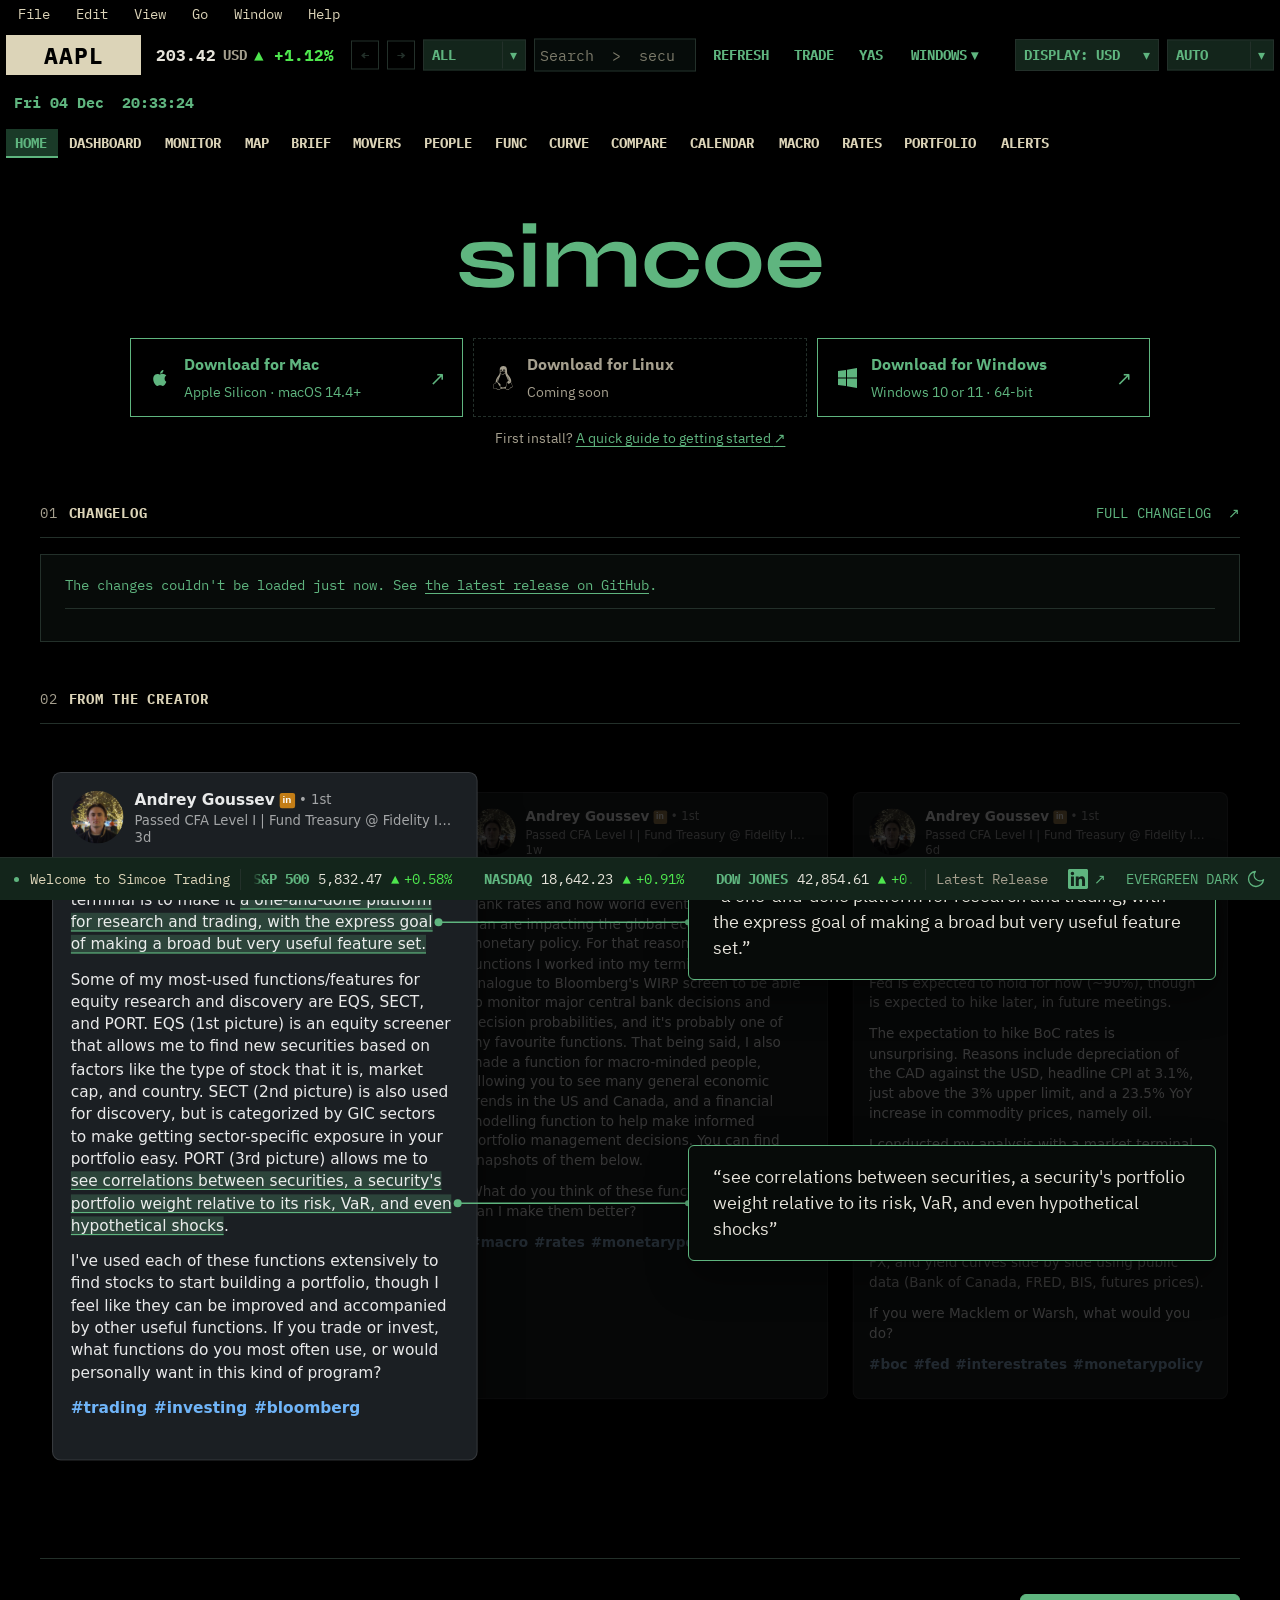
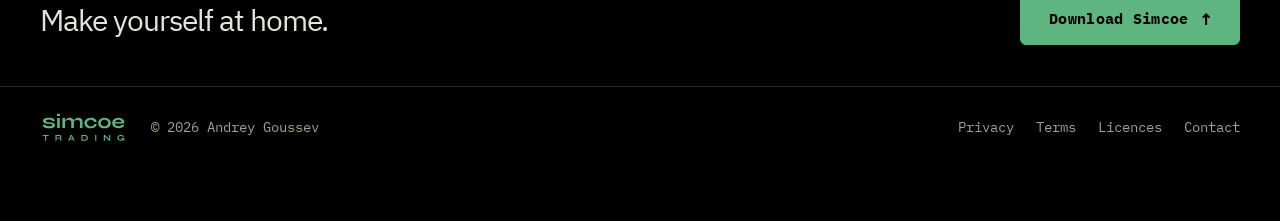
<file: docs/index.html>
<!doctype html>
<html lang="en" data-palette="evergreen" data-theme="dark">
<head>
<meta charset="utf-8">
<meta name="viewport" content="width=device-width, initial-scale=1">
<meta http-equiv="Content-Security-Policy" content="default-src 'self'; script-src 'self'; style-src 'self'; font-src 'self'; img-src 'self' data:; connect-src https://api.github.com; base-uri 'none'; form-action 'none'; object-src 'none'">
<title>Simcoe Trading</title>
<meta name="description" content="Explore an independent market terminal. Research companies, screen equities, and follow your portfolio. Free to download for Mac and Windows.">
<meta name="color-scheme" content="light dark">
<meta name="theme-color" content="#000000">
<link rel="canonical" href="https://simcoetrading.com/">
<meta property="og:type" content="website">
<meta property="og:site_name" content="Simcoe Trading">
<meta property="og:title" content="Simcoe Trading">
<meta property="og:description" content="Explore an independent market terminal. Research companies, screen equities, and follow your portfolio. Free to download for Mac and Windows.">
<meta property="og:url" content="https://simcoetrading.com/">
<meta property="og:image" content="https://simcoetrading.com/og-image.png">
<meta name="twitter:card" content="summary_large_image">
<link rel="icon" href="favicon.svg" type="image/svg+xml">
<link rel="icon" href="favicon-32.png" sizes="32x32" type="image/png">
<link rel="apple-touch-icon" href="apple-touch-icon.png">
<link rel="preload" href="fonts/IBMPlexMono-Regular.woff2" as="font" type="font/woff2" crossorigin>
<link rel="preload" href="fonts/IBMPlexSans-Regular.woff2" as="font" type="font/woff2" crossorigin>
<script src="theme.js"></script>
<link rel="stylesheet" href="site.css?v=682dd5d7be">
<script src="site.js" defer></script>
<script src="chrome.js" type="module"></script>
<script src="terminal.js" type="module"></script>
</head>
<body class="page-index">
<a class="skip" href="#main">Skip to content</a>
<header class="terminal-chrome">
  <nav class="terminal-menubar" aria-label="Application menu">
    <details class="app-menu"><summary>File</summary><div class="app-menu-popup">
      <button type="button" data-chrome-action="account">Account…</button>
      <button type="button" data-chrome-action="quit">Quit</button>
    </div></details>
    <details class="app-menu"><summary>Edit</summary><div class="app-menu-popup">
      <button type="button" data-chrome-action="find">Find in page</button>
      <button type="button" data-chrome-action="command">Go to the command line</button>
    </div></details>
    <details class="app-menu"><summary>View</summary><div class="app-menu-popup">
      <button type="button" data-chrome-action="theme">Theme…</button>
      <hr>
      <button type="button" data-chrome-action="zoom-in">Zoom in</button>
      <button type="button" data-chrome-action="zoom-out">Zoom out</button>
      <button type="button" data-chrome-action="zoom-auto">Auto size (for this screen)</button>
      <hr>
      <button type="button" data-chrome-action="currency">Display currency</button>
      <button type="button" data-chrome-action="sounds">Sounds…</button>
      <hr>
      <button type="button" data-chrome-action="refresh">Refresh now</button>
    </div></details>
    <details class="app-menu"><summary>Go</summary><div class="app-menu-popup">
      <button type="button" data-chrome-action="back">Back</button>
      <button type="button" data-chrome-action="forward">Forward</button>
    </div></details>
    <details class="app-menu"><summary>Window</summary><div class="app-menu-popup">
      <button type="button" data-chrome-action="window-func">New FUNC window</button>
      <button type="button" data-chrome-action="trade">Trade ticket</button>
      <button type="button" data-chrome-action="dock">Dock every window</button>
      <hr>
      <button type="button" data-chrome-action="workspaces">Workspaces</button>
    </div></details>
    <details class="app-menu"><summary>Help</summary><div class="app-menu-popup">
      <button type="button" data-chrome-action="about">About Simcoe Trading</button>
      <button type="button" data-chrome-action="shortcuts">Keyboard shortcuts</button>
      <button type="button" data-chrome-action="guide">Trading guide</button>
      <button type="button" data-chrome-action="updates">Check for updates…</button>
    </div></details>
  </nav>
  <div class="command-bar">
    <a class="context-symbol" href="./" data-context-symbol aria-label="Loaded security; return home">AAPL</a>
    <span class="context-quote" data-context-quote><strong>203.42</strong><small>USD</small><span class="up">▲ +1.12%</span></span>
    <div class="history-controls"><button type="button" data-history="back" aria-label="Go back" title="Go back">←</button><button type="button" data-history="forward" aria-label="Go forward" title="Go forward">→</button></div>
    <label class="terminal-select search-type-control"><span class="sr">Security search type</span><select id="search-type" aria-label="Security search type"><option>ALL</option><option>EQUITY</option><option>ETF</option><option>INDEX</option><option>FX</option><option>CRYPTO</option><option>FUTURE</option><option>BOND</option></select></label>
    <div class="command-search">
      <label class="sr" for="command-input">Search tabs, securities, or functions</label>
      <input id="command-input" type="search" placeholder="Search  &gt;  security (AAPL · TD.TO · MSFT) · or function (EQS · DES · PORT)" autocomplete="off" spellcheck="false" role="combobox" aria-autocomplete="list" aria-expanded="false" aria-controls="command-results">
      <div id="command-results" class="command-results" role="listbox" aria-label="Search results" hidden></div>
    </div>
    <div class="toolbar-actions">
      <button type="button" class="terminal-action" data-chrome-action="refresh">REFRESH</button>
      <button type="button" class="terminal-action" data-chrome-action="trade">TRADE</button>
      <button type="button" class="terminal-action" data-chrome-action="yas">YAS</button>
      <details class="app-menu windows-menu"><summary class="terminal-action">WINDOWS<span aria-hidden="true">▾</span></summary><div class="app-menu-popup" data-windows-menu></div></details>
    </div>
    <label class="terminal-select currency-control"><span class="sr">Display currency</span><select id="display-currency" aria-label="Display currency"><option value="USD">DISPLAY: USD</option><option value="CAD">DISPLAY: CAD</option><option value="EUR">DISPLAY: EUR</option><option value="GBP">DISPLAY: GBP</option><option value="JPY">DISPLAY: JPY</option><option value="CHF">DISPLAY: CHF</option><option value="AUD">DISPLAY: AUD</option></select></label>
    <label class="terminal-select zoom-control"><span class="sr">Interface zoom</span><select id="ui-zoom" aria-label="Interface zoom"><option value="auto">AUTO</option><option value="95">95%</option><option value="100">100%</option><option value="110">110%</option><option value="125">125%</option><option value="150">150%</option></select></label>
    <time class="terminal-clock" data-clock>LOCAL TIME</time>
  </div>
  <nav class="terminal-tabs" aria-label="Terminal pages">
    <a href="./#home" data-view-link="home">HOME</a>
    <a href="./#dashboard" data-view-link="dashboard">DASHBOARD</a>
    <a href="./#monitor" data-view-link="monitor">MONITOR</a>
    <a href="./#map" data-view-link="map">MAP</a>
    <a href="./#brief" data-view-link="brief">BRIEF</a>
    <a href="./#movers" data-view-link="movers">MOVERS</a>
    <a href="./#people" data-view-link="people">PEOPLE</a>
    <a href="./#func" data-view-link="func">FUNC</a>
    <a href="./#curve" data-view-link="curve">CURVE</a>
    <a href="./#compare" data-view-link="compare">COMPARE</a>
    <a href="./#calendar" data-view-link="calendar">CALENDAR</a>
    <a href="./#macro" data-view-link="macro">MACRO</a>
    <a href="./#rates" data-view-link="rates">RATES</a>
    <a href="./#portfolio" data-view-link="portfolio">PORTFOLIO</a>
    <a href="./#alerts" data-view-link="alerts">ALERTS</a>
  </nav>
  <div class="preview-badge" id="preview-badge" role="status" aria-label="App preview notice" hidden>
    <span>THIS IS A PREVIEW OF THE APP</span>
    <a href="./#download" class="preview-badge-btn">DOWNLOAD <span aria-hidden="true">↓</span></a>
  </div>
  <aside class="dashboard-callout" id="dashboard-callout" aria-label="Dashboard preview tip" hidden>
    <svg class="callout-arrow" viewBox="0 0 38 28" width="38" height="28" fill="none" aria-hidden="true">
      <path d="M 30 26 C 22 22, 8 13, 8 5" stroke="currentColor" stroke-width="2" stroke-linecap="round"/>
      <polygon points="8,1 3,7 13,7" fill="currentColor"/>
    </svg>
    <div class="callout-bubble">
      <a href="./#dashboard" class="callout-link">Take a look</a>
      <button type="button" class="callout-close" data-callout-close aria-label="Dismiss">×</button>
    </div>
  </aside>
</header>
<main id="main">
<div class="terminal-workspace" data-workspace>
  <section class="terminal-view home-view" id="home" data-view="home" aria-labelledby="home-heading">
    <div class="home-intro">
      <h1 class="home-wordmark" id="home-heading"><span class="sr">Simcoe Trading</span><svg aria-hidden="true" focusable="false" xmlns="http://www.w3.org/2000/svg" viewBox="-1 -14 247 47"><path d="M0.03 19.91L7.22 19.91C7.68 21.27 8.76 22.38 10.67 23.24C12.84 24.1 15.97 24.53 20.02 24.53C22.71 24.53 24.7 24.39 26.02 24.11C27.24 23.83 28.02 23.42 28.43 22.88C28.81 22.35 29 21.73 29 21.05C29 20.21 28.69 19.57 28.04 19.1C27.34 18.64 26.18 18.27 24.48 17.99C22.67 17.72 20.23 17.46 17.19 17.22C14.2 16.94 11.52 16.6 9.25 16.2C7.41 15.79 6.03 15.26 4.83 14.6C3.63 13.94 2.68 13.1 1.98 12.08C1.27 11.06 0.92 9.81 0.92 8.33C0.92 6.89 1.27 5.61 1.98 4.49C2.68 3.37 3.66 2.43 4.92 1.67C6.17 0.91 7.66 0.33 9.79 -0.07C12.37 -0.47 15.5 -0.67 19.03 -0.67C24.22 -0.67 27.91 -0.24 30.13 0.62C32.09 1.48 33.56 2.68 34.54 4.22C35.53 5.76 36.02 7.53 36.02 9.53L29.07 9.53C28.69 8.05 27.88 6.98 26.54 6.32C25.07 5.66 22.6 5.33 19.03 5.33C15.5 5.33 12.95 5.63 11.34 6.23C9.86 6.84 9.18 7.66 9.18 8.69C9.18 9.53 9.6 10.18 10.48 10.64C11.42 11.1 12.9 11.47 14.99 11.75C17.16 12.03 19.93 12.33 23.19 12.66C25.74 12.98 27.88 13.34 29.56 13.73C30.98 14.13 32.25 14.64 33.37 15.26C34.49 15.88 35.38 16.7 36.04 17.72C36.7 18.74 37.04 20.03 37.04 21.59C37.04 23.51 36.49 25.13 35.39 26.45C34.29 27.78 32.72 28.79 30.68 29.48C28.5 30.18 25 30.53 20.1 30.53C15.57 30.53 11.9 30.26 9.22 29.72C7.12 29.18 5.61 28.48 4.41 27.62C3.21 26.76 2.28 25.84 1.62 24.86C0.96 23.88 0.51 22.95 0.27 22.07C0.03 21.19 -0.05 20.47 0.03 19.91ZM51.91 -13.08L51.91 -6.25L42.85 -6.25L42.85 -13.08L51.91 -13.08ZM43.44 0L51.24 0L51.24 29.81L43.44 29.81L43.44 0ZM59.04 0L66.85 0L66.85 29.81L59.04 29.81L59.04 0ZM80.71 -0.67C82.54 -0.67 84.24 -0.43 85.8 0.05C87.36 0.54 88.72 1.28 89.88 2.28C91.04 3.28 91.93 4.55 92.57 6.09C93.22 7.62 93.54 9.45 93.54 11.58L93.54 29.81L85.74 29.81L85.74 12.95C85.74 10.43 85.13 8.58 83.9 7.41C82.68 6.23 80.68 5.64 77.91 5.64C75.83 5.64 73.94 6.04 72.26 6.84C70.58 7.63 69.22 8.64 68.17 9.86C67.12 11.08 66.52 12.35 66.36 13.67L66.36 10.61C66.56 9.21 67.02 7.85 67.74 6.53C68.46 5.21 69.43 4 70.65 2.9C71.88 1.8 73.33 0.93 75 0.29C76.68 -0.35 78.58 -0.67 80.71 -0.67ZM106.71 -0.67C108.54 -0.67 110.24 -0.43 111.79 0.05C113.35 0.54 114.71 1.28 115.86 2.28C117.02 3.28 117.93 4.55 118.59 6.09C119.25 7.62 119.58 9.45 119.58 11.58L119.58 29.81L111.79 29.81L111.79 12.95C111.79 10.43 111.16 8.58 109.92 7.41C108.67 6.23 106.67 5.64 103.89 5.64C101.81 5.64 99.93 6.04 98.24 6.84C96.55 7.63 95.19 8.64 94.14 9.86C93.1 11.08 92.52 12.35 92.39 13.67L92.39 10.44C92.59 9.11 93.07 7.79 93.83 6.48C94.59 5.16 95.59 3.96 96.83 2.88C98.07 1.79 99.52 0.93 101.18 0.29C102.83 -0.35 104.68 -0.67 106.71 -0.67ZM162.05 18.05C161.85 20.65 161.02 22.89 159.56 24.77C158.1 26.65 156.09 28.08 153.53 29.06C150.97 30.04 147.93 30.53 144.41 30.53C140.73 30.53 137.44 29.94 134.54 28.77C131.64 27.59 129.36 25.85 127.7 23.55C126.04 21.24 125.21 18.4 125.21 15C125.21 11.59 126.04 8.73 127.7 6.41C129.36 4.1 131.64 2.34 134.54 1.13C137.44 -0.07 140.73 -0.67 144.41 -0.67C147.93 -0.67 150.95 -0.18 153.47 0.8C155.99 1.79 157.98 3.2 159.44 5.04C160.9 6.88 161.75 9.09 161.99 11.69L154.85 11.69C154.17 9.69 152.91 8.13 151.07 7.01C149.24 5.89 147.01 5.33 144.41 5.33C142.33 5.33 140.44 5.69 138.74 6.41C137.04 7.14 135.68 8.21 134.66 9.62C133.64 11.04 133.13 12.83 133.13 15C133.13 17.11 133.63 18.88 134.63 20.3C135.63 21.73 136.99 22.79 138.71 23.48C140.43 24.18 142.33 24.53 144.41 24.53C147.21 24.53 149.5 23.97 151.29 22.85C153.07 21.73 154.28 20.13 154.91 18.05L162.05 18.05ZM185.38 30.53C181.63 30.53 178.32 29.93 175.46 28.73C172.59 27.54 170.36 25.79 168.76 23.48C167.16 21.18 166.36 18.35 166.36 15C166.36 11.64 167.16 8.78 168.76 6.45C170.36 4.11 172.59 2.34 175.46 1.13C178.32 -0.07 181.63 -0.67 185.38 -0.67C189.14 -0.67 192.43 -0.07 195.25 1.13C198.08 2.34 200.29 4.11 201.89 6.45C203.49 8.78 204.29 11.64 204.29 15C204.29 18.35 203.49 21.18 201.89 23.48C200.29 25.79 198.08 27.54 195.25 28.73C192.43 29.93 189.14 30.53 185.38 30.53ZM185.38 24.53C187.46 24.53 189.34 24.16 191 23.42C192.66 22.68 193.97 21.6 194.93 20.18C195.88 18.76 196.36 17.03 196.36 15C196.36 12.96 195.88 11.21 194.93 9.74C193.97 8.28 192.67 7.17 191.03 6.41C189.39 5.66 187.5 5.28 185.38 5.28C183.31 5.28 181.43 5.66 179.75 6.41C178.06 7.17 176.73 8.27 175.75 9.71C174.78 11.15 174.29 12.92 174.29 15C174.29 17.03 174.76 18.76 175.72 20.18C176.68 21.6 178 22.68 179.68 23.42C181.37 24.16 183.26 24.53 185.38 24.53ZM237.22 19.91L244.79 19.91C244.46 21.95 243.61 23.77 242.23 25.37C240.85 26.97 238.98 28.23 236.62 29.15C234.26 30.07 231.38 30.53 227.99 30.53C224.19 30.53 220.82 29.92 217.9 28.7C214.98 27.48 212.7 25.71 211.06 23.39C209.42 21.07 208.6 18.27 208.6 15C208.6 11.72 209.4 8.91 211 6.56C212.6 4.22 214.83 2.43 217.69 1.19C220.56 -0.05 223.91 -0.67 227.74 -0.67C231.66 -0.67 234.92 -0.05 237.52 1.19C240.12 2.43 242.06 4.3 243.32 6.8C244.58 9.3 245.1 12.49 244.89 16.38L216.46 16.38C216.66 17.9 217.23 19.28 218.17 20.52C219.11 21.76 220.39 22.73 222.01 23.45C223.63 24.17 225.56 24.53 227.8 24.53C230.28 24.53 232.35 24.1 234.01 23.24C235.67 22.38 236.74 21.27 237.22 19.91ZM227.38 5.28C224.5 5.28 222.17 5.91 220.36 7.16C218.56 8.42 217.4 9.97 216.88 11.81L237.16 11.81C236.96 9.81 236.01 8.22 234.31 7.05C232.61 5.87 230.3 5.28 227.38 5.28ZM0 50.98L17.73 50.98L17.73 53.88L0 53.88L0 50.98ZM7.16 53.52L10.61 53.52L10.61 67.81L7.16 67.81L7.16 53.52ZM38.23 67.81L38.23 50.98L49.66 50.98C50.95 50.98 52.08 51.16 53.04 51.52C54 51.88 54.75 52.44 55.29 53.2C55.83 53.95 56.09 54.92 56.09 56.09C56.09 56.9 55.96 57.58 55.68 58.13C55.4 58.69 55.02 59.14 54.52 59.49C54.03 59.84 53.46 60.11 52.82 60.29C52.18 60.47 51.49 60.59 50.77 60.64L50.41 60.42C51.61 60.42 52.61 60.51 53.39 60.7C54.17 60.88 54.76 61.21 55.15 61.69C55.54 62.17 55.73 62.88 55.73 63.81L55.73 67.81L52.28 67.81L52.28 64.05C52.28 63.4 52.17 62.9 51.94 62.55C51.71 62.19 51.3 61.95 50.73 61.8C50.15 61.66 49.31 61.59 48.22 61.59L41.69 61.59L41.69 67.81L38.23 67.81ZM41.69 58.89L49.66 58.89C50.62 58.89 51.36 58.66 51.88 58.19C52.39 57.72 52.64 57.09 52.64 56.3C52.64 55.54 52.39 54.96 51.88 54.55C51.36 54.15 50.62 53.95 49.66 53.95L41.69 53.95L41.69 58.89ZM80.31 64.14L80.31 61.27L91.44 61.27L91.44 64.14L80.31 64.14ZM76.12 67.81L84.03 50.98L87.78 50.98L95.77 67.81L91.98 67.81L85.08 52.66L86.73 52.66L79.88 67.81L76.12 67.81ZM125.8 50.98C127.68 50.98 129.26 51.21 130.52 51.66C131.79 52.12 132.8 52.73 133.55 53.5C134.31 54.27 134.85 55.16 135.17 56.16C135.49 57.17 135.66 58.23 135.66 59.34C135.66 60.45 135.48 61.51 135.12 62.53C134.76 63.55 134.19 64.46 133.42 65.25C132.65 66.04 131.64 66.67 130.38 67.12C129.13 67.58 127.6 67.81 125.8 67.81L116.17 67.81L116.17 50.98L125.8 50.98ZM119.62 64.84L125.72 64.84C126.97 64.84 128.01 64.69 128.83 64.39C129.65 64.09 130.3 63.68 130.79 63.16C131.27 62.64 131.62 62.05 131.83 61.39C132.04 60.73 132.14 60.05 132.14 59.34C132.14 58.62 132.04 57.95 131.83 57.3C131.62 56.66 131.27 56.09 130.79 55.59C130.3 55.09 129.65 54.7 128.83 54.4C128.01 54.1 126.97 53.95 125.72 53.95L119.62 53.95L119.62 64.84ZM157.5 50.98L160.95 50.98L160.95 67.81L157.5 67.81L157.5 50.98ZM200.47 64.38L199.38 64.83L199.38 50.98L202.83 50.98L202.83 67.81L199.38 67.81L185.78 54.53L186.86 54.08L186.86 67.81L183.41 67.81L183.41 50.98L186.86 50.98L200.47 64.38ZM234.48 68.16C232.92 68.16 231.51 67.97 230.26 67.61C229 67.24 227.92 66.7 227.01 65.97C226.1 65.24 225.4 64.34 224.91 63.27C224.43 62.19 224.19 60.95 224.19 59.55C224.19 58.12 224.44 56.86 224.95 55.76C225.46 54.66 226.19 53.73 227.14 52.97C228.09 52.21 229.22 51.63 230.52 51.24C231.83 50.85 233.28 50.66 234.88 50.66C236.77 50.66 238.4 50.92 239.77 51.45C241.13 51.97 242.21 52.71 243 53.66C243.79 54.62 244.24 55.76 244.34 57.08L241.02 57.08C240.79 56.38 240.42 55.78 239.91 55.27C239.4 54.76 238.72 54.36 237.89 54.07C237.06 53.78 236.05 53.64 234.88 53.64C233.36 53.64 232.08 53.88 231.02 54.37C229.95 54.85 229.14 55.54 228.59 56.42C228.03 57.31 227.75 58.35 227.75 59.55C227.75 60.7 227.99 61.7 228.48 62.55C228.96 63.39 229.71 64.04 230.73 64.48C231.74 64.93 233.04 65.16 234.61 65.16C235.83 65.16 236.9 65 237.83 64.68C238.76 64.36 239.53 63.93 240.16 63.38C240.78 62.84 241.22 62.22 241.48 61.55L242.83 61.05C242.61 63.29 241.77 65.03 240.3 66.28C238.83 67.53 236.89 68.16 234.48 68.16ZM241.95 67.81C241.95 67.27 241.99 66.65 242.05 65.95C242.12 65.26 242.21 64.55 242.31 63.83C242.42 63.11 242.51 62.44 242.59 61.83L234.91 61.83L234.91 59.62L244.94 59.62L244.94 67.81L241.95 67.81Z" fill="currentColor"/></svg>
</h1>
      <div class="hero-downloads dl-row" id="download">
        <a class="download-button alt" data-dl="windows" href="https://github.com/sparnglbarngl-lab/simcoe-trading/releases/latest"><svg class="platform-icon" viewBox="0 0 24 24" fill="currentColor" aria-hidden="true"><path d="m3 5 8-1.1v7.6H3V5Zm9-1.3L22 2v9.5H12V3.7ZM3 12.5h8v7.6L3 19v-6.5Zm9 0h10V22l-10-1.7v-7.8Z"/></svg><span><strong>Download for Windows</strong><small data-dl-sub="windows">Windows 10 or 11 · 64-bit</small></span><span class="download-arrow" aria-hidden="true">↗</span></a>
        <a class="download-button" data-dl="mac" href="https://github.com/sparnglbarngl-lab/simcoe-trading/releases/latest"><svg class="platform-icon" viewBox="0 0 24 24" fill="currentColor" aria-hidden="true"><path d="M16.6 12.7c0-2 1.6-3 1.7-3.1-1-1.5-2.6-1.7-3.2-1.7-1.3-.2-2.5.7-3.2.7-.6 0-1.6-.7-2.6-.6-1.4 0-2.7.8-3.4 2-1.4 2.4-.4 6 1 8 .7 1 1.4 2 2.5 1.9 1-.1 1.4-.6 2.7-.6 1.2 0 1.6.6 2.7.6 1.1 0 1.8-1 2.4-1.9.8-1.1 1.1-2.2 1.1-2.3-.1 0-1.7-.7-1.7-3ZM14.6 6.6c.5-.7.9-1.6.8-2.6-.8 0-1.8.6-2.4 1.2-.5.6-1 1.6-.9 2.5.9.1 1.9-.4 2.5-1.1Z"/></svg><span><strong>Download for Mac</strong><small data-dl-sub="mac">Apple Silicon · macOS 14.4+</small></span><span class="download-arrow" aria-hidden="true">↗</span></a>
        <!-- Tux icon: Simple Icons, CC0. https://simpleicons.org/ -->
        <span class="download-button alt is-soon" data-dl="linux"><svg class="platform-icon" viewBox="0 0 24 24" fill="currentColor" aria-hidden="true"><path d="M12.504 0c-.155 0-.315.008-.48.021-4.226.333-3.105 4.807-3.17 6.298-.076 1.092-.3 1.953-1.05 3.02-.885 1.051-2.127 2.75-2.716 4.521-.278.832-.41 1.684-.287 2.489a.424.424 0 00-.11.135c-.26.268-.45.6-.663.839-.199.199-.485.267-.797.4-.313.136-.658.269-.864.68-.09.189-.136.394-.132.602 0 .199.027.4.055.536.058.399.116.728.04.97-.249.68-.28 1.145-.106 1.484.174.334.535.47.94.601.81.2 1.91.135 2.774.6.926.466 1.866.67 2.616.47.526-.116.97-.464 1.208-.946.587-.003 1.23-.269 2.26-.334.699-.058 1.574.267 2.577.2.025.134.063.198.114.333l.003.003c.391.778 1.113 1.132 1.884 1.071.771-.06 1.592-.536 2.257-1.306.631-.765 1.683-1.084 2.378-1.503.348-.199.629-.469.649-.853.023-.4-.2-.811-.714-1.376v-.097l-.003-.003c-.17-.2-.25-.535-.338-.926-.085-.401-.182-.786-.492-1.046h-.003c-.059-.054-.123-.067-.188-.135a.357.357 0 00-.19-.064c.431-1.278.264-2.55-.173-3.694-.533-1.41-1.465-2.638-2.175-3.483-.796-1.005-1.576-1.957-1.56-3.368.026-2.152.236-6.133-3.544-6.139zm.529 3.405h.013c.213 0 .396.062.584.198.19.135.33.332.438.533.105.259.158.459.166.724 0-.02.006-.04.006-.06v.105a.086.086 0 01-.004-.021l-.004-.024a1.807 1.807 0 01-.15.706.953.953 0 01-.213.335.71.71 0 00-.088-.042c-.104-.045-.198-.064-.284-.133a1.312 1.312 0 00-.22-.066c.05-.06.146-.133.183-.198.053-.128.082-.264.088-.402v-.02a1.21 1.21 0 00-.061-.4c-.045-.134-.101-.2-.183-.333-.084-.066-.167-.132-.267-.132h-.016c-.093 0-.176.03-.262.132a.8.8 0 00-.205.334 1.18 1.18 0 00-.09.4v.019c.002.089.008.179.02.267-.193-.067-.438-.135-.607-.202a1.635 1.635 0 01-.018-.2v-.02a1.772 1.772 0 01.15-.768c.082-.22.232-.406.43-.533a.985.985 0 01.594-.2zm-2.962.059h.036c.142 0 .27.048.399.135.146.129.264.288.344.465.09.199.14.4.153.667v.004c.007.134.006.2-.002.266v.08c-.03.007-.056.018-.083.024-.152.055-.274.135-.393.2.012-.09.013-.18.003-.267v-.015c-.012-.133-.04-.2-.082-.333a.613.613 0 00-.166-.267.248.248 0 00-.183-.064h-.021c-.071.006-.13.04-.186.132a.552.552 0 00-.12.27.944.944 0 00-.023.33v.015c.012.135.037.2.08.334.046.134.098.2.166.268.01.009.02.018.034.024-.07.057-.117.07-.176.136a.304.304 0 01-.131.068 2.62 2.62 0 01-.275-.402 1.772 1.772 0 01-.155-.667 1.759 1.759 0 01.08-.668 1.43 1.43 0 01.283-.535c.128-.133.26-.2.418-.2zm1.37 1.706c.332 0 .733.065 1.216.399.293.2.523.269 1.052.468h.003c.255.136.405.266.478.399v-.131a.571.571 0 01.016.47c-.123.31-.516.643-1.063.842v.002c-.268.135-.501.333-.775.465-.276.135-.588.292-1.012.267a1.139 1.139 0 01-.448-.067 3.566 3.566 0 01-.322-.198c-.195-.135-.363-.332-.612-.465v-.005h-.005c-.4-.246-.616-.512-.686-.71-.07-.268-.005-.47.193-.6.224-.135.38-.271.483-.336.104-.074.143-.102.176-.131h.002v-.003c.169-.202.436-.47.839-.601.139-.036.294-.065.466-.065zm2.8 2.142c.358 1.417 1.196 3.475 1.735 4.473.286.534.855 1.659 1.102 3.024.156-.005.33.018.513.064.646-1.671-.546-3.467-1.089-3.966-.22-.2-.232-.335-.123-.335.59.534 1.365 1.572 1.646 2.757.13.535.16 1.104.021 1.67.067.028.135.06.205.067 1.032.534 1.413.938 1.23 1.537v-.043c-.06-.003-.12 0-.18 0h-.016c.151-.467-.182-.825-1.065-1.224-.915-.4-1.646-.336-1.77.465-.008.043-.013.066-.018.135-.068.023-.139.053-.209.064-.43.268-.662.669-.793 1.187-.13.533-.17 1.156-.205 1.869v.003c-.02.334-.17.838-.319 1.35-1.5 1.072-3.58 1.538-5.348.334a2.645 2.645 0 00-.402-.533 1.45 1.45 0 00-.275-.333c.182 0 .338-.03.465-.067a.615.615 0 00.314-.334c.108-.267 0-.697-.345-1.163-.345-.467-.931-.995-1.788-1.521-.63-.4-.986-.87-1.15-1.396-.165-.534-.143-1.085-.015-1.645.245-1.07.873-2.11 1.274-2.763.107-.065.037.135-.408.974-.396.751-1.14 2.497-.122 3.854a8.123 8.123 0 01.647-2.876c.564-1.278 1.743-3.504 1.836-5.268.048.036.217.135.289.202.218.133.38.333.59.465.21.201.477.335.876.335.039.003.075.006.11.006.412 0 .73-.134.997-.268.29-.134.52-.334.74-.4h.005c.467-.135.835-.402 1.044-.7zm2.185 8.958c.037.6.343 1.245.882 1.377.588.134 1.434-.333 1.791-.765l.211-.01c.315-.007.577.01.847.268l.003.003c.208.199.305.53.391.876.085.4.154.78.409 1.066.486.527.645.906.636 1.14l.003-.007v.018l-.003-.012c-.015.262-.185.396-.498.595-.63.401-1.746.712-2.457 1.57-.618.737-1.37 1.14-2.036 1.191-.664.053-1.237-.2-1.574-.898l-.005-.003c-.21-.4-.12-1.025.056-1.69.176-.668.428-1.344.463-1.897.037-.714.076-1.335.195-1.814.12-.465.308-.797.641-.984l.045-.022zm-10.814.049h.01c.053 0 .105.005.157.014.376.055.706.333 1.023.752l.91 1.664.003.003c.243.533.754 1.064 1.189 1.637.434.598.77 1.131.729 1.57v.006c-.057.744-.48 1.148-1.125 1.294-.645.135-1.52.002-2.395-.464-.968-.536-2.118-.469-2.857-.602-.369-.066-.61-.2-.723-.4-.11-.2-.113-.602.123-1.23v-.004l.002-.003c.117-.334.03-.752-.027-1.118-.055-.401-.083-.71.043-.94.16-.334.396-.4.69-.533.294-.135.64-.202.915-.47h.002v-.002c.256-.268.445-.601.668-.838.19-.201.38-.336.663-.336zm7.159-9.074c-.435.201-.945.535-1.488.535-.542 0-.97-.267-1.28-.466-.154-.134-.28-.268-.373-.335-.164-.134-.144-.333-.074-.333.109.016.129.134.199.2.096.066.215.2.36.333.292.2.68.467 1.167.467.485 0 1.053-.267 1.398-.466.195-.135.445-.334.648-.467.156-.136.149-.267.279-.267.128.016.034.134-.147.332a8.097 8.097 0 01-.69.468zm-1.082-1.583V5.64c-.006-.02.013-.042.029-.05.074-.043.18-.027.26.004.063 0 .16.067.15.135-.006.049-.085.066-.135.066-.055 0-.092-.043-.141-.068-.052-.018-.146-.008-.163-.065zm-.551 0c-.02.058-.113.049-.166.066-.047.025-.086.068-.14.068-.05 0-.13-.02-.136-.068-.01-.066.088-.133.15-.133.08-.031.184-.047.259-.005.019.009.036.03.03.05v.02h.003z"/></svg><span><strong>Download for Linux</strong><small>Coming soon</small></span></span>
      </div>
      <p class="first-install" data-dl-show="macintel" hidden>Intel Mac? <a data-dl="macintel" href="https://github.com/sparnglbarngl-lab/simcoe-trading/releases/latest">Download for Intel Mac <span aria-hidden="true">↓</span></a></p>
      <p class="first-install">First install? <a href="install.html">A quick guide to getting started <span aria-hidden="true">↗</span></a></p>
    </div>

    <section class="home-section updates-section" aria-labelledby="updates-heading">
      <div class="section-rule"><h2 id="updates-heading"><span class="section-index">01</span> CHANGELOG</h2><a href="whats-new.html">FULL CHANGELOG <span aria-hidden="true">↗</span></a></div>
      <div class="release-feed" data-notes="latest" data-limit="4"><p class="release-feed-label">RELEASE NOTES</p><p>The latest improvements, fixes, and new functions are listed in the changelog.</p><a href="whats-new.html">Read what's new <span aria-hidden="true">↗</span></a></div>
    </section>

    <section class="home-section creator-section" aria-labelledby="creator-heading" data-creator-spotlight>
      <div class="section-rule">
        <h2 id="creator-heading"><span class="section-index">02</span> FROM THE CREATOR</h2>
      </div>
      <div class="creator-posts" data-creator-stage>
        <article class="creator-post linkedin-post" aria-label="Andrey Goussev’s LinkedIn post">
          <header class="li-header">
            <div class="li-author-row">
              <div class="li-avatar-wrap">
                <img class="li-avatar-img" src="images/andrey-goussev.jpg" alt="Andrey Goussev" width="48" height="48" loading="lazy" decoding="async">
              </div>
              <div class="li-author-details">
                <div class="li-name-line">
                  <a class="li-author-name" href="https://www.linkedin.com/in/andrey-goussev/" target="_blank" rel="noopener noreferrer">Andrey Goussev</a>
                  <span class="li-in-badge" aria-label="LinkedIn">in</span>
                  <span class="li-degree">• 1st</span>
                </div>
                <div class="li-headline">Passed CFA Level I | Fund Treasury @ Fidelity Investments Canada | ...</div>
                <div class="li-time">3d</div>
              </div>
            </div>
          </header>
          <div class="li-content">
            <p>My vision for building a Bloomberg-like trading terminal is to make it <span class="creator-quote-source" data-creator-quote>a one-and-done platform for research and trading, with the express goal of making a broad but very useful feature set.</span></p>
            <p>Some of my most-used functions/features for equity research and discovery are EQS, SECT, and PORT. EQS (1st picture) is an equity screener that allows me to find new securities based on factors like the type of stock that it is, market cap, and country. SECT (2nd picture) is also used for discovery, but is categorized by GIC sectors to make getting sector-specific exposure in your portfolio easy. PORT (3rd picture) allows me to <span class="creator-quote-source" data-creator-quote>see correlations between securities, a security's portfolio weight relative to its risk, VaR, and even hypothetical shocks</span>.</p>
            <p>I've used each of these functions extensively to find stocks to start building a portfolio, though I feel like they can be improved and accompanied by other useful functions. If you trade or invest, what functions do you most often use, or would personally want in this kind of program?</p>
            <div class="li-tags">
              <a href="https://www.linkedin.com/feed/update/urn:li:activity:7519501861910147072/" target="_blank" rel="noopener noreferrer">#trading</a>
              <a href="https://www.linkedin.com/feed/update/urn:li:activity:7519501861910147072/" target="_blank" rel="noopener noreferrer">#investing</a>
              <a href="https://www.linkedin.com/feed/update/urn:li:activity:7519501861910147072/" target="_blank" rel="noopener noreferrer">#bloomberg</a>
            </div>
          </div>
        </article>
        <article class="creator-post linkedin-post" aria-label="Andrey Goussev’s LinkedIn post">
          <header class="li-header">
            <div class="li-author-row">
              <div class="li-avatar-wrap">
                <img class="li-avatar-img" src="images/andrey-goussev.jpg" alt="Andrey Goussev" width="48" height="48" loading="lazy" decoding="async">
              </div>
              <div class="li-author-details">
                <div class="li-name-line">
                  <a class="li-author-name" href="https://www.linkedin.com/in/andrey-goussev/" target="_blank" rel="noopener noreferrer">Andrey Goussev</a>
                  <span class="li-in-badge" aria-label="LinkedIn">in</span>
                  <span class="li-degree">• 1st</span>
                </div>
                <div class="li-headline">Passed CFA Level I | Fund Treasury @ Fidelity Investments Canada | ...</div>
                <div class="li-time">1w</div>
              </div>
            </div>
          </header>
          <div class="li-content">
            <p>After working at RBC, I started looking more at bank rates and how world events like the war in Iran are impacting the global economy and monetary policy. For that reason, one of the first functions I worked into my terminal was <span class="creator-quote-source" data-creator-quote>an analogue to Bloomberg's WIRP screen to be able to monitor major central bank decisions and decision probabilities</span>, and it's probably one of my favourite functions. That being said, I also made a function for macro-minded people, allowing you to see many general economic trends in the US and Canada, and <span class="creator-quote-source" data-creator-quote>a financial modelling function to help make informed portfolio management decisions</span>. You can find snapshots of them below.</p>
            <p>What do you think of these functions, and how can I make them better?</p>
            <div class="li-tags">
              <a href="https://www.linkedin.com/feed/update/urn:li:ugcPost:7519501861112946688/" target="_blank" rel="noopener noreferrer">#macro</a>
              <a href="https://www.linkedin.com/feed/update/urn:li:ugcPost:7519501861112946688/" target="_blank" rel="noopener noreferrer">#rates</a>
              <a href="https://www.linkedin.com/feed/update/urn:li:ugcPost:7519501861112946688/" target="_blank" rel="noopener noreferrer">#monetarypolicy</a>
            </div>
          </div>
        </article>
        <article class="creator-post linkedin-post" aria-label="Andrey Goussev’s LinkedIn post">
          <header class="li-header">
            <div class="li-author-row">
              <div class="li-avatar-wrap">
                <img class="li-avatar-img" src="images/andrey-goussev.jpg" alt="Andrey Goussev" width="48" height="48" loading="lazy" decoding="async">
              </div>
              <div class="li-author-details">
                <div class="li-name-line">
                  <a class="li-author-name" href="https://www.linkedin.com/in/andrey-goussev/" target="_blank" rel="noopener noreferrer">Andrey Goussev</a>
                  <span class="li-in-badge" aria-label="LinkedIn">in</span>
                  <span class="li-degree">• 1st</span>
                </div>
                <div class="li-headline">Passed CFA Level I | Fund Treasury @ Fidelity Investments Canada | ...</div>
                <div class="li-time">6d</div>
              </div>
            </div>
          </header>
          <div class="li-content">
            <p>The Bank of Canada and the Fed are both meeting tomorrow, 4 hours apart (BoC at 9:45am/Fed at 2:00pm). The BoC is priced in to hike the central bank rate +25bps to 2.5% (~79%), seeing its first hike since July 2023. The Fed is expected to hold for now (~90%), though is expected to hike later, in future meetings.</p>
            <p>The expectation to hike BoC rates is unsurprising. Reasons include depreciation of the CAD against the USD, headline CPI at 3.1%, just above the 3% upper limit, and a 23.5% YoY increase in commodity prices, namely oil.</p>
            <p>I conducted my analysis with a market terminal I'm building. <span class="creator-quote-source" data-creator-quote>Its RATES screen lets me price implied central bank rate paths and hike probabilities directly from futures and T-bill curves</span>, while <span class="creator-quote-source" data-creator-quote>MACRO and CURVE let me compare US and Canadian inflation, commodity prices, FX, and yield curves side by side</span> using public data (Bank of Canada, FRED, BIS, futures prices).</p>
            <p>If you were Macklem or Warsh, what would you do?</p>
            <div class="li-tags">
              <a href="https://www.linkedin.com/in/andrey-goussev/" target="_blank" rel="noopener noreferrer">#boc</a>
              <a href="https://www.linkedin.com/in/andrey-goussev/" target="_blank" rel="noopener noreferrer">#fed</a>
              <a href="https://www.linkedin.com/in/andrey-goussev/" target="_blank" rel="noopener noreferrer">#interestrates</a>
              <a href="https://www.linkedin.com/in/andrey-goussev/" target="_blank" rel="noopener noreferrer">#monetarypolicy</a>
            </div>
          </div>
        </article>
        <svg class="creator-connector" data-creator-connector aria-hidden="true" focusable="false" hidden>
          <g data-creator-branch="0">
            <path data-creator-path></path>
            <circle data-creator-origin r="4"></circle>
            <circle data-creator-end r="3"></circle>
          </g>
          <g data-creator-branch="1">
            <path data-creator-path></path>
            <circle data-creator-origin r="4"></circle>
            <circle data-creator-end r="3"></circle>
          </g>
        </svg>
        <figure class="creator-quote" data-creator-callout="0" hidden>
          <blockquote><p data-creator-excerpt></p></blockquote>
        </figure>
        <figure class="creator-quote" data-creator-callout="1" hidden>
          <blockquote><p data-creator-excerpt></p></blockquote>
        </figure>
      </div>
    </section>
    <section class="home-section start-section" aria-labelledby="start-heading"><h2 id="start-heading">Make yourself at home.</h2><a class="action-button primary" href="#download">Download Simcoe <span aria-hidden="true">↑</span></a></section>
    <noscript><p class="noscript-note">Download links, posts, and help work without JavaScript. Enable JavaScript to switch between desktop app screenshots.</p></noscript>
  </section>
  <section class="terminal-view demo-view" id="dashboard" data-view="dashboard" aria-label="Dashboard application screenshot" hidden>
    <div class="app-snapshot">
      <div class="app-snapshot-viewport" role="region" aria-label="Dashboard desktop screenshot" tabindex="0">
        <picture>
          <source data-app-theme="evergreen-light" media="not all" srcset="images/app/dashboard-evergreen.png">
          <source data-app-theme="amber-dark" media="not all" srcset="images/app/dashboard-amber.png">
          <source data-app-theme="amber-light" media="not all" srcset="images/app/dashboard-amber-light.png">
          <img src="images/app/dashboard-evergreen-dark.png" alt="The Dashboard tab in the Simcoe Trading desktop application." width="1908" height="1020" loading="lazy" decoding="async">
        </picture>
      </div>
    </div>
  </section>
  <section class="terminal-view demo-view" id="monitor" data-view="monitor" aria-label="Market monitor application screenshot" hidden>
    <div class="app-snapshot">
      <div class="app-snapshot-viewport" role="region" aria-label="Market monitor desktop screenshot" tabindex="0">
        <picture>
          <source data-app-theme="evergreen-light" media="not all" srcset="images/app/monitor-evergreen.png">
          <source data-app-theme="amber-dark" media="not all" srcset="images/app/monitor-amber.png">
          <source data-app-theme="amber-light" media="not all" srcset="images/app/monitor-amber-light.png">
          <img src="images/app/monitor-evergreen-dark.png" alt="The Market monitor tab in the Simcoe Trading desktop application." width="1908" height="1020" loading="lazy" decoding="async">
        </picture>
      </div>
    </div>
  </section>
  <section class="terminal-view demo-view" id="map" data-view="map" aria-label="World markets application screenshot" hidden>
    <div class="app-snapshot">
      <div class="app-snapshot-viewport" role="region" aria-label="World markets desktop screenshot" tabindex="0">
        <picture>
          <source data-app-theme="evergreen-light" media="not all" srcset="images/app/map-evergreen.png">
          <source data-app-theme="amber-dark" media="not all" srcset="images/app/map-amber.png">
          <source data-app-theme="amber-light" media="not all" srcset="images/app/map-amber-light.png">
          <img src="images/app/map-evergreen-dark.png" alt="The World markets tab in the Simcoe Trading desktop application." width="1908" height="1020" loading="lazy" decoding="async">
        </picture>
      </div>
    </div>
  </section>
  <section class="terminal-view demo-view" id="brief" data-view="brief" aria-label="Market brief application screenshot" hidden>
    <div class="app-snapshot">
      <div class="app-snapshot-viewport" role="region" aria-label="Market brief desktop screenshot" tabindex="0">
        <picture>
          <source data-app-theme="evergreen-light" media="not all" srcset="images/app/brief-evergreen.png">
          <source data-app-theme="amber-dark" media="not all" srcset="images/app/brief-amber.png">
          <source data-app-theme="amber-light" media="not all" srcset="images/app/brief-amber-light.png">
          <img src="images/app/brief-evergreen-dark.png" alt="The Market brief tab in the Simcoe Trading desktop application." width="1908" height="1020" loading="lazy" decoding="async">
        </picture>
      </div>
    </div>
  </section>
  <section class="terminal-view demo-view" id="movers" data-view="movers" aria-label="Market movers application screenshot" hidden>
    <div class="app-snapshot">
      <div class="app-snapshot-viewport" role="region" aria-label="Market movers desktop screenshot" tabindex="0">
        <picture>
          <source data-app-theme="evergreen-light" media="not all" srcset="images/app/movers-evergreen.png">
          <source data-app-theme="amber-dark" media="not all" srcset="images/app/movers-amber.png">
          <source data-app-theme="amber-light" media="not all" srcset="images/app/movers-amber-light.png">
          <img src="images/app/movers-evergreen-dark.png" alt="The Market movers tab in the Simcoe Trading desktop application." width="1908" height="1020" loading="lazy" decoding="async">
        </picture>
      </div>
    </div>
  </section>
  <section class="terminal-view demo-view" id="people" data-view="people" aria-label="Ownership and filings application screenshot" hidden>
    <div class="app-snapshot">
      <div class="app-snapshot-viewport" role="region" aria-label="Ownership and filings desktop screenshot" tabindex="0">
        <picture>
          <source data-app-theme="evergreen-light" media="not all" srcset="images/app/people-evergreen.png">
          <source data-app-theme="amber-dark" media="not all" srcset="images/app/people-amber.png">
          <source data-app-theme="amber-light" media="not all" srcset="images/app/people-amber-light.png">
          <img src="images/app/people-evergreen-dark.png" alt="The Ownership and filings tab in the Simcoe Trading desktop application." width="1908" height="1020" loading="lazy" decoding="async">
        </picture>
      </div>
    </div>
  </section>
  <section class="terminal-view demo-view" id="func" data-view="func" aria-label="Security research application screenshot" hidden>
    <div class="app-snapshot">
      <div class="app-snapshot-viewport" role="region" aria-label="Security research desktop screenshot" tabindex="0">
        <picture>
          <source data-app-theme="evergreen-light" media="not all" srcset="images/app/func-evergreen.png">
          <source data-app-theme="amber-dark" media="not all" srcset="images/app/func-amber.png">
          <source data-app-theme="amber-light" media="not all" srcset="images/app/func-amber-light.png">
          <img src="images/app/func-evergreen-dark.png" alt="The Security research tab in the Simcoe Trading desktop application." width="1908" height="1020" loading="lazy" decoding="async">
        </picture>
      </div>
    </div>
  </section>
  <section class="terminal-view demo-view" id="curve" data-view="curve" aria-label="Yield curve application screenshot" hidden>
    <div class="app-snapshot">
      <div class="app-snapshot-viewport" role="region" aria-label="Yield curve desktop screenshot" tabindex="0">
        <picture>
          <source data-app-theme="evergreen-light" media="not all" srcset="images/app/curve-evergreen.png">
          <source data-app-theme="amber-dark" media="not all" srcset="images/app/curve-amber.png">
          <source data-app-theme="amber-light" media="not all" srcset="images/app/curve-amber-light.png">
          <img src="images/app/curve-evergreen-dark.png" alt="The Yield curve tab in the Simcoe Trading desktop application." width="1908" height="1020" loading="lazy" decoding="async">
        </picture>
      </div>
    </div>
  </section>
  <section class="terminal-view demo-view" id="compare" data-view="compare" aria-label="Security comparison application screenshot" hidden>
    <div class="app-snapshot">
      <div class="app-snapshot-viewport" role="region" aria-label="Security comparison desktop screenshot" tabindex="0">
        <picture>
          <source data-app-theme="evergreen-light" media="not all" srcset="images/app/compare-evergreen.png">
          <source data-app-theme="amber-dark" media="not all" srcset="images/app/compare-amber.png">
          <source data-app-theme="amber-light" media="not all" srcset="images/app/compare-amber-light.png">
          <img src="images/app/compare-evergreen-dark.png" alt="The Security comparison tab in the Simcoe Trading desktop application." width="1908" height="1020" loading="lazy" decoding="async">
        </picture>
      </div>
    </div>
  </section>
  <section class="terminal-view demo-view" id="calendar" data-view="calendar" aria-label="Economic calendar application screenshot" hidden>
    <div class="app-snapshot">
      <div class="app-snapshot-viewport" role="region" aria-label="Economic calendar desktop screenshot" tabindex="0">
        <picture>
          <source data-app-theme="evergreen-light" media="not all" srcset="images/app/calendar-evergreen.png">
          <source data-app-theme="amber-dark" media="not all" srcset="images/app/calendar-amber.png">
          <source data-app-theme="amber-light" media="not all" srcset="images/app/calendar-amber-light.png">
          <img src="images/app/calendar-evergreen-dark.png" alt="The Economic calendar tab in the Simcoe Trading desktop application." width="1908" height="1020" loading="lazy" decoding="async">
        </picture>
      </div>
    </div>
  </section>
  <section class="terminal-view demo-view" id="macro" data-view="macro" aria-label="Macroeconomic research application screenshot" hidden>
    <div class="app-snapshot">
      <div class="app-snapshot-viewport" role="region" aria-label="Macroeconomic research desktop screenshot" tabindex="0">
        <picture>
          <source data-app-theme="evergreen-light" media="not all" srcset="images/app/macro-evergreen.png">
          <source data-app-theme="amber-dark" media="not all" srcset="images/app/macro-amber.png">
          <source data-app-theme="amber-light" media="not all" srcset="images/app/macro-amber-light.png">
          <img src="images/app/macro-evergreen-dark.png" alt="The Macroeconomic research tab in the Simcoe Trading desktop application." width="1908" height="1020" loading="lazy" decoding="async">
        </picture>
      </div>
    </div>
  </section>
  <section class="terminal-view demo-view" id="rates" data-view="rates" aria-label="Central bank rates application screenshot" hidden>
    <div class="app-snapshot">
      <div class="app-snapshot-viewport" role="region" aria-label="Central bank rates desktop screenshot" tabindex="0">
        <picture>
          <source data-app-theme="evergreen-light" media="not all" srcset="images/app/rates-evergreen.png">
          <source data-app-theme="amber-dark" media="not all" srcset="images/app/rates-amber.png">
          <source data-app-theme="amber-light" media="not all" srcset="images/app/rates-amber-light.png">
          <img src="images/app/rates-evergreen-dark.png" alt="The Central bank rates tab in the Simcoe Trading desktop application." width="1908" height="1020" loading="lazy" decoding="async">
        </picture>
      </div>
    </div>
  </section>
  <section class="terminal-view demo-view" id="portfolio" data-view="portfolio" aria-label="Portfolio analytics application screenshot" hidden>
    <div class="app-snapshot">
      <div class="app-snapshot-viewport" role="region" aria-label="Portfolio analytics desktop screenshot" tabindex="0">
        <picture>
          <source data-app-theme="evergreen-light" media="not all" srcset="images/app/portfolio-evergreen.png">
          <source data-app-theme="amber-dark" media="not all" srcset="images/app/portfolio-amber.png">
          <source data-app-theme="amber-light" media="not all" srcset="images/app/portfolio-amber-light.png">
          <img src="images/app/portfolio-evergreen-dark.png" alt="The Portfolio analytics tab in the Simcoe Trading desktop application." width="1908" height="1020" loading="lazy" decoding="async">
        </picture>
      </div>
    </div>
  </section>
  <section class="terminal-view demo-view" id="alerts" data-view="alerts" aria-label="Price alerts application screenshot" hidden>
    <div class="app-snapshot">
      <div class="app-snapshot-viewport" role="region" aria-label="Price alerts desktop screenshot" tabindex="0">
        <picture>
          <source data-app-theme="evergreen-light" media="not all" srcset="images/app/alerts-evergreen.png">
          <source data-app-theme="amber-dark" media="not all" srcset="images/app/alerts-amber.png">
          <source data-app-theme="amber-light" media="not all" srcset="images/app/alerts-amber-light.png">
          <img src="images/app/alerts-evergreen-dark.png" alt="The Price alerts tab in the Simcoe Trading desktop application." width="1908" height="1020" loading="lazy" decoding="async">
        </picture>
      </div>
    </div>
  </section>
</div>

</main>
<footer class="site-footer">
  <div class="footer-identity"><a href="./" aria-label="Simcoe Trading home"><svg aria-hidden="true" focusable="false" xmlns="http://www.w3.org/2000/svg" viewBox="-8.12 -21.2 261.19 97.48"><path d="M0.03 19.91L7.22 19.91C7.68 21.27 8.76 22.38 10.67 23.24C12.84 24.1 15.97 24.53 20.02 24.53C22.71 24.53 24.7 24.39 26.02 24.11C27.24 23.83 28.02 23.42 28.43 22.88C28.81 22.35 29 21.73 29 21.05C29 20.21 28.69 19.57 28.04 19.1C27.34 18.64 26.18 18.27 24.48 17.99C22.67 17.72 20.23 17.46 17.19 17.22C14.2 16.94 11.52 16.6 9.25 16.2C7.41 15.79 6.03 15.26 4.83 14.6C3.63 13.94 2.68 13.1 1.98 12.08C1.27 11.06 0.92 9.81 0.92 8.33C0.92 6.89 1.27 5.61 1.98 4.49C2.68 3.37 3.66 2.43 4.92 1.67C6.17 0.91 7.66 0.33 9.79 -0.07C12.37 -0.47 15.5 -0.67 19.03 -0.67C24.22 -0.67 27.91 -0.24 30.13 0.62C32.09 1.48 33.56 2.68 34.54 4.22C35.53 5.76 36.02 7.53 36.02 9.53L29.07 9.53C28.69 8.05 27.88 6.98 26.54 6.32C25.07 5.66 22.6 5.33 19.03 5.33C15.5 5.33 12.95 5.63 11.34 6.23C9.86 6.84 9.18 7.66 9.18 8.69C9.18 9.53 9.6 10.18 10.48 10.64C11.42 11.1 12.9 11.47 14.99 11.75C17.16 12.03 19.93 12.33 23.19 12.66C25.74 12.98 27.88 13.34 29.56 13.73C30.98 14.13 32.25 14.64 33.37 15.26C34.49 15.88 35.38 16.7 36.04 17.72C36.7 18.74 37.04 20.03 37.04 21.59C37.04 23.51 36.49 25.13 35.39 26.45C34.29 27.78 32.72 28.79 30.68 29.48C28.5 30.18 25 30.53 20.1 30.53C15.57 30.53 11.9 30.26 9.22 29.72C7.12 29.18 5.61 28.48 4.41 27.62C3.21 26.76 2.28 25.84 1.62 24.86C0.96 23.88 0.51 22.95 0.27 22.07C0.03 21.19 -0.05 20.47 0.03 19.91ZM51.91 -13.08L51.91 -6.25L42.85 -6.25L42.85 -13.08L51.91 -13.08ZM43.44 0L51.24 0L51.24 29.81L43.44 29.81L43.44 0ZM59.04 0L66.85 0L66.85 29.81L59.04 29.81L59.04 0ZM80.71 -0.67C82.54 -0.67 84.24 -0.43 85.8 0.05C87.36 0.54 88.72 1.28 89.88 2.28C91.04 3.28 91.93 4.55 92.57 6.09C93.22 7.62 93.54 9.45 93.54 11.58L93.54 29.81L85.74 29.81L85.74 12.95C85.74 10.43 85.13 8.58 83.9 7.41C82.68 6.23 80.68 5.64 77.91 5.64C75.83 5.64 73.94 6.04 72.26 6.84C70.58 7.63 69.22 8.64 68.17 9.86C67.12 11.08 66.52 12.35 66.36 13.67L66.36 10.61C66.56 9.21 67.02 7.85 67.74 6.53C68.46 5.21 69.43 4 70.65 2.9C71.88 1.8 73.33 0.93 75 0.29C76.68 -0.35 78.58 -0.67 80.71 -0.67ZM106.71 -0.67C108.54 -0.67 110.24 -0.43 111.79 0.05C113.35 0.54 114.71 1.28 115.86 2.28C117.02 3.28 117.93 4.55 118.59 6.09C119.25 7.62 119.58 9.45 119.58 11.58L119.58 29.81L111.79 29.81L111.79 12.95C111.79 10.43 111.16 8.58 109.92 7.41C108.67 6.23 106.67 5.64 103.89 5.64C101.81 5.64 99.93 6.04 98.24 6.84C96.55 7.63 95.19 8.64 94.14 9.86C93.1 11.08 92.52 12.35 92.39 13.67L92.39 10.44C92.59 9.11 93.07 7.79 93.83 6.48C94.59 5.16 95.59 3.96 96.83 2.88C98.07 1.79 99.52 0.93 101.18 0.29C102.83 -0.35 104.68 -0.67 106.71 -0.67ZM162.05 18.05C161.85 20.65 161.02 22.89 159.56 24.77C158.1 26.65 156.09 28.08 153.53 29.06C150.97 30.04 147.93 30.53 144.41 30.53C140.73 30.53 137.44 29.94 134.54 28.77C131.64 27.59 129.36 25.85 127.7 23.55C126.04 21.24 125.21 18.4 125.21 15C125.21 11.59 126.04 8.73 127.7 6.41C129.36 4.1 131.64 2.34 134.54 1.13C137.44 -0.07 140.73 -0.67 144.41 -0.67C147.93 -0.67 150.95 -0.18 153.47 0.8C155.99 1.79 157.98 3.2 159.44 5.04C160.9 6.88 161.75 9.09 161.99 11.69L154.85 11.69C154.17 9.69 152.91 8.13 151.07 7.01C149.24 5.89 147.01 5.33 144.41 5.33C142.33 5.33 140.44 5.69 138.74 6.41C137.04 7.14 135.68 8.21 134.66 9.62C133.64 11.04 133.13 12.83 133.13 15C133.13 17.11 133.63 18.88 134.63 20.3C135.63 21.73 136.99 22.79 138.71 23.48C140.43 24.18 142.33 24.53 144.41 24.53C147.21 24.53 149.5 23.97 151.29 22.85C153.07 21.73 154.28 20.13 154.91 18.05L162.05 18.05ZM185.38 30.53C181.63 30.53 178.32 29.93 175.46 28.73C172.59 27.54 170.36 25.79 168.76 23.48C167.16 21.18 166.36 18.35 166.36 15C166.36 11.64 167.16 8.78 168.76 6.45C170.36 4.11 172.59 2.34 175.46 1.13C178.32 -0.07 181.63 -0.67 185.38 -0.67C189.14 -0.67 192.43 -0.07 195.25 1.13C198.08 2.34 200.29 4.11 201.89 6.45C203.49 8.78 204.29 11.64 204.29 15C204.29 18.35 203.49 21.18 201.89 23.48C200.29 25.79 198.08 27.54 195.25 28.73C192.43 29.93 189.14 30.53 185.38 30.53ZM185.38 24.53C187.46 24.53 189.34 24.16 191 23.42C192.66 22.68 193.97 21.6 194.93 20.18C195.88 18.76 196.36 17.03 196.36 15C196.36 12.96 195.88 11.21 194.93 9.74C193.97 8.28 192.67 7.17 191.03 6.41C189.39 5.66 187.5 5.28 185.38 5.28C183.31 5.28 181.43 5.66 179.75 6.41C178.06 7.17 176.73 8.27 175.75 9.71C174.78 11.15 174.29 12.92 174.29 15C174.29 17.03 174.76 18.76 175.72 20.18C176.68 21.6 178 22.68 179.68 23.42C181.37 24.16 183.26 24.53 185.38 24.53ZM237.22 19.91L244.79 19.91C244.46 21.95 243.61 23.77 242.23 25.37C240.85 26.97 238.98 28.23 236.62 29.15C234.26 30.07 231.38 30.53 227.99 30.53C224.19 30.53 220.82 29.92 217.9 28.7C214.98 27.48 212.7 25.71 211.06 23.39C209.42 21.07 208.6 18.27 208.6 15C208.6 11.72 209.4 8.91 211 6.56C212.6 4.22 214.83 2.43 217.69 1.19C220.56 -0.05 223.91 -0.67 227.74 -0.67C231.66 -0.67 234.92 -0.05 237.52 1.19C240.12 2.43 242.06 4.3 243.32 6.8C244.58 9.3 245.1 12.49 244.89 16.38L216.46 16.38C216.66 17.9 217.23 19.28 218.17 20.52C219.11 21.76 220.39 22.73 222.01 23.45C223.63 24.17 225.56 24.53 227.8 24.53C230.28 24.53 232.35 24.1 234.01 23.24C235.67 22.38 236.74 21.27 237.22 19.91ZM227.38 5.28C224.5 5.28 222.17 5.91 220.36 7.16C218.56 8.42 217.4 9.97 216.88 11.81L237.16 11.81C236.96 9.81 236.01 8.22 234.31 7.05C232.61 5.87 230.3 5.28 227.38 5.28ZM0 50.98L17.73 50.98L17.73 53.88L0 53.88L0 50.98ZM7.16 53.52L10.61 53.52L10.61 67.81L7.16 67.81L7.16 53.52ZM38.23 67.81L38.23 50.98L49.66 50.98C50.95 50.98 52.08 51.16 53.04 51.52C54 51.88 54.75 52.44 55.29 53.2C55.83 53.95 56.09 54.92 56.09 56.09C56.09 56.9 55.96 57.58 55.68 58.13C55.4 58.69 55.02 59.14 54.52 59.49C54.03 59.84 53.46 60.11 52.82 60.29C52.18 60.47 51.49 60.59 50.77 60.64L50.41 60.42C51.61 60.42 52.61 60.51 53.39 60.7C54.17 60.88 54.76 61.21 55.15 61.69C55.54 62.17 55.73 62.88 55.73 63.81L55.73 67.81L52.28 67.81L52.28 64.05C52.28 63.4 52.17 62.9 51.94 62.55C51.71 62.19 51.3 61.95 50.73 61.8C50.15 61.66 49.31 61.59 48.22 61.59L41.69 61.59L41.69 67.81L38.23 67.81ZM41.69 58.89L49.66 58.89C50.62 58.89 51.36 58.66 51.88 58.19C52.39 57.72 52.64 57.09 52.64 56.3C52.64 55.54 52.39 54.96 51.88 54.55C51.36 54.15 50.62 53.95 49.66 53.95L41.69 53.95L41.69 58.89ZM80.31 64.14L80.31 61.27L91.44 61.27L91.44 64.14L80.31 64.14ZM76.12 67.81L84.03 50.98L87.78 50.98L95.77 67.81L91.98 67.81L85.08 52.66L86.73 52.66L79.88 67.81L76.12 67.81ZM125.8 50.98C127.68 50.98 129.26 51.21 130.52 51.66C131.79 52.12 132.8 52.73 133.55 53.5C134.31 54.27 134.85 55.16 135.17 56.16C135.49 57.17 135.66 58.23 135.66 59.34C135.66 60.45 135.48 61.51 135.12 62.53C134.76 63.55 134.19 64.46 133.42 65.25C132.65 66.04 131.64 66.67 130.38 67.12C129.13 67.58 127.6 67.81 125.8 67.81L116.17 67.81L116.17 50.98L125.8 50.98ZM119.62 64.84L125.72 64.84C126.97 64.84 128.01 64.69 128.83 64.39C129.65 64.09 130.3 63.68 130.79 63.16C131.27 62.64 131.62 62.05 131.83 61.39C132.04 60.73 132.14 60.05 132.14 59.34C132.14 58.62 132.04 57.95 131.83 57.3C131.62 56.66 131.27 56.09 130.79 55.59C130.3 55.09 129.65 54.7 128.83 54.4C128.01 54.1 126.97 53.95 125.72 53.95L119.62 53.95L119.62 64.84ZM157.5 50.98L160.95 50.98L160.95 67.81L157.5 67.81L157.5 50.98ZM200.47 64.38L199.38 64.83L199.38 50.98L202.83 50.98L202.83 67.81L199.38 67.81L185.78 54.53L186.86 54.08L186.86 67.81L183.41 67.81L183.41 50.98L186.86 50.98L200.47 64.38ZM234.48 68.16C232.92 68.16 231.51 67.97 230.26 67.61C229 67.24 227.92 66.7 227.01 65.97C226.1 65.24 225.4 64.34 224.91 63.27C224.43 62.19 224.19 60.95 224.19 59.55C224.19 58.12 224.44 56.86 224.95 55.76C225.46 54.66 226.19 53.73 227.14 52.97C228.09 52.21 229.22 51.63 230.52 51.24C231.83 50.85 233.28 50.66 234.88 50.66C236.77 50.66 238.4 50.92 239.77 51.45C241.13 51.97 242.21 52.71 243 53.66C243.79 54.62 244.24 55.76 244.34 57.08L241.02 57.08C240.79 56.38 240.42 55.78 239.91 55.27C239.4 54.76 238.72 54.36 237.89 54.07C237.06 53.78 236.05 53.64 234.88 53.64C233.36 53.64 232.08 53.88 231.02 54.37C229.95 54.85 229.14 55.54 228.59 56.42C228.03 57.31 227.75 58.35 227.75 59.55C227.75 60.7 227.99 61.7 228.48 62.55C228.96 63.39 229.71 64.04 230.73 64.48C231.74 64.93 233.04 65.16 234.61 65.16C235.83 65.16 236.9 65 237.83 64.68C238.76 64.36 239.53 63.93 240.16 63.38C240.78 62.84 241.22 62.22 241.48 61.55L242.83 61.05C242.61 63.29 241.77 65.03 240.3 66.28C238.83 67.53 236.89 68.16 234.48 68.16ZM241.95 67.81C241.95 67.27 241.99 66.65 242.05 65.95C242.12 65.26 242.21 64.55 242.31 63.83C242.42 63.11 242.51 62.44 242.59 61.83L234.91 61.83L234.91 59.62L244.94 59.62L244.94 67.81L241.95 67.81Z" fill="currentColor"/></svg>
</a><span class="footer-copyright">© 2026 Andrey Goussev</span></div>
  <nav class="footer-links" aria-label="About"><a href="privacy.html">Privacy</a><a href="terms.html">Terms</a><a href="licenses.html">Licences</a><a href="mailto:agousse2@uwo.ca">Contact</a></nav>
</footer>
<div class="terminal-status" role="contentinfo" aria-label="Terminal status">
  <span class="status-left"><span class="status-dot" aria-hidden="true"></span><span data-status-text>Welcome to Simcoe Trading</span></span>
  <div class="status-ticker" data-market-ticker role="region" aria-label="Market ticker with illustrative prices" hidden>
    <div class="ticker-window" tabindex="0" aria-label="Sample market prices. Hover or focus to pause scrolling."><div class="ticker-track" data-ticker-track></div></div>
  </div>
  <div class="status-right">
    <a class="status-link status-release" href="whats-new.html"><time data-release-date>Latest Release</time></a>
    <a class="status-link status-linkedin" href="https://www.linkedin.com/in/andrey-goussev/" target="_blank" rel="noopener noreferrer" aria-label="Andrey Goussev on LinkedIn (opens in a new tab)" title="Andrey Goussev on LinkedIn"><svg class="linkedin-icon" viewBox="0 0 24 24" fill="currentColor" aria-hidden="true" focusable="false"><path d="M20.447 20.452h-3.554v-5.569c0-1.328-.027-3.037-1.852-3.037-1.853 0-2.136 1.445-2.136 2.939v5.667H9.351V9h3.414v1.561h.046c.477-.9 1.637-1.85 3.37-1.85 3.601 0 4.267 2.37 4.267 5.455v6.286zM5.337 7.433c-1.144 0-2.063-.926-2.063-2.065 0-1.138.92-2.063 2.063-2.063 1.14 0 2.064.925 2.064 2.063 0 1.139-.925 2.065-2.064 2.065zm1.782 13.019H3.555V9h3.564v11.452zM22.225 0H1.771C.792 0 0 .774 0 1.729v20.542C0 23.227.792 24 1.771 24h20.451C23.2 24 24 23.227 24 22.271V1.729C24 .774 23.2 0 22.222 0h.003z"/></svg><span aria-hidden="true">↗</span></a>
    <button class="status-theme" type="button" data-theme-toggle aria-label="Switch colour theme">
      <span data-theme-label>EVERGREEN DARK</span>
      <svg class="theme-icon-light" viewBox="0 0 24 24" fill="none" stroke="currentColor" stroke-width="1.6" stroke-linecap="round" aria-hidden="true" focusable="false"><circle cx="12" cy="12" r="4"/><path d="M12 2v2m0 16v2M2 12h2m16 0h2M4.93 4.93l1.42 1.42m11.3 11.3 1.42 1.42M4.93 19.07l1.42-1.42m11.3-11.3 1.42-1.42"/></svg>
      <svg class="theme-icon-dark" viewBox="0 0 24 24" fill="none" stroke="currentColor" stroke-width="1.6" stroke-linecap="round" stroke-linejoin="round" aria-hidden="true" focusable="false"><path d="M21 12.8A9 9 0 1 1 11.2 3 7 7 0 0 0 21 12.8Z"/></svg>
    </button>
  </div>
</div>
<dialog class="terminal-dialog" id="theme-dialog" aria-labelledby="theme-dialog-title"><header class="dialog-bar"><h2 id="theme-dialog-title">THEME</h2><button type="button" data-close-dialog aria-label="Close theme settings">×</button></header><div class="panel-body"><div class="dialog-grid"><label class="form-field">COLOUR THEME<select id="palette-select" aria-label="Colour theme"><option value="evergreen">EVERGREEN</option><option value="amber">AMBER</option></select></label><label class="form-field">APPEARANCE<select id="theme-select" aria-label="Appearance"><option value="dark">DARK</option><option value="light">LIGHT</option><option value="system">SYSTEM</option></select></label></div></div></dialog>
<dialog class="terminal-dialog" id="trade-dialog" aria-labelledby="trade-dialog-title"><header class="dialog-bar"><h2 id="trade-dialog-title">TRADE · SAMPLE TICKET</h2><button type="button" data-close-dialog aria-label="Close trade ticket">×</button></header><div class="panel-body"><form class="dialog-grid" data-trade-form><label class="form-field">SECURITY<input name="symbol" value="AAPL" readonly></label><label class="form-field">SIDE<select name="side"><option>BUY</option><option>SELL</option></select></label><label class="form-field">QUANTITY<input name="quantity" type="number" value="10" min="1" max="1000000" step="1" required></label><label class="form-field">ORDER TYPE<select name="type"><option>MARKET</option><option>LIMIT</option></select></label><div class="dialog-wide"><span class="metric-label">INDICATIVE VALUE</span><output class="metric-value" data-trade-value>2,034.20 USD</output></div><button class="action-button primary dialog-wide" type="submit">PREVIEW ORDER</button><output class="dialog-wide" data-trade-result></output></form></div></dialog>
<dialog class="terminal-dialog" id="yas-dialog" aria-labelledby="yas-dialog-title"><header class="dialog-bar"><h2 id="yas-dialog-title">YAS · YIELD &amp; SPREAD</h2><button type="button" data-close-dialog aria-label="Close bond calculator">×</button></header><div class="panel-body"><form class="dialog-grid" data-yas-form><label class="form-field">PRICE PER 100<input name="price" type="number" value="98.50" min="1" max="200" step="0.01" required></label><label class="form-field">COUPON (%)<input name="coupon" type="number" value="4.25" min="0" max="30" step="0.01" required></label><label class="form-field">YEARS TO MATURITY<input name="years" type="number" value="10" min="0.5" max="50" step="0.5" required></label><label class="form-field">BENCHMARK YIELD (%)<input name="benchmark" type="number" value="4.00" min="0" max="30" step="0.01" required></label><button class="action-button primary dialog-wide" type="submit">CALCULATE</button><div class="dialog-wide"><div class="description-row"><span>Yield to maturity</span><output data-yas-yield>—</output></div><div class="description-row"><span>Spread to benchmark</span><output data-yas-spread>—</output></div><p class="dialog-note">Sample fixed-rate bond · semiannual coupons</p></div></form></div></dialog>
<dialog class="terminal-dialog" id="info-dialog" aria-labelledby="info-dialog-title"><header class="dialog-bar"><h2 id="info-dialog-title">SIMCOE TRADING</h2><button type="button" data-close-dialog aria-label="Close dialog">×</button></header><div class="panel-body" data-info-content></div></dialog>
</body>
</html>
</file>
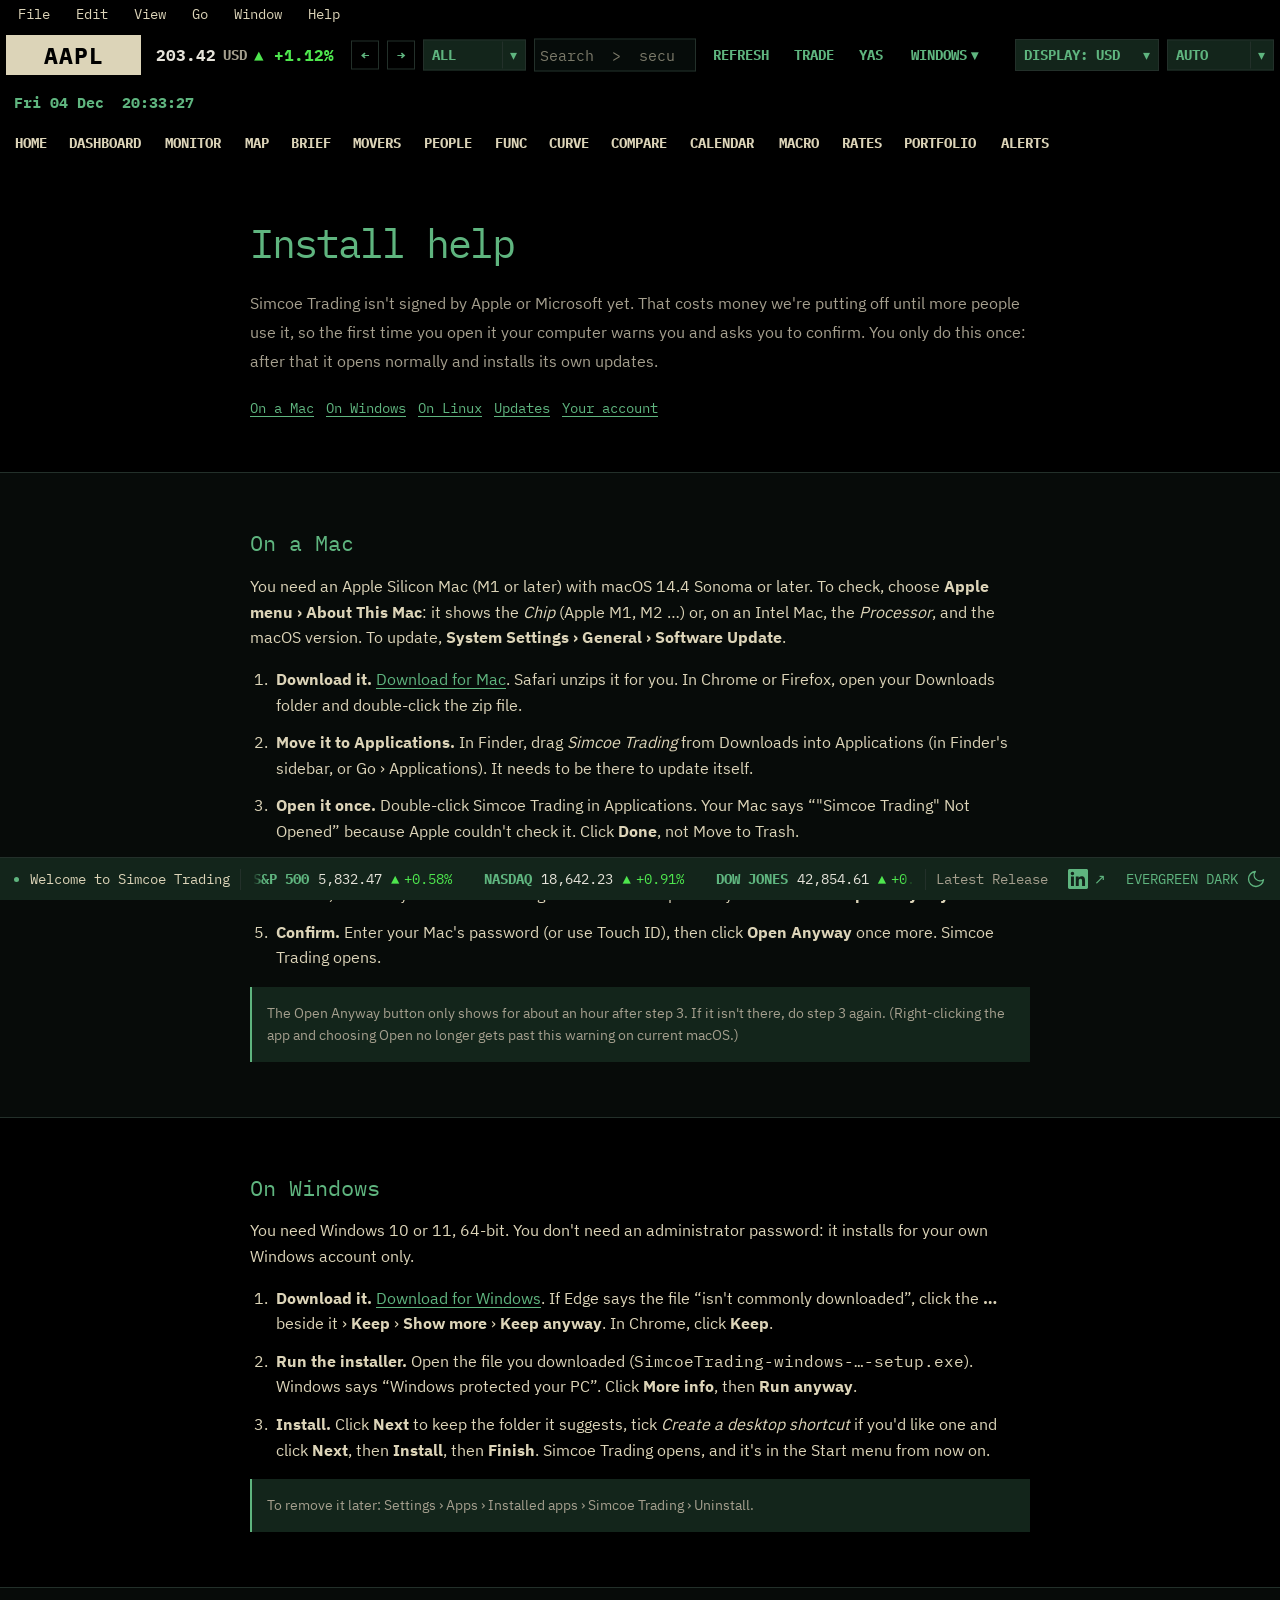
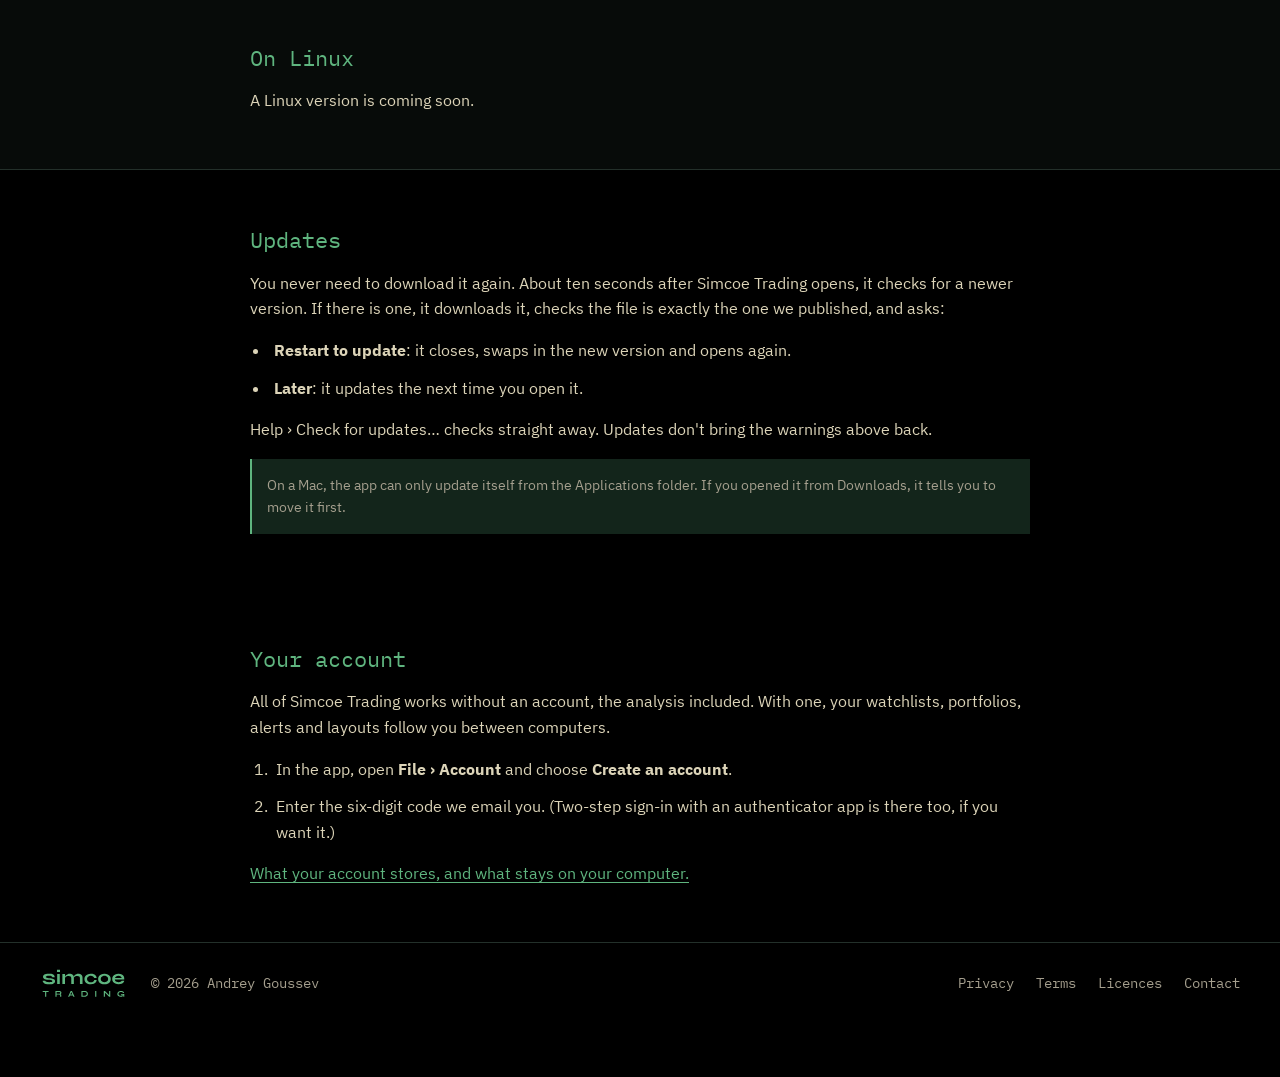
<file: docs/install.html>
<!doctype html>
<html lang="en" data-palette="evergreen" data-theme="dark">
<head>
<meta charset="utf-8">
<meta name="viewport" content="width=device-width, initial-scale=1">
<meta http-equiv="Content-Security-Policy" content="default-src 'self'; script-src 'self'; style-src 'self'; font-src 'self'; img-src 'self' data:; connect-src https://api.github.com; base-uri 'none'; form-action 'none'; object-src 'none'">
<title>Install help · Simcoe Trading</title>
<meta name="description" content="How to install Simcoe Trading on Mac or Windows. Linux is coming soon.">
<meta name="color-scheme" content="light dark">
<meta name="theme-color" content="#000000">
<link rel="canonical" href="https://simcoetrading.com/install.html">
<meta property="og:type" content="website">
<meta property="og:site_name" content="Simcoe Trading">
<meta property="og:title" content="Install help · Simcoe Trading">
<meta property="og:description" content="How to install Simcoe Trading on Mac or Windows. Linux is coming soon.">
<meta property="og:url" content="https://simcoetrading.com/install.html">
<meta property="og:image" content="https://simcoetrading.com/og-image.png">
<meta name="twitter:card" content="summary_large_image">
<link rel="icon" href="favicon.svg" type="image/svg+xml">
<link rel="icon" href="favicon-32.png" sizes="32x32" type="image/png">
<link rel="apple-touch-icon" href="apple-touch-icon.png">
<link rel="preload" href="fonts/IBMPlexMono-Regular.woff2" as="font" type="font/woff2" crossorigin>
<link rel="preload" href="fonts/IBMPlexSans-Regular.woff2" as="font" type="font/woff2" crossorigin>
<script src="theme.js"></script>
<link rel="stylesheet" href="site.css?v=682dd5d7be">
<script src="site.js" defer></script>
<script src="chrome.js" type="module"></script>
<script src="terminal.js" type="module"></script>
</head>
<body class="page-install">
<a class="skip" href="#main">Skip to content</a>
<header class="terminal-chrome">
  <nav class="terminal-menubar" aria-label="Application menu">
    <details class="app-menu"><summary>File</summary><div class="app-menu-popup">
      <button type="button" data-chrome-action="account">Account…</button>
      <button type="button" data-chrome-action="quit">Quit</button>
    </div></details>
    <details class="app-menu"><summary>Edit</summary><div class="app-menu-popup">
      <button type="button" data-chrome-action="find">Find in page</button>
      <button type="button" data-chrome-action="command">Go to the command line</button>
    </div></details>
    <details class="app-menu"><summary>View</summary><div class="app-menu-popup">
      <button type="button" data-chrome-action="theme">Theme…</button>
      <hr>
      <button type="button" data-chrome-action="zoom-in">Zoom in</button>
      <button type="button" data-chrome-action="zoom-out">Zoom out</button>
      <button type="button" data-chrome-action="zoom-auto">Auto size (for this screen)</button>
      <hr>
      <button type="button" data-chrome-action="currency">Display currency</button>
      <button type="button" data-chrome-action="sounds">Sounds…</button>
      <hr>
      <button type="button" data-chrome-action="refresh">Refresh now</button>
    </div></details>
    <details class="app-menu"><summary>Go</summary><div class="app-menu-popup">
      <button type="button" data-chrome-action="back">Back</button>
      <button type="button" data-chrome-action="forward">Forward</button>
    </div></details>
    <details class="app-menu"><summary>Window</summary><div class="app-menu-popup">
      <button type="button" data-chrome-action="window-func">New FUNC window</button>
      <button type="button" data-chrome-action="trade">Trade ticket</button>
      <button type="button" data-chrome-action="dock">Dock every window</button>
      <hr>
      <button type="button" data-chrome-action="workspaces">Workspaces</button>
    </div></details>
    <details class="app-menu"><summary>Help</summary><div class="app-menu-popup">
      <button type="button" data-chrome-action="about">About Simcoe Trading</button>
      <button type="button" data-chrome-action="shortcuts">Keyboard shortcuts</button>
      <button type="button" data-chrome-action="guide">Trading guide</button>
      <button type="button" data-chrome-action="updates">Check for updates…</button>
    </div></details>
  </nav>
  <div class="command-bar">
    <a class="context-symbol" href="./" data-context-symbol aria-label="Loaded security; return home">AAPL</a>
    <span class="context-quote" data-context-quote><strong>203.42</strong><small>USD</small><span class="up">▲ +1.12%</span></span>
    <div class="history-controls"><button type="button" data-history="back" aria-label="Go back" title="Go back">←</button><button type="button" data-history="forward" aria-label="Go forward" title="Go forward">→</button></div>
    <label class="terminal-select search-type-control"><span class="sr">Security search type</span><select id="search-type" aria-label="Security search type"><option>ALL</option><option>EQUITY</option><option>ETF</option><option>INDEX</option><option>FX</option><option>CRYPTO</option><option>FUTURE</option><option>BOND</option></select></label>
    <div class="command-search">
      <label class="sr" for="command-input">Search tabs, securities, or functions</label>
      <input id="command-input" type="search" placeholder="Search  &gt;  security (AAPL · TD.TO · MSFT) · or function (EQS · DES · PORT)" autocomplete="off" spellcheck="false" role="combobox" aria-autocomplete="list" aria-expanded="false" aria-controls="command-results">
      <div id="command-results" class="command-results" role="listbox" aria-label="Search results" hidden></div>
    </div>
    <div class="toolbar-actions">
      <button type="button" class="terminal-action" data-chrome-action="refresh">REFRESH</button>
      <button type="button" class="terminal-action" data-chrome-action="trade">TRADE</button>
      <button type="button" class="terminal-action" data-chrome-action="yas">YAS</button>
      <details class="app-menu windows-menu"><summary class="terminal-action">WINDOWS<span aria-hidden="true">▾</span></summary><div class="app-menu-popup" data-windows-menu></div></details>
    </div>
    <label class="terminal-select currency-control"><span class="sr">Display currency</span><select id="display-currency" aria-label="Display currency"><option value="USD">DISPLAY: USD</option><option value="CAD">DISPLAY: CAD</option><option value="EUR">DISPLAY: EUR</option><option value="GBP">DISPLAY: GBP</option><option value="JPY">DISPLAY: JPY</option><option value="CHF">DISPLAY: CHF</option><option value="AUD">DISPLAY: AUD</option></select></label>
    <label class="terminal-select zoom-control"><span class="sr">Interface zoom</span><select id="ui-zoom" aria-label="Interface zoom"><option value="auto">AUTO</option><option value="95">95%</option><option value="100">100%</option><option value="110">110%</option><option value="125">125%</option><option value="150">150%</option></select></label>
    <time class="terminal-clock" data-clock>LOCAL TIME</time>
  </div>
  <nav class="terminal-tabs" aria-label="Terminal pages">
    <a href="./#home" data-view-link="home">HOME</a>
    <a href="./#dashboard" data-view-link="dashboard">DASHBOARD</a>
    <a href="./#monitor" data-view-link="monitor">MONITOR</a>
    <a href="./#map" data-view-link="map">MAP</a>
    <a href="./#brief" data-view-link="brief">BRIEF</a>
    <a href="./#movers" data-view-link="movers">MOVERS</a>
    <a href="./#people" data-view-link="people">PEOPLE</a>
    <a href="./#func" data-view-link="func">FUNC</a>
    <a href="./#curve" data-view-link="curve">CURVE</a>
    <a href="./#compare" data-view-link="compare">COMPARE</a>
    <a href="./#calendar" data-view-link="calendar">CALENDAR</a>
    <a href="./#macro" data-view-link="macro">MACRO</a>
    <a href="./#rates" data-view-link="rates">RATES</a>
    <a href="./#portfolio" data-view-link="portfolio">PORTFOLIO</a>
    <a href="./#alerts" data-view-link="alerts">ALERTS</a>
  </nav>
  <div class="preview-badge" id="preview-badge" role="status" aria-label="App preview notice" hidden>
    <span>THIS IS A PREVIEW OF THE APP</span>
    <a href="./#download" class="preview-badge-btn">DOWNLOAD <span aria-hidden="true">↓</span></a>
  </div>
  <aside class="dashboard-callout" id="dashboard-callout" aria-label="Dashboard preview tip" hidden>
    <svg class="callout-arrow" viewBox="0 0 38 28" width="38" height="28" fill="none" aria-hidden="true">
      <path d="M 30 26 C 22 22, 8 13, 8 5" stroke="currentColor" stroke-width="2" stroke-linecap="round"/>
      <polygon points="8,1 3,7 13,7" fill="currentColor"/>
    </svg>
    <div class="callout-bubble">
      <a href="./#dashboard" class="callout-link">Take a look</a>
      <button type="button" class="callout-close" data-callout-close aria-label="Dismiss">×</button>
    </div>
  </aside>
</header>
<main id="main">
<section class="band">
  <div class="wrap narrow">
    <h1>Install help</h1>
    <p class="lead">Simcoe Trading isn't signed by Apple or Microsoft yet. That costs money we're putting off until
      more people use it, so the first time you open it your computer warns you and asks you to confirm. You only do
      this once: after that it opens normally and installs its own updates.</p>
    <p class="jump"><a href="#mac">On a Mac</a> <a href="#windows">On Windows</a> <a href="#linux">On Linux</a> <a href="#updates">Updates</a>
      <a href="#account">Your account</a></p>
  </div>
</section>

<section class="band band-alt" id="mac">
  <div class="wrap narrow">
    <h2>On a Mac</h2>
    <p>You need an Apple Silicon Mac (M1 or later) with macOS 14.4 Sonoma or later<span data-dl-show="macintel" hidden>,
      or an Intel Mac with macOS 14.4 or later (most Intel Macs from 2018 on)</span>. To check, choose
      <strong>Apple menu › About This Mac</strong>: it shows the <em>Chip</em> (Apple M1, M2 …) or, on an Intel Mac,
      the <em>Processor</em>, and the macOS version. To update, <strong>System Settings › General › Software Update</strong>.</p>
    <ol class="steps">
      <li><strong>Download it.</strong> <a data-dl="mac" href="https://github.com/sparnglbarngl-lab/simcoe-trading/releases/latest">Download for Mac</a><span data-dl-show="macintel" hidden>
        (Apple Silicon), or <a data-dl="macintel" href="https://github.com/sparnglbarngl-lab/simcoe-trading/releases/latest">Download for Intel Mac</a></span>.
        Safari unzips it for you. In Chrome or Firefox, open your Downloads folder and double-click the zip file.</li>
      <li><strong>Move it to Applications.</strong> In Finder, drag <em>Simcoe Trading</em> from Downloads into
        Applications (in Finder's sidebar, or Go › Applications). It needs to be there to update itself.</li>
      <li><strong>Open it once.</strong> Double-click Simcoe Trading in Applications. Your Mac says
        <q>"Simcoe Trading" Not Opened</q> because Apple couldn't check it. Click <strong>Done</strong>, not Move
        to Trash.</li>
      <li><strong>Allow it.</strong> Open the Apple menu › System Settings › <strong>Privacy &amp; Security</strong>.
        Scroll down to the Security section, which says <q>"Simcoe Trading" was blocked to protect your Mac.</q>
        Click <strong>Open Anyway</strong>.</li>
      <li><strong>Confirm.</strong> Enter your Mac's password (or use Touch ID), then click
        <strong>Open Anyway</strong> once more. Simcoe Trading opens.</li>
    </ol>
    <p class="hint">The Open Anyway button only shows for about an hour after step 3. If it isn't there, do step 3
      again. (Right-clicking the app and choosing Open no longer gets past this warning on current macOS.)</p>
  </div>
</section>

<section class="band" id="windows">
  <div class="wrap narrow">
    <h2>On Windows</h2>
    <p>You need Windows 10 or 11, 64-bit. You don't need an administrator password: it installs for your own
      Windows account only.</p>
    <ol class="steps">
      <li><strong>Download it.</strong> <a data-dl="windows" href="https://github.com/sparnglbarngl-lab/simcoe-trading/releases/latest">Download for Windows</a>.
        If Edge says the file <q>isn't commonly downloaded</q>, click the <strong>…</strong> beside it ›
        <strong>Keep</strong> › <strong>Show more</strong> › <strong>Keep anyway</strong>. In Chrome, click
        <strong>Keep</strong>.</li>
      <li><strong>Run the installer.</strong> Open the file you downloaded
        (<span class="mono">SimcoeTrading-windows-…-setup.exe</span>). Windows says <q>Windows protected your
        PC</q>. Click <strong>More info</strong>, then <strong>Run anyway</strong>.</li>
      <li><strong>Install.</strong> Click <strong>Next</strong> to keep the folder it suggests, tick
        <em>Create a desktop shortcut</em> if you'd like one and click <strong>Next</strong>, then
        <strong>Install</strong>, then <strong>Finish</strong>. Simcoe Trading opens, and it's in the Start menu
        from now on.</li>
    </ol>
    <p class="hint">To remove it later: Settings › Apps › Installed apps › Simcoe Trading › Uninstall.</p>
  </div>
</section>

<section class="band band-alt" id="linux">
  <div class="wrap narrow">
    <h2>On Linux</h2>
    <p>A Linux version is coming soon.</p>
  </div>
</section>

<section class="band" id="updates">
  <div class="wrap narrow">
    <h2>Updates</h2>
    <p>You never need to download it again. About ten seconds after Simcoe Trading opens, it checks for a newer
      version. If there is one, it downloads it, checks the file is exactly the one we published, and asks:</p>
    <ul class="plain">
      <li><strong>Restart to update</strong>: it closes, swaps in the new version and opens again.</li>
      <li><strong>Later</strong>: it updates the next time you open it.</li>
    </ul>
    <p>Help › Check for updates… checks straight away. Updates don't bring the warnings above back.</p>
    <p class="hint">On a Mac, the app can only update itself from the Applications folder. If you opened it from
      Downloads, it tells you to move it first.</p>
  </div>
</section>

<section class="band" id="account">
  <div class="wrap narrow">
    <h2>Your account</h2>
    <p>All of Simcoe Trading works without an account, the analysis included. With one, your watchlists,
      portfolios, alerts and layouts follow you between computers.</p>
    <ol class="steps">
      <li>In the app, open <strong>File › Account</strong> and choose <strong>Create an account</strong>.</li>
      <li>Enter the six-digit code we email you. (Two-step sign-in with an authenticator app is there too, if you
        want it.)</li>
    </ol>
    <p><a href="privacy.html">What your account stores, and what stays on your computer.</a></p>
  </div>
</section>

</main>
<footer class="site-footer">
  <div class="footer-identity"><a href="./" aria-label="Simcoe Trading home"><svg aria-hidden="true" focusable="false" xmlns="http://www.w3.org/2000/svg" viewBox="-8.12 -21.2 261.19 97.48"><path d="M0.03 19.91L7.22 19.91C7.68 21.27 8.76 22.38 10.67 23.24C12.84 24.1 15.97 24.53 20.02 24.53C22.71 24.53 24.7 24.39 26.02 24.11C27.24 23.83 28.02 23.42 28.43 22.88C28.81 22.35 29 21.73 29 21.05C29 20.21 28.69 19.57 28.04 19.1C27.34 18.64 26.18 18.27 24.48 17.99C22.67 17.72 20.23 17.46 17.19 17.22C14.2 16.94 11.52 16.6 9.25 16.2C7.41 15.79 6.03 15.26 4.83 14.6C3.63 13.94 2.68 13.1 1.98 12.08C1.27 11.06 0.92 9.81 0.92 8.33C0.92 6.89 1.27 5.61 1.98 4.49C2.68 3.37 3.66 2.43 4.92 1.67C6.17 0.91 7.66 0.33 9.79 -0.07C12.37 -0.47 15.5 -0.67 19.03 -0.67C24.22 -0.67 27.91 -0.24 30.13 0.62C32.09 1.48 33.56 2.68 34.54 4.22C35.53 5.76 36.02 7.53 36.02 9.53L29.07 9.53C28.69 8.05 27.88 6.98 26.54 6.32C25.07 5.66 22.6 5.33 19.03 5.33C15.5 5.33 12.95 5.63 11.34 6.23C9.86 6.84 9.18 7.66 9.18 8.69C9.18 9.53 9.6 10.18 10.48 10.64C11.42 11.1 12.9 11.47 14.99 11.75C17.16 12.03 19.93 12.33 23.19 12.66C25.74 12.98 27.88 13.34 29.56 13.73C30.98 14.13 32.25 14.64 33.37 15.26C34.49 15.88 35.38 16.7 36.04 17.72C36.7 18.74 37.04 20.03 37.04 21.59C37.04 23.51 36.49 25.13 35.39 26.45C34.29 27.78 32.72 28.79 30.68 29.48C28.5 30.18 25 30.53 20.1 30.53C15.57 30.53 11.9 30.26 9.22 29.72C7.12 29.18 5.61 28.48 4.41 27.62C3.21 26.76 2.28 25.84 1.62 24.86C0.96 23.88 0.51 22.95 0.27 22.07C0.03 21.19 -0.05 20.47 0.03 19.91ZM51.91 -13.08L51.91 -6.25L42.85 -6.25L42.85 -13.08L51.91 -13.08ZM43.44 0L51.24 0L51.24 29.81L43.44 29.81L43.44 0ZM59.04 0L66.85 0L66.85 29.81L59.04 29.81L59.04 0ZM80.71 -0.67C82.54 -0.67 84.24 -0.43 85.8 0.05C87.36 0.54 88.72 1.28 89.88 2.28C91.04 3.28 91.93 4.55 92.57 6.09C93.22 7.62 93.54 9.45 93.54 11.58L93.54 29.81L85.74 29.81L85.74 12.95C85.74 10.43 85.13 8.58 83.9 7.41C82.68 6.23 80.68 5.64 77.91 5.64C75.83 5.64 73.94 6.04 72.26 6.84C70.58 7.63 69.22 8.64 68.17 9.86C67.12 11.08 66.52 12.35 66.36 13.67L66.36 10.61C66.56 9.21 67.02 7.85 67.74 6.53C68.46 5.21 69.43 4 70.65 2.9C71.88 1.8 73.33 0.93 75 0.29C76.68 -0.35 78.58 -0.67 80.71 -0.67ZM106.71 -0.67C108.54 -0.67 110.24 -0.43 111.79 0.05C113.35 0.54 114.71 1.28 115.86 2.28C117.02 3.28 117.93 4.55 118.59 6.09C119.25 7.62 119.58 9.45 119.58 11.58L119.58 29.81L111.79 29.81L111.79 12.95C111.79 10.43 111.16 8.58 109.92 7.41C108.67 6.23 106.67 5.64 103.89 5.64C101.81 5.64 99.93 6.04 98.24 6.84C96.55 7.63 95.19 8.64 94.14 9.86C93.1 11.08 92.52 12.35 92.39 13.67L92.39 10.44C92.59 9.11 93.07 7.79 93.83 6.48C94.59 5.16 95.59 3.96 96.83 2.88C98.07 1.79 99.52 0.93 101.18 0.29C102.83 -0.35 104.68 -0.67 106.71 -0.67ZM162.05 18.05C161.85 20.65 161.02 22.89 159.56 24.77C158.1 26.65 156.09 28.08 153.53 29.06C150.97 30.04 147.93 30.53 144.41 30.53C140.73 30.53 137.44 29.94 134.54 28.77C131.64 27.59 129.36 25.85 127.7 23.55C126.04 21.24 125.21 18.4 125.21 15C125.21 11.59 126.04 8.73 127.7 6.41C129.36 4.1 131.64 2.34 134.54 1.13C137.44 -0.07 140.73 -0.67 144.41 -0.67C147.93 -0.67 150.95 -0.18 153.47 0.8C155.99 1.79 157.98 3.2 159.44 5.04C160.9 6.88 161.75 9.09 161.99 11.69L154.85 11.69C154.17 9.69 152.91 8.13 151.07 7.01C149.24 5.89 147.01 5.33 144.41 5.33C142.33 5.33 140.44 5.69 138.74 6.41C137.04 7.14 135.68 8.21 134.66 9.62C133.64 11.04 133.13 12.83 133.13 15C133.13 17.11 133.63 18.88 134.63 20.3C135.63 21.73 136.99 22.79 138.71 23.48C140.43 24.18 142.33 24.53 144.41 24.53C147.21 24.53 149.5 23.97 151.29 22.85C153.07 21.73 154.28 20.13 154.91 18.05L162.05 18.05ZM185.38 30.53C181.63 30.53 178.32 29.93 175.46 28.73C172.59 27.54 170.36 25.79 168.76 23.48C167.16 21.18 166.36 18.35 166.36 15C166.36 11.64 167.16 8.78 168.76 6.45C170.36 4.11 172.59 2.34 175.46 1.13C178.32 -0.07 181.63 -0.67 185.38 -0.67C189.14 -0.67 192.43 -0.07 195.25 1.13C198.08 2.34 200.29 4.11 201.89 6.45C203.49 8.78 204.29 11.64 204.29 15C204.29 18.35 203.49 21.18 201.89 23.48C200.29 25.79 198.08 27.54 195.25 28.73C192.43 29.93 189.14 30.53 185.38 30.53ZM185.38 24.53C187.46 24.53 189.34 24.16 191 23.42C192.66 22.68 193.97 21.6 194.93 20.18C195.88 18.76 196.36 17.03 196.36 15C196.36 12.96 195.88 11.21 194.93 9.74C193.97 8.28 192.67 7.17 191.03 6.41C189.39 5.66 187.5 5.28 185.38 5.28C183.31 5.28 181.43 5.66 179.75 6.41C178.06 7.17 176.73 8.27 175.75 9.71C174.78 11.15 174.29 12.92 174.29 15C174.29 17.03 174.76 18.76 175.72 20.18C176.68 21.6 178 22.68 179.68 23.42C181.37 24.16 183.26 24.53 185.38 24.53ZM237.22 19.91L244.79 19.91C244.46 21.95 243.61 23.77 242.23 25.37C240.85 26.97 238.98 28.23 236.62 29.15C234.26 30.07 231.38 30.53 227.99 30.53C224.19 30.53 220.82 29.92 217.9 28.7C214.98 27.48 212.7 25.71 211.06 23.39C209.42 21.07 208.6 18.27 208.6 15C208.6 11.72 209.4 8.91 211 6.56C212.6 4.22 214.83 2.43 217.69 1.19C220.56 -0.05 223.91 -0.67 227.74 -0.67C231.66 -0.67 234.92 -0.05 237.52 1.19C240.12 2.43 242.06 4.3 243.32 6.8C244.58 9.3 245.1 12.49 244.89 16.38L216.46 16.38C216.66 17.9 217.23 19.28 218.17 20.52C219.11 21.76 220.39 22.73 222.01 23.45C223.63 24.17 225.56 24.53 227.8 24.53C230.28 24.53 232.35 24.1 234.01 23.24C235.67 22.38 236.74 21.27 237.22 19.91ZM227.38 5.28C224.5 5.28 222.17 5.91 220.36 7.16C218.56 8.42 217.4 9.97 216.88 11.81L237.16 11.81C236.96 9.81 236.01 8.22 234.31 7.05C232.61 5.87 230.3 5.28 227.38 5.28ZM0 50.98L17.73 50.98L17.73 53.88L0 53.88L0 50.98ZM7.16 53.52L10.61 53.52L10.61 67.81L7.16 67.81L7.16 53.52ZM38.23 67.81L38.23 50.98L49.66 50.98C50.95 50.98 52.08 51.16 53.04 51.52C54 51.88 54.75 52.44 55.29 53.2C55.83 53.95 56.09 54.92 56.09 56.09C56.09 56.9 55.96 57.58 55.68 58.13C55.4 58.69 55.02 59.14 54.52 59.49C54.03 59.84 53.46 60.11 52.82 60.29C52.18 60.47 51.49 60.59 50.77 60.64L50.41 60.42C51.61 60.42 52.61 60.51 53.39 60.7C54.17 60.88 54.76 61.21 55.15 61.69C55.54 62.17 55.73 62.88 55.73 63.81L55.73 67.81L52.28 67.81L52.28 64.05C52.28 63.4 52.17 62.9 51.94 62.55C51.71 62.19 51.3 61.95 50.73 61.8C50.15 61.66 49.31 61.59 48.22 61.59L41.69 61.59L41.69 67.81L38.23 67.81ZM41.69 58.89L49.66 58.89C50.62 58.89 51.36 58.66 51.88 58.19C52.39 57.72 52.64 57.09 52.64 56.3C52.64 55.54 52.39 54.96 51.88 54.55C51.36 54.15 50.62 53.95 49.66 53.95L41.69 53.95L41.69 58.89ZM80.31 64.14L80.31 61.27L91.44 61.27L91.44 64.14L80.31 64.14ZM76.12 67.81L84.03 50.98L87.78 50.98L95.77 67.81L91.98 67.81L85.08 52.66L86.73 52.66L79.88 67.81L76.12 67.81ZM125.8 50.98C127.68 50.98 129.26 51.21 130.52 51.66C131.79 52.12 132.8 52.73 133.55 53.5C134.31 54.27 134.85 55.16 135.17 56.16C135.49 57.17 135.66 58.23 135.66 59.34C135.66 60.45 135.48 61.51 135.12 62.53C134.76 63.55 134.19 64.46 133.42 65.25C132.65 66.04 131.64 66.67 130.38 67.12C129.13 67.58 127.6 67.81 125.8 67.81L116.17 67.81L116.17 50.98L125.8 50.98ZM119.62 64.84L125.72 64.84C126.97 64.84 128.01 64.69 128.83 64.39C129.65 64.09 130.3 63.68 130.79 63.16C131.27 62.64 131.62 62.05 131.83 61.39C132.04 60.73 132.14 60.05 132.14 59.34C132.14 58.62 132.04 57.95 131.83 57.3C131.62 56.66 131.27 56.09 130.79 55.59C130.3 55.09 129.65 54.7 128.83 54.4C128.01 54.1 126.97 53.95 125.72 53.95L119.62 53.95L119.62 64.84ZM157.5 50.98L160.95 50.98L160.95 67.81L157.5 67.81L157.5 50.98ZM200.47 64.38L199.38 64.83L199.38 50.98L202.83 50.98L202.83 67.81L199.38 67.81L185.78 54.53L186.86 54.08L186.86 67.81L183.41 67.81L183.41 50.98L186.86 50.98L200.47 64.38ZM234.48 68.16C232.92 68.16 231.51 67.97 230.26 67.61C229 67.24 227.92 66.7 227.01 65.97C226.1 65.24 225.4 64.34 224.91 63.27C224.43 62.19 224.19 60.95 224.19 59.55C224.19 58.12 224.44 56.86 224.95 55.76C225.46 54.66 226.19 53.73 227.14 52.97C228.09 52.21 229.22 51.63 230.52 51.24C231.83 50.85 233.28 50.66 234.88 50.66C236.77 50.66 238.4 50.92 239.77 51.45C241.13 51.97 242.21 52.71 243 53.66C243.79 54.62 244.24 55.76 244.34 57.08L241.02 57.08C240.79 56.38 240.42 55.78 239.91 55.27C239.4 54.76 238.72 54.36 237.89 54.07C237.06 53.78 236.05 53.64 234.88 53.64C233.36 53.64 232.08 53.88 231.02 54.37C229.95 54.85 229.14 55.54 228.59 56.42C228.03 57.31 227.75 58.35 227.75 59.55C227.75 60.7 227.99 61.7 228.48 62.55C228.96 63.39 229.71 64.04 230.73 64.48C231.74 64.93 233.04 65.16 234.61 65.16C235.83 65.16 236.9 65 237.83 64.68C238.76 64.36 239.53 63.93 240.16 63.38C240.78 62.84 241.22 62.22 241.48 61.55L242.83 61.05C242.61 63.29 241.77 65.03 240.3 66.28C238.83 67.53 236.89 68.16 234.48 68.16ZM241.95 67.81C241.95 67.27 241.99 66.65 242.05 65.95C242.12 65.26 242.21 64.55 242.31 63.83C242.42 63.11 242.51 62.44 242.59 61.83L234.91 61.83L234.91 59.62L244.94 59.62L244.94 67.81L241.95 67.81Z" fill="currentColor"/></svg>
</a><span class="footer-copyright">© 2026 Andrey Goussev</span></div>
  <nav class="footer-links" aria-label="About"><a href="privacy.html">Privacy</a><a href="terms.html">Terms</a><a href="licenses.html">Licences</a><a href="mailto:agousse2@uwo.ca">Contact</a></nav>
</footer>
<div class="terminal-status" role="contentinfo" aria-label="Terminal status">
  <span class="status-left"><span class="status-dot" aria-hidden="true"></span><span data-status-text>Welcome to Simcoe Trading</span></span>
  <div class="status-ticker" data-market-ticker role="region" aria-label="Market ticker with illustrative prices" hidden>
    <div class="ticker-window" tabindex="0" aria-label="Sample market prices. Hover or focus to pause scrolling."><div class="ticker-track" data-ticker-track></div></div>
  </div>
  <div class="status-right">
    <a class="status-link status-release" href="whats-new.html"><time data-release-date>Latest Release</time></a>
    <a class="status-link status-linkedin" href="https://www.linkedin.com/in/andrey-goussev/" target="_blank" rel="noopener noreferrer" aria-label="Andrey Goussev on LinkedIn (opens in a new tab)" title="Andrey Goussev on LinkedIn"><svg class="linkedin-icon" viewBox="0 0 24 24" fill="currentColor" aria-hidden="true" focusable="false"><path d="M20.447 20.452h-3.554v-5.569c0-1.328-.027-3.037-1.852-3.037-1.853 0-2.136 1.445-2.136 2.939v5.667H9.351V9h3.414v1.561h.046c.477-.9 1.637-1.85 3.37-1.85 3.601 0 4.267 2.37 4.267 5.455v6.286zM5.337 7.433c-1.144 0-2.063-.926-2.063-2.065 0-1.138.92-2.063 2.063-2.063 1.14 0 2.064.925 2.064 2.063 0 1.139-.925 2.065-2.064 2.065zm1.782 13.019H3.555V9h3.564v11.452zM22.225 0H1.771C.792 0 0 .774 0 1.729v20.542C0 23.227.792 24 1.771 24h20.451C23.2 24 24 23.227 24 22.271V1.729C24 .774 23.2 0 22.222 0h.003z"/></svg><span aria-hidden="true">↗</span></a>
    <button class="status-theme" type="button" data-theme-toggle aria-label="Switch colour theme">
      <span data-theme-label>EVERGREEN DARK</span>
      <svg class="theme-icon-light" viewBox="0 0 24 24" fill="none" stroke="currentColor" stroke-width="1.6" stroke-linecap="round" aria-hidden="true" focusable="false"><circle cx="12" cy="12" r="4"/><path d="M12 2v2m0 16v2M2 12h2m16 0h2M4.93 4.93l1.42 1.42m11.3 11.3 1.42 1.42M4.93 19.07l1.42-1.42m11.3-11.3 1.42-1.42"/></svg>
      <svg class="theme-icon-dark" viewBox="0 0 24 24" fill="none" stroke="currentColor" stroke-width="1.6" stroke-linecap="round" stroke-linejoin="round" aria-hidden="true" focusable="false"><path d="M21 12.8A9 9 0 1 1 11.2 3 7 7 0 0 0 21 12.8Z"/></svg>
    </button>
  </div>
</div>
<dialog class="terminal-dialog" id="theme-dialog" aria-labelledby="theme-dialog-title"><header class="dialog-bar"><h2 id="theme-dialog-title">THEME</h2><button type="button" data-close-dialog aria-label="Close theme settings">×</button></header><div class="panel-body"><div class="dialog-grid"><label class="form-field">COLOUR THEME<select id="palette-select" aria-label="Colour theme"><option value="evergreen">EVERGREEN</option><option value="amber">AMBER</option></select></label><label class="form-field">APPEARANCE<select id="theme-select" aria-label="Appearance"><option value="dark">DARK</option><option value="light">LIGHT</option><option value="system">SYSTEM</option></select></label></div></div></dialog>
<dialog class="terminal-dialog" id="trade-dialog" aria-labelledby="trade-dialog-title"><header class="dialog-bar"><h2 id="trade-dialog-title">TRADE · SAMPLE TICKET</h2><button type="button" data-close-dialog aria-label="Close trade ticket">×</button></header><div class="panel-body"><form class="dialog-grid" data-trade-form><label class="form-field">SECURITY<input name="symbol" value="AAPL" readonly></label><label class="form-field">SIDE<select name="side"><option>BUY</option><option>SELL</option></select></label><label class="form-field">QUANTITY<input name="quantity" type="number" value="10" min="1" max="1000000" step="1" required></label><label class="form-field">ORDER TYPE<select name="type"><option>MARKET</option><option>LIMIT</option></select></label><div class="dialog-wide"><span class="metric-label">INDICATIVE VALUE</span><output class="metric-value" data-trade-value>2,034.20 USD</output></div><button class="action-button primary dialog-wide" type="submit">PREVIEW ORDER</button><output class="dialog-wide" data-trade-result></output></form></div></dialog>
<dialog class="terminal-dialog" id="yas-dialog" aria-labelledby="yas-dialog-title"><header class="dialog-bar"><h2 id="yas-dialog-title">YAS · YIELD &amp; SPREAD</h2><button type="button" data-close-dialog aria-label="Close bond calculator">×</button></header><div class="panel-body"><form class="dialog-grid" data-yas-form><label class="form-field">PRICE PER 100<input name="price" type="number" value="98.50" min="1" max="200" step="0.01" required></label><label class="form-field">COUPON (%)<input name="coupon" type="number" value="4.25" min="0" max="30" step="0.01" required></label><label class="form-field">YEARS TO MATURITY<input name="years" type="number" value="10" min="0.5" max="50" step="0.5" required></label><label class="form-field">BENCHMARK YIELD (%)<input name="benchmark" type="number" value="4.00" min="0" max="30" step="0.01" required></label><button class="action-button primary dialog-wide" type="submit">CALCULATE</button><div class="dialog-wide"><div class="description-row"><span>Yield to maturity</span><output data-yas-yield>—</output></div><div class="description-row"><span>Spread to benchmark</span><output data-yas-spread>—</output></div><p class="dialog-note">Sample fixed-rate bond · semiannual coupons</p></div></form></div></dialog>
<dialog class="terminal-dialog" id="info-dialog" aria-labelledby="info-dialog-title"><header class="dialog-bar"><h2 id="info-dialog-title">SIMCOE TRADING</h2><button type="button" data-close-dialog aria-label="Close dialog">×</button></header><div class="panel-body" data-info-content></div></dialog>
</body>
</html>
</file>
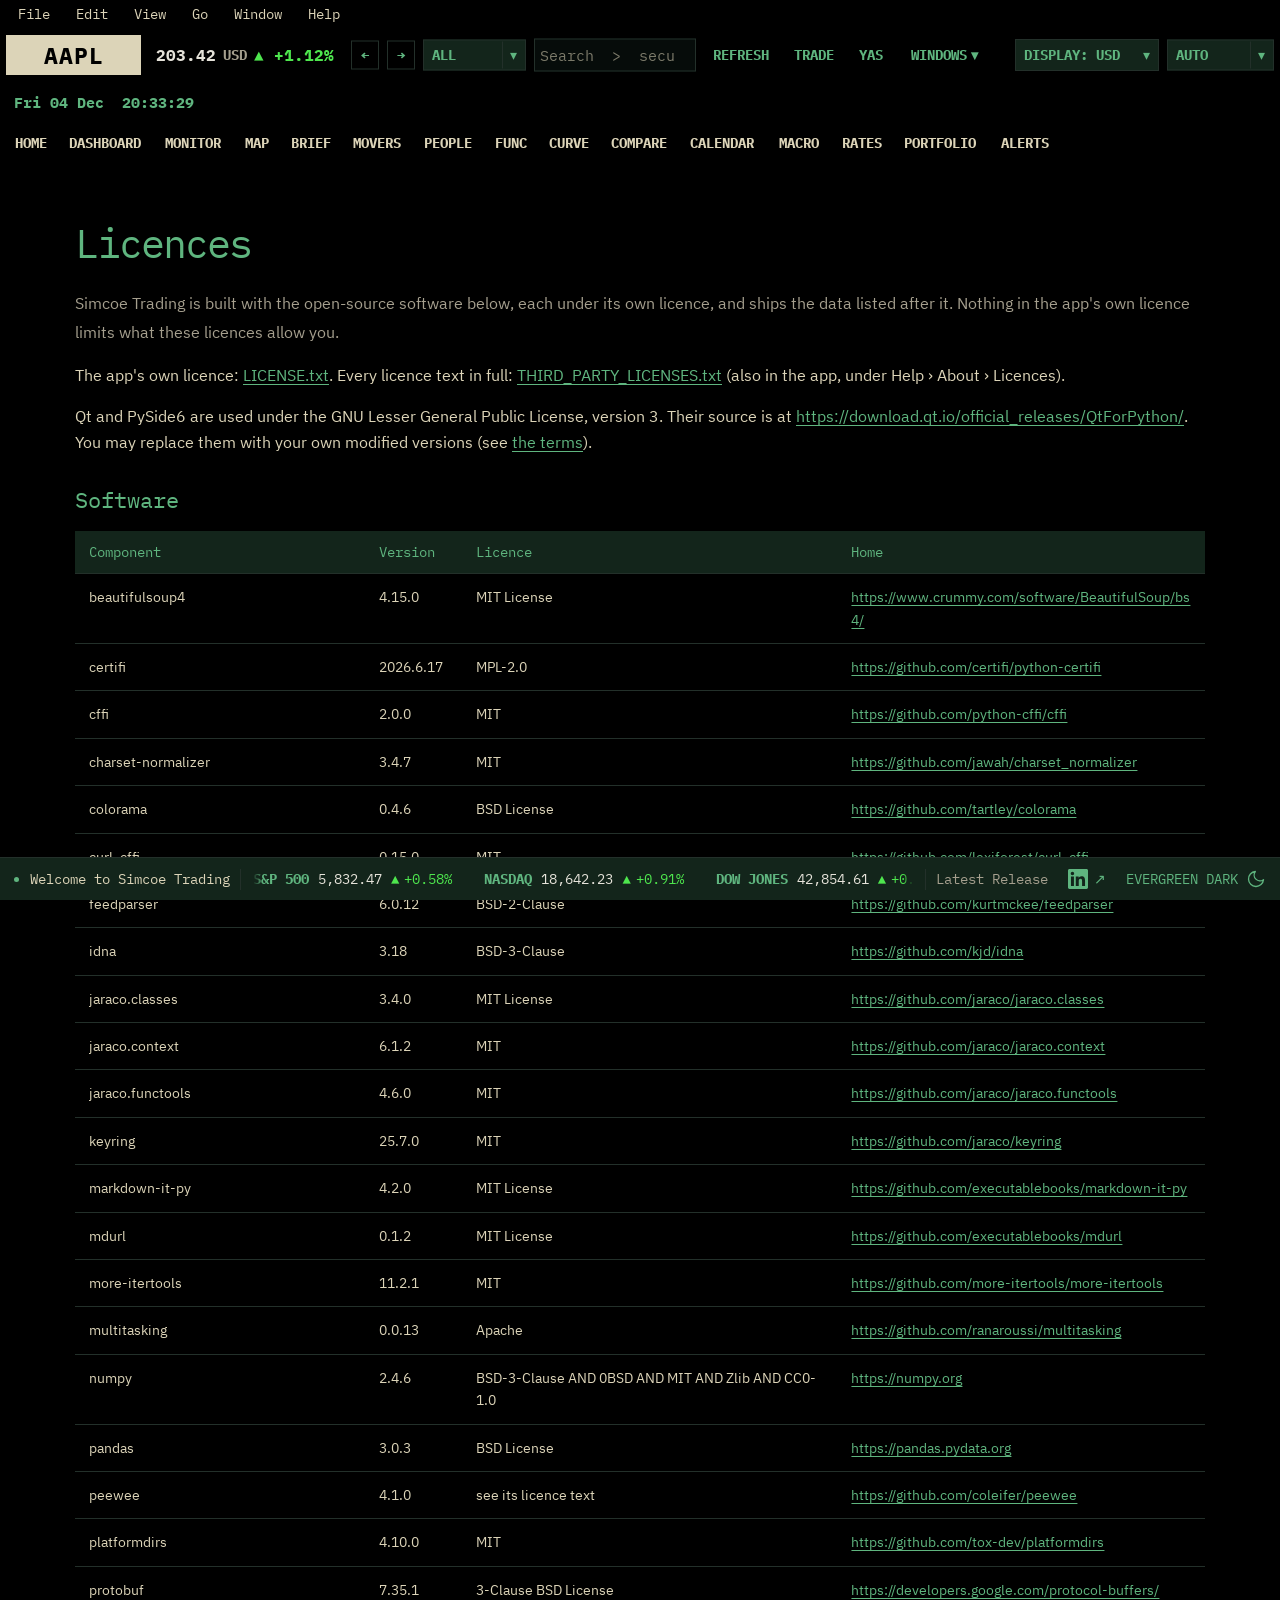
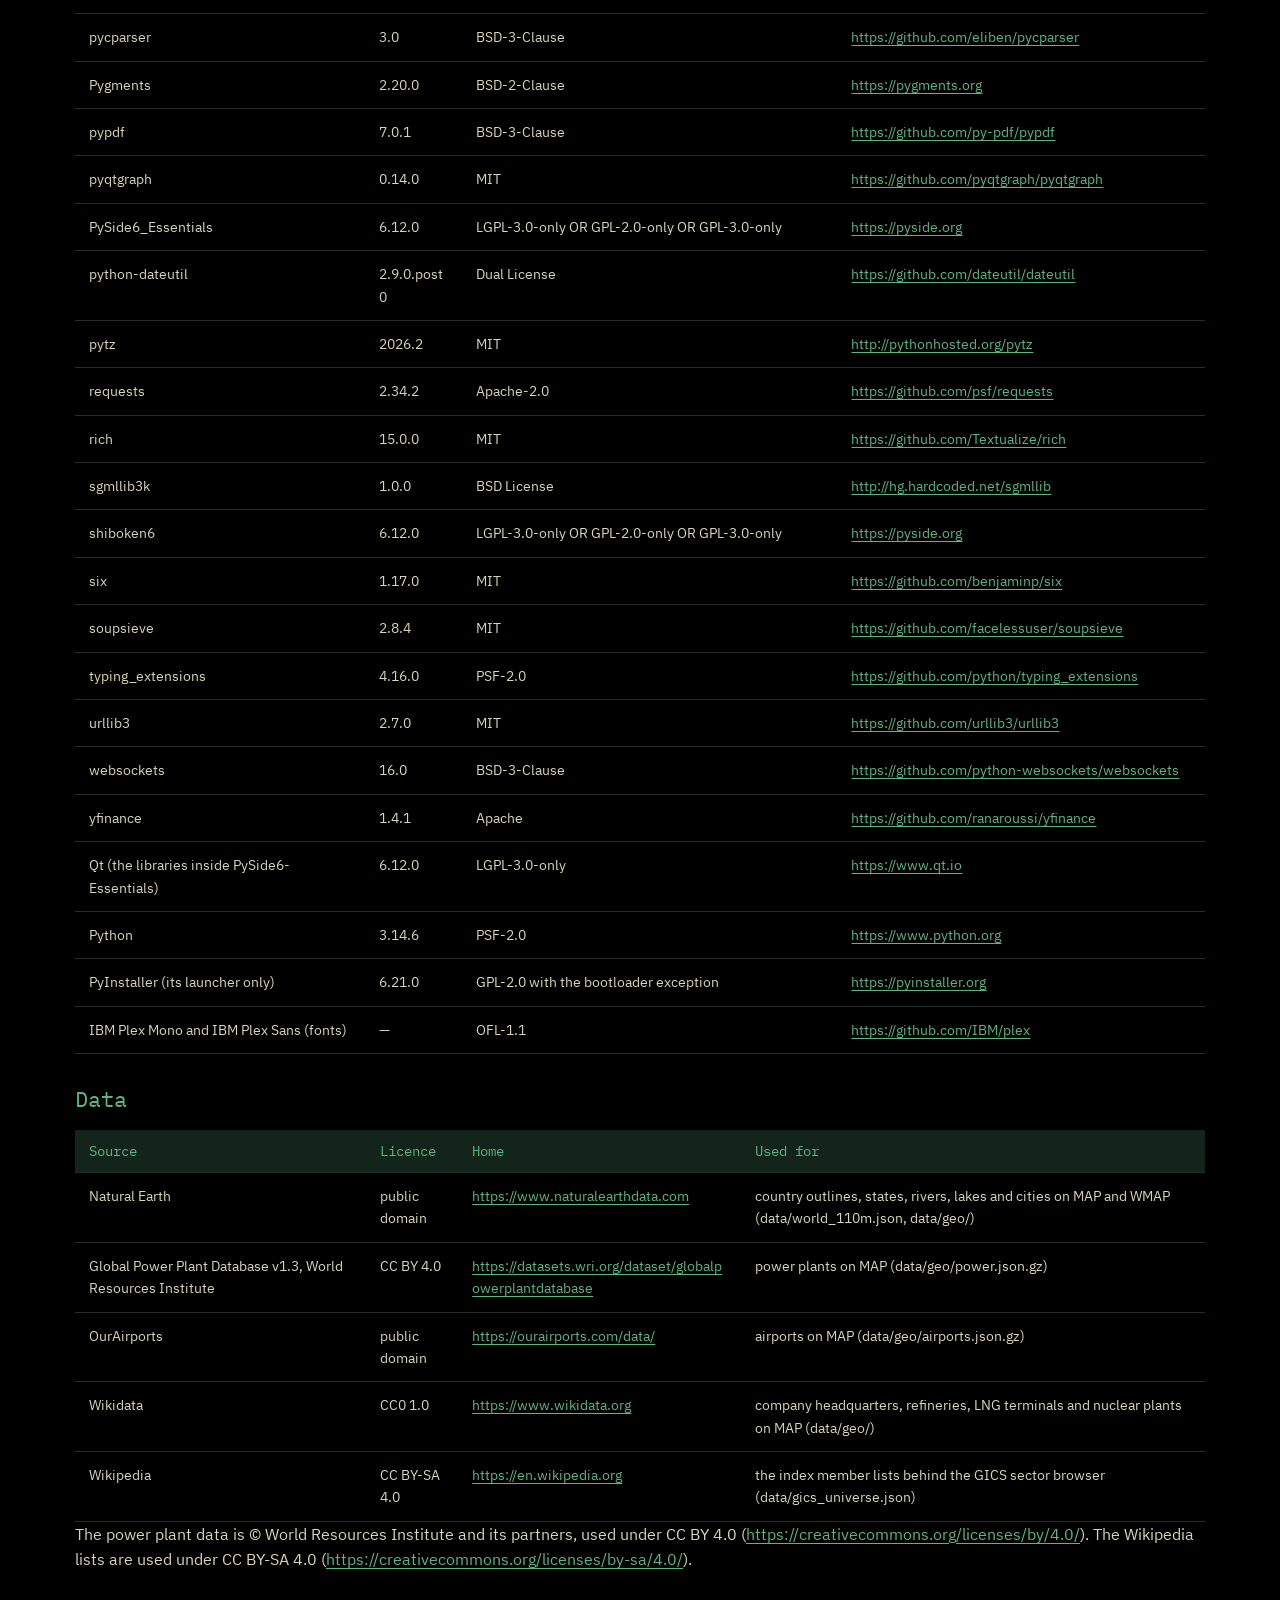
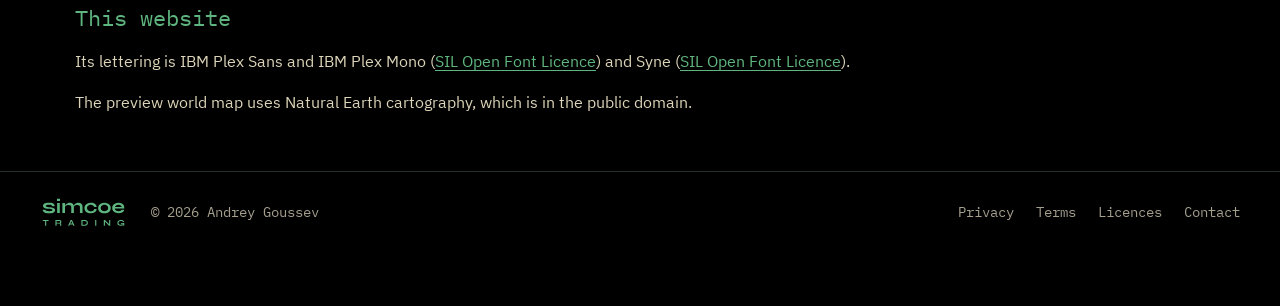
<file: docs/licenses.html>
<!doctype html>
<html lang="en" data-palette="evergreen" data-theme="dark">
<head>
<meta charset="utf-8">
<meta name="viewport" content="width=device-width, initial-scale=1">
<meta http-equiv="Content-Security-Policy" content="default-src 'self'; script-src 'self'; style-src 'self'; font-src 'self'; img-src 'self' data:; connect-src https://api.github.com; base-uri 'none'; form-action 'none'; object-src 'none'">
<title>Licences · Simcoe Trading</title>
<meta name="description" content="The open-source software and data inside Simcoe Trading, and their licences.">
<meta name="color-scheme" content="light dark">
<meta name="theme-color" content="#000000">
<link rel="canonical" href="https://simcoetrading.com/licenses.html">
<meta property="og:type" content="website">
<meta property="og:site_name" content="Simcoe Trading">
<meta property="og:title" content="Licences · Simcoe Trading">
<meta property="og:description" content="The open-source software and data inside Simcoe Trading, and their licences.">
<meta property="og:url" content="https://simcoetrading.com/licenses.html">
<meta property="og:image" content="https://simcoetrading.com/og-image.png">
<meta name="twitter:card" content="summary_large_image">
<link rel="icon" href="favicon.svg" type="image/svg+xml">
<link rel="icon" href="favicon-32.png" sizes="32x32" type="image/png">
<link rel="apple-touch-icon" href="apple-touch-icon.png">
<link rel="preload" href="fonts/IBMPlexMono-Regular.woff2" as="font" type="font/woff2" crossorigin>
<link rel="preload" href="fonts/IBMPlexSans-Regular.woff2" as="font" type="font/woff2" crossorigin>
<script src="theme.js"></script>
<link rel="stylesheet" href="site.css?v=682dd5d7be">
<script src="site.js" defer></script>
<script src="chrome.js" type="module"></script>
<script src="terminal.js" type="module"></script>
</head>
<body class="page-licenses">
<a class="skip" href="#main">Skip to content</a>
<header class="terminal-chrome">
  <nav class="terminal-menubar" aria-label="Application menu">
    <details class="app-menu"><summary>File</summary><div class="app-menu-popup">
      <button type="button" data-chrome-action="account">Account…</button>
      <button type="button" data-chrome-action="quit">Quit</button>
    </div></details>
    <details class="app-menu"><summary>Edit</summary><div class="app-menu-popup">
      <button type="button" data-chrome-action="find">Find in page</button>
      <button type="button" data-chrome-action="command">Go to the command line</button>
    </div></details>
    <details class="app-menu"><summary>View</summary><div class="app-menu-popup">
      <button type="button" data-chrome-action="theme">Theme…</button>
      <hr>
      <button type="button" data-chrome-action="zoom-in">Zoom in</button>
      <button type="button" data-chrome-action="zoom-out">Zoom out</button>
      <button type="button" data-chrome-action="zoom-auto">Auto size (for this screen)</button>
      <hr>
      <button type="button" data-chrome-action="currency">Display currency</button>
      <button type="button" data-chrome-action="sounds">Sounds…</button>
      <hr>
      <button type="button" data-chrome-action="refresh">Refresh now</button>
    </div></details>
    <details class="app-menu"><summary>Go</summary><div class="app-menu-popup">
      <button type="button" data-chrome-action="back">Back</button>
      <button type="button" data-chrome-action="forward">Forward</button>
    </div></details>
    <details class="app-menu"><summary>Window</summary><div class="app-menu-popup">
      <button type="button" data-chrome-action="window-func">New FUNC window</button>
      <button type="button" data-chrome-action="trade">Trade ticket</button>
      <button type="button" data-chrome-action="dock">Dock every window</button>
      <hr>
      <button type="button" data-chrome-action="workspaces">Workspaces</button>
    </div></details>
    <details class="app-menu"><summary>Help</summary><div class="app-menu-popup">
      <button type="button" data-chrome-action="about">About Simcoe Trading</button>
      <button type="button" data-chrome-action="shortcuts">Keyboard shortcuts</button>
      <button type="button" data-chrome-action="guide">Trading guide</button>
      <button type="button" data-chrome-action="updates">Check for updates…</button>
    </div></details>
  </nav>
  <div class="command-bar">
    <a class="context-symbol" href="./" data-context-symbol aria-label="Loaded security; return home">AAPL</a>
    <span class="context-quote" data-context-quote><strong>203.42</strong><small>USD</small><span class="up">▲ +1.12%</span></span>
    <div class="history-controls"><button type="button" data-history="back" aria-label="Go back" title="Go back">←</button><button type="button" data-history="forward" aria-label="Go forward" title="Go forward">→</button></div>
    <label class="terminal-select search-type-control"><span class="sr">Security search type</span><select id="search-type" aria-label="Security search type"><option>ALL</option><option>EQUITY</option><option>ETF</option><option>INDEX</option><option>FX</option><option>CRYPTO</option><option>FUTURE</option><option>BOND</option></select></label>
    <div class="command-search">
      <label class="sr" for="command-input">Search tabs, securities, or functions</label>
      <input id="command-input" type="search" placeholder="Search  &gt;  security (AAPL · TD.TO · MSFT) · or function (EQS · DES · PORT)" autocomplete="off" spellcheck="false" role="combobox" aria-autocomplete="list" aria-expanded="false" aria-controls="command-results">
      <div id="command-results" class="command-results" role="listbox" aria-label="Search results" hidden></div>
    </div>
    <div class="toolbar-actions">
      <button type="button" class="terminal-action" data-chrome-action="refresh">REFRESH</button>
      <button type="button" class="terminal-action" data-chrome-action="trade">TRADE</button>
      <button type="button" class="terminal-action" data-chrome-action="yas">YAS</button>
      <details class="app-menu windows-menu"><summary class="terminal-action">WINDOWS<span aria-hidden="true">▾</span></summary><div class="app-menu-popup" data-windows-menu></div></details>
    </div>
    <label class="terminal-select currency-control"><span class="sr">Display currency</span><select id="display-currency" aria-label="Display currency"><option value="USD">DISPLAY: USD</option><option value="CAD">DISPLAY: CAD</option><option value="EUR">DISPLAY: EUR</option><option value="GBP">DISPLAY: GBP</option><option value="JPY">DISPLAY: JPY</option><option value="CHF">DISPLAY: CHF</option><option value="AUD">DISPLAY: AUD</option></select></label>
    <label class="terminal-select zoom-control"><span class="sr">Interface zoom</span><select id="ui-zoom" aria-label="Interface zoom"><option value="auto">AUTO</option><option value="95">95%</option><option value="100">100%</option><option value="110">110%</option><option value="125">125%</option><option value="150">150%</option></select></label>
    <time class="terminal-clock" data-clock>LOCAL TIME</time>
  </div>
  <nav class="terminal-tabs" aria-label="Terminal pages">
    <a href="./#home" data-view-link="home">HOME</a>
    <a href="./#dashboard" data-view-link="dashboard">DASHBOARD</a>
    <a href="./#monitor" data-view-link="monitor">MONITOR</a>
    <a href="./#map" data-view-link="map">MAP</a>
    <a href="./#brief" data-view-link="brief">BRIEF</a>
    <a href="./#movers" data-view-link="movers">MOVERS</a>
    <a href="./#people" data-view-link="people">PEOPLE</a>
    <a href="./#func" data-view-link="func">FUNC</a>
    <a href="./#curve" data-view-link="curve">CURVE</a>
    <a href="./#compare" data-view-link="compare">COMPARE</a>
    <a href="./#calendar" data-view-link="calendar">CALENDAR</a>
    <a href="./#macro" data-view-link="macro">MACRO</a>
    <a href="./#rates" data-view-link="rates">RATES</a>
    <a href="./#portfolio" data-view-link="portfolio">PORTFOLIO</a>
    <a href="./#alerts" data-view-link="alerts">ALERTS</a>
  </nav>
  <div class="preview-badge" id="preview-badge" role="status" aria-label="App preview notice" hidden>
    <span>THIS IS A PREVIEW OF THE APP</span>
    <a href="./#download" class="preview-badge-btn">DOWNLOAD <span aria-hidden="true">↓</span></a>
  </div>
  <aside class="dashboard-callout" id="dashboard-callout" aria-label="Dashboard preview tip" hidden>
    <svg class="callout-arrow" viewBox="0 0 38 28" width="38" height="28" fill="none" aria-hidden="true">
      <path d="M 30 26 C 22 22, 8 13, 8 5" stroke="currentColor" stroke-width="2" stroke-linecap="round"/>
      <polygon points="8,1 3,7 13,7" fill="currentColor"/>
    </svg>
    <div class="callout-bubble">
      <a href="./#dashboard" class="callout-link">Take a look</a>
      <button type="button" class="callout-close" data-callout-close aria-label="Dismiss">×</button>
    </div>
  </aside>
</header>
<main id="main">
<section class="band">
  <div class="wrap prose">
    <h1>Licences</h1>
    <p class="lead">Simcoe Trading is built with the open-source software below, each under its own licence, and ships the data listed after it. Nothing in the app's own licence limits what these licences allow you.</p>
    <p>The app's own licence: <a href="LICENSE.txt">LICENSE.txt</a>. Every licence text in full: <a href="THIRD_PARTY_LICENSES.txt">THIRD_PARTY_LICENSES.txt</a> (also in the app, under Help › About › Licences).</p>
    <p>Qt and PySide6 are used under the GNU Lesser General Public License, version 3. Their source is at <a href="https://download.qt.io/official_releases/QtForPython/">https://download.qt.io/official_releases/QtForPython/</a>. You may replace them with your own modified versions (see <a href="terms.html">the terms</a>).</p>
    <h2>Software</h2>
    <div class="table-scroll"><table class="lic">
      <tr><th scope="col">Component</th><th scope="col">Version</th><th scope="col">Licence</th><th scope="col">Home</th></tr>
      <tr><td>beautifulsoup4</td><td>4.15.0</td><td>MIT License</td><td><a href="https://www.crummy.com/software/BeautifulSoup/bs4/">https://www.crummy.com/software/BeautifulSoup/bs4/</a></td></tr>
      <tr><td>certifi</td><td>2026.6.17</td><td>MPL-2.0</td><td><a href="https://github.com/certifi/python-certifi">https://github.com/certifi/python-certifi</a></td></tr>
      <tr><td>cffi</td><td>2.0.0</td><td>MIT</td><td><a href="https://github.com/python-cffi/cffi">https://github.com/python-cffi/cffi</a></td></tr>
      <tr><td>charset-normalizer</td><td>3.4.7</td><td>MIT</td><td><a href="https://github.com/jawah/charset_normalizer">https://github.com/jawah/charset_normalizer</a></td></tr>
      <tr><td>colorama</td><td>0.4.6</td><td>BSD License</td><td><a href="https://github.com/tartley/colorama">https://github.com/tartley/colorama</a></td></tr>
      <tr><td>curl_cffi</td><td>0.15.0</td><td>MIT</td><td><a href="https://github.com/lexiforest/curl_cffi">https://github.com/lexiforest/curl_cffi</a></td></tr>
      <tr><td>feedparser</td><td>6.0.12</td><td>BSD-2-Clause</td><td><a href="https://github.com/kurtmckee/feedparser">https://github.com/kurtmckee/feedparser</a></td></tr>
      <tr><td>idna</td><td>3.18</td><td>BSD-3-Clause</td><td><a href="https://github.com/kjd/idna">https://github.com/kjd/idna</a></td></tr>
      <tr><td>jaraco.classes</td><td>3.4.0</td><td>MIT License</td><td><a href="https://github.com/jaraco/jaraco.classes">https://github.com/jaraco/jaraco.classes</a></td></tr>
      <tr><td>jaraco.context</td><td>6.1.2</td><td>MIT</td><td><a href="https://github.com/jaraco/jaraco.context">https://github.com/jaraco/jaraco.context</a></td></tr>
      <tr><td>jaraco.functools</td><td>4.6.0</td><td>MIT</td><td><a href="https://github.com/jaraco/jaraco.functools">https://github.com/jaraco/jaraco.functools</a></td></tr>
      <tr><td>keyring</td><td>25.7.0</td><td>MIT</td><td><a href="https://github.com/jaraco/keyring">https://github.com/jaraco/keyring</a></td></tr>
      <tr><td>markdown-it-py</td><td>4.2.0</td><td>MIT License</td><td><a href="https://github.com/executablebooks/markdown-it-py">https://github.com/executablebooks/markdown-it-py</a></td></tr>
      <tr><td>mdurl</td><td>0.1.2</td><td>MIT License</td><td><a href="https://github.com/executablebooks/mdurl">https://github.com/executablebooks/mdurl</a></td></tr>
      <tr><td>more-itertools</td><td>11.2.1</td><td>MIT</td><td><a href="https://github.com/more-itertools/more-itertools">https://github.com/more-itertools/more-itertools</a></td></tr>
      <tr><td>multitasking</td><td>0.0.13</td><td>Apache</td><td><a href="https://github.com/ranaroussi/multitasking">https://github.com/ranaroussi/multitasking</a></td></tr>
      <tr><td>numpy</td><td>2.4.6</td><td>BSD-3-Clause AND 0BSD AND MIT AND Zlib AND CC0-1.0</td><td><a href="https://numpy.org">https://numpy.org</a></td></tr>
      <tr><td>pandas</td><td>3.0.3</td><td>BSD License</td><td><a href="https://pandas.pydata.org">https://pandas.pydata.org</a></td></tr>
      <tr><td>peewee</td><td>4.1.0</td><td>see its licence text</td><td><a href="https://github.com/coleifer/peewee">https://github.com/coleifer/peewee</a></td></tr>
      <tr><td>platformdirs</td><td>4.10.0</td><td>MIT</td><td><a href="https://github.com/tox-dev/platformdirs">https://github.com/tox-dev/platformdirs</a></td></tr>
      <tr><td>protobuf</td><td>7.35.1</td><td>3-Clause BSD License</td><td><a href="https://developers.google.com/protocol-buffers/">https://developers.google.com/protocol-buffers/</a></td></tr>
      <tr><td>pycparser</td><td>3.0</td><td>BSD-3-Clause</td><td><a href="https://github.com/eliben/pycparser">https://github.com/eliben/pycparser</a></td></tr>
      <tr><td>Pygments</td><td>2.20.0</td><td>BSD-2-Clause</td><td><a href="https://pygments.org">https://pygments.org</a></td></tr>
      <tr><td>pypdf</td><td>7.0.1</td><td>BSD-3-Clause</td><td><a href="https://github.com/py-pdf/pypdf">https://github.com/py-pdf/pypdf</a></td></tr>
      <tr><td>pyqtgraph</td><td>0.14.0</td><td>MIT</td><td><a href="https://github.com/pyqtgraph/pyqtgraph">https://github.com/pyqtgraph/pyqtgraph</a></td></tr>
      <tr><td>PySide6_Essentials</td><td>6.12.0</td><td>LGPL-3.0-only OR GPL-2.0-only OR GPL-3.0-only</td><td><a href="https://pyside.org">https://pyside.org</a></td></tr>
      <tr><td>python-dateutil</td><td>2.9.0.post0</td><td>Dual License</td><td><a href="https://github.com/dateutil/dateutil">https://github.com/dateutil/dateutil</a></td></tr>
      <tr><td>pytz</td><td>2026.2</td><td>MIT</td><td><a href="http://pythonhosted.org/pytz">http://pythonhosted.org/pytz</a></td></tr>
      <tr><td>requests</td><td>2.34.2</td><td>Apache-2.0</td><td><a href="https://github.com/psf/requests">https://github.com/psf/requests</a></td></tr>
      <tr><td>rich</td><td>15.0.0</td><td>MIT</td><td><a href="https://github.com/Textualize/rich">https://github.com/Textualize/rich</a></td></tr>
      <tr><td>sgmllib3k</td><td>1.0.0</td><td>BSD License</td><td><a href="http://hg.hardcoded.net/sgmllib">http://hg.hardcoded.net/sgmllib</a></td></tr>
      <tr><td>shiboken6</td><td>6.12.0</td><td>LGPL-3.0-only OR GPL-2.0-only OR GPL-3.0-only</td><td><a href="https://pyside.org">https://pyside.org</a></td></tr>
      <tr><td>six</td><td>1.17.0</td><td>MIT</td><td><a href="https://github.com/benjaminp/six">https://github.com/benjaminp/six</a></td></tr>
      <tr><td>soupsieve</td><td>2.8.4</td><td>MIT</td><td><a href="https://github.com/facelessuser/soupsieve">https://github.com/facelessuser/soupsieve</a></td></tr>
      <tr><td>typing_extensions</td><td>4.16.0</td><td>PSF-2.0</td><td><a href="https://github.com/python/typing_extensions">https://github.com/python/typing_extensions</a></td></tr>
      <tr><td>urllib3</td><td>2.7.0</td><td>MIT</td><td><a href="https://github.com/urllib3/urllib3">https://github.com/urllib3/urllib3</a></td></tr>
      <tr><td>websockets</td><td>16.0</td><td>BSD-3-Clause</td><td><a href="https://github.com/python-websockets/websockets">https://github.com/python-websockets/websockets</a></td></tr>
      <tr><td>yfinance</td><td>1.4.1</td><td>Apache</td><td><a href="https://github.com/ranaroussi/yfinance">https://github.com/ranaroussi/yfinance</a></td></tr>
      <tr><td>Qt (the libraries inside PySide6-Essentials)</td><td>6.12.0</td><td>LGPL-3.0-only</td><td><a href="https://www.qt.io">https://www.qt.io</a></td></tr>
      <tr><td>Python</td><td>3.14.6</td><td>PSF-2.0</td><td><a href="https://www.python.org">https://www.python.org</a></td></tr>
      <tr><td>PyInstaller (its launcher only)</td><td>6.21.0</td><td>GPL-2.0 with the bootloader exception</td><td><a href="https://pyinstaller.org">https://pyinstaller.org</a></td></tr>
      <tr><td>IBM Plex Mono and IBM Plex Sans (fonts)</td><td>—</td><td>OFL-1.1</td><td><a href="https://github.com/IBM/plex">https://github.com/IBM/plex</a></td></tr>
    </table></div>
    <h2>Data</h2>
    <div class="table-scroll"><table class="lic">
      <tr><th scope="col">Source</th><th scope="col">Licence</th><th scope="col">Home</th><th scope="col">Used for</th></tr>
      <tr><td>Natural Earth</td><td>public domain</td><td><a href="https://www.naturalearthdata.com">https://www.naturalearthdata.com</a></td><td>country outlines, states, rivers, lakes and cities on MAP and WMAP (data/world_110m.json, data/geo/)</td></tr>
      <tr><td>Global Power Plant Database v1.3, World Resources Institute</td><td>CC BY 4.0</td><td><a href="https://datasets.wri.org/dataset/globalpowerplantdatabase">https://datasets.wri.org/dataset/globalpowerplantdatabase</a></td><td>power plants on MAP (data/geo/power.json.gz)</td></tr>
      <tr><td>OurAirports</td><td>public domain</td><td><a href="https://ourairports.com/data/">https://ourairports.com/data/</a></td><td>airports on MAP (data/geo/airports.json.gz)</td></tr>
      <tr><td>Wikidata</td><td>CC0 1.0</td><td><a href="https://www.wikidata.org">https://www.wikidata.org</a></td><td>company headquarters, refineries, LNG terminals and nuclear plants on MAP (data/geo/)</td></tr>
      <tr><td>Wikipedia</td><td>CC BY-SA 4.0</td><td><a href="https://en.wikipedia.org">https://en.wikipedia.org</a></td><td>the index member lists behind the GICS sector browser (data/gics_universe.json)</td></tr>
    </table></div>
    <p>The power plant data is © World Resources Institute and its partners, used under CC BY 4.0 (<a href="https://creativecommons.org/licenses/by/4.0/">https://creativecommons.org/licenses/by/4.0/</a>). The Wikipedia lists are used under CC BY-SA 4.0 (<a href="https://creativecommons.org/licenses/by-sa/4.0/">https://creativecommons.org/licenses/by-sa/4.0/</a>).</p>
    <h2>This website</h2>
    <p>Its lettering is IBM Plex Sans and IBM Plex Mono (<a href="fonts/OFL-IBMPlex.txt">SIL Open Font Licence</a>) and Syne (<a href="fonts/OFL-Syne.txt">SIL Open Font Licence</a>).</p>
    <p>The preview world map uses Natural Earth cartography, which is in the public domain.</p>
  </div>
</section>

</main>
<footer class="site-footer">
  <div class="footer-identity"><a href="./" aria-label="Simcoe Trading home"><svg aria-hidden="true" focusable="false" xmlns="http://www.w3.org/2000/svg" viewBox="-8.12 -21.2 261.19 97.48"><path d="M0.03 19.91L7.22 19.91C7.68 21.27 8.76 22.38 10.67 23.24C12.84 24.1 15.97 24.53 20.02 24.53C22.71 24.53 24.7 24.39 26.02 24.11C27.24 23.83 28.02 23.42 28.43 22.88C28.81 22.35 29 21.73 29 21.05C29 20.21 28.69 19.57 28.04 19.1C27.34 18.64 26.18 18.27 24.48 17.99C22.67 17.72 20.23 17.46 17.19 17.22C14.2 16.94 11.52 16.6 9.25 16.2C7.41 15.79 6.03 15.26 4.83 14.6C3.63 13.94 2.68 13.1 1.98 12.08C1.27 11.06 0.92 9.81 0.92 8.33C0.92 6.89 1.27 5.61 1.98 4.49C2.68 3.37 3.66 2.43 4.92 1.67C6.17 0.91 7.66 0.33 9.79 -0.07C12.37 -0.47 15.5 -0.67 19.03 -0.67C24.22 -0.67 27.91 -0.24 30.13 0.62C32.09 1.48 33.56 2.68 34.54 4.22C35.53 5.76 36.02 7.53 36.02 9.53L29.07 9.53C28.69 8.05 27.88 6.98 26.54 6.32C25.07 5.66 22.6 5.33 19.03 5.33C15.5 5.33 12.95 5.63 11.34 6.23C9.86 6.84 9.18 7.66 9.18 8.69C9.18 9.53 9.6 10.18 10.48 10.64C11.42 11.1 12.9 11.47 14.99 11.75C17.16 12.03 19.93 12.33 23.19 12.66C25.74 12.98 27.88 13.34 29.56 13.73C30.98 14.13 32.25 14.64 33.37 15.26C34.49 15.88 35.38 16.7 36.04 17.72C36.7 18.74 37.04 20.03 37.04 21.59C37.04 23.51 36.49 25.13 35.39 26.45C34.29 27.78 32.72 28.79 30.68 29.48C28.5 30.18 25 30.53 20.1 30.53C15.57 30.53 11.9 30.26 9.22 29.72C7.12 29.18 5.61 28.48 4.41 27.62C3.21 26.76 2.28 25.84 1.62 24.86C0.96 23.88 0.51 22.95 0.27 22.07C0.03 21.19 -0.05 20.47 0.03 19.91ZM51.91 -13.08L51.91 -6.25L42.85 -6.25L42.85 -13.08L51.91 -13.08ZM43.44 0L51.24 0L51.24 29.81L43.44 29.81L43.44 0ZM59.04 0L66.85 0L66.85 29.81L59.04 29.81L59.04 0ZM80.71 -0.67C82.54 -0.67 84.24 -0.43 85.8 0.05C87.36 0.54 88.72 1.28 89.88 2.28C91.04 3.28 91.93 4.55 92.57 6.09C93.22 7.62 93.54 9.45 93.54 11.58L93.54 29.81L85.74 29.81L85.74 12.95C85.74 10.43 85.13 8.58 83.9 7.41C82.68 6.23 80.68 5.64 77.91 5.64C75.83 5.64 73.94 6.04 72.26 6.84C70.58 7.63 69.22 8.64 68.17 9.86C67.12 11.08 66.52 12.35 66.36 13.67L66.36 10.61C66.56 9.21 67.02 7.85 67.74 6.53C68.46 5.21 69.43 4 70.65 2.9C71.88 1.8 73.33 0.93 75 0.29C76.68 -0.35 78.58 -0.67 80.71 -0.67ZM106.71 -0.67C108.54 -0.67 110.24 -0.43 111.79 0.05C113.35 0.54 114.71 1.28 115.86 2.28C117.02 3.28 117.93 4.55 118.59 6.09C119.25 7.62 119.58 9.45 119.58 11.58L119.58 29.81L111.79 29.81L111.79 12.95C111.79 10.43 111.16 8.58 109.92 7.41C108.67 6.23 106.67 5.64 103.89 5.64C101.81 5.64 99.93 6.04 98.24 6.84C96.55 7.63 95.19 8.64 94.14 9.86C93.1 11.08 92.52 12.35 92.39 13.67L92.39 10.44C92.59 9.11 93.07 7.79 93.83 6.48C94.59 5.16 95.59 3.96 96.83 2.88C98.07 1.79 99.52 0.93 101.18 0.29C102.83 -0.35 104.68 -0.67 106.71 -0.67ZM162.05 18.05C161.85 20.65 161.02 22.89 159.56 24.77C158.1 26.65 156.09 28.08 153.53 29.06C150.97 30.04 147.93 30.53 144.41 30.53C140.73 30.53 137.44 29.94 134.54 28.77C131.64 27.59 129.36 25.85 127.7 23.55C126.04 21.24 125.21 18.4 125.21 15C125.21 11.59 126.04 8.73 127.7 6.41C129.36 4.1 131.64 2.34 134.54 1.13C137.44 -0.07 140.73 -0.67 144.41 -0.67C147.93 -0.67 150.95 -0.18 153.47 0.8C155.99 1.79 157.98 3.2 159.44 5.04C160.9 6.88 161.75 9.09 161.99 11.69L154.85 11.69C154.17 9.69 152.91 8.13 151.07 7.01C149.24 5.89 147.01 5.33 144.41 5.33C142.33 5.33 140.44 5.69 138.74 6.41C137.04 7.14 135.68 8.21 134.66 9.62C133.64 11.04 133.13 12.83 133.13 15C133.13 17.11 133.63 18.88 134.63 20.3C135.63 21.73 136.99 22.79 138.71 23.48C140.43 24.18 142.33 24.53 144.41 24.53C147.21 24.53 149.5 23.97 151.29 22.85C153.07 21.73 154.28 20.13 154.91 18.05L162.05 18.05ZM185.38 30.53C181.63 30.53 178.32 29.93 175.46 28.73C172.59 27.54 170.36 25.79 168.76 23.48C167.16 21.18 166.36 18.35 166.36 15C166.36 11.64 167.16 8.78 168.76 6.45C170.36 4.11 172.59 2.34 175.46 1.13C178.32 -0.07 181.63 -0.67 185.38 -0.67C189.14 -0.67 192.43 -0.07 195.25 1.13C198.08 2.34 200.29 4.11 201.89 6.45C203.49 8.78 204.29 11.64 204.29 15C204.29 18.35 203.49 21.18 201.89 23.48C200.29 25.79 198.08 27.54 195.25 28.73C192.43 29.93 189.14 30.53 185.38 30.53ZM185.38 24.53C187.46 24.53 189.34 24.16 191 23.42C192.66 22.68 193.97 21.6 194.93 20.18C195.88 18.76 196.36 17.03 196.36 15C196.36 12.96 195.88 11.21 194.93 9.74C193.97 8.28 192.67 7.17 191.03 6.41C189.39 5.66 187.5 5.28 185.38 5.28C183.31 5.28 181.43 5.66 179.75 6.41C178.06 7.17 176.73 8.27 175.75 9.71C174.78 11.15 174.29 12.92 174.29 15C174.29 17.03 174.76 18.76 175.72 20.18C176.68 21.6 178 22.68 179.68 23.42C181.37 24.16 183.26 24.53 185.38 24.53ZM237.22 19.91L244.79 19.91C244.46 21.95 243.61 23.77 242.23 25.37C240.85 26.97 238.98 28.23 236.62 29.15C234.26 30.07 231.38 30.53 227.99 30.53C224.19 30.53 220.82 29.92 217.9 28.7C214.98 27.48 212.7 25.71 211.06 23.39C209.42 21.07 208.6 18.27 208.6 15C208.6 11.72 209.4 8.91 211 6.56C212.6 4.22 214.83 2.43 217.69 1.19C220.56 -0.05 223.91 -0.67 227.74 -0.67C231.66 -0.67 234.92 -0.05 237.52 1.19C240.12 2.43 242.06 4.3 243.32 6.8C244.58 9.3 245.1 12.49 244.89 16.38L216.46 16.38C216.66 17.9 217.23 19.28 218.17 20.52C219.11 21.76 220.39 22.73 222.01 23.45C223.63 24.17 225.56 24.53 227.8 24.53C230.28 24.53 232.35 24.1 234.01 23.24C235.67 22.38 236.74 21.27 237.22 19.91ZM227.38 5.28C224.5 5.28 222.17 5.91 220.36 7.16C218.56 8.42 217.4 9.97 216.88 11.81L237.16 11.81C236.96 9.81 236.01 8.22 234.31 7.05C232.61 5.87 230.3 5.28 227.38 5.28ZM0 50.98L17.73 50.98L17.73 53.88L0 53.88L0 50.98ZM7.16 53.52L10.61 53.52L10.61 67.81L7.16 67.81L7.16 53.52ZM38.23 67.81L38.23 50.98L49.66 50.98C50.95 50.98 52.08 51.16 53.04 51.52C54 51.88 54.75 52.44 55.29 53.2C55.83 53.95 56.09 54.92 56.09 56.09C56.09 56.9 55.96 57.58 55.68 58.13C55.4 58.69 55.02 59.14 54.52 59.49C54.03 59.84 53.46 60.11 52.82 60.29C52.18 60.47 51.49 60.59 50.77 60.64L50.41 60.42C51.61 60.42 52.61 60.51 53.39 60.7C54.17 60.88 54.76 61.21 55.15 61.69C55.54 62.17 55.73 62.88 55.73 63.81L55.73 67.81L52.28 67.81L52.28 64.05C52.28 63.4 52.17 62.9 51.94 62.55C51.71 62.19 51.3 61.95 50.73 61.8C50.15 61.66 49.31 61.59 48.22 61.59L41.69 61.59L41.69 67.81L38.23 67.81ZM41.69 58.89L49.66 58.89C50.62 58.89 51.36 58.66 51.88 58.19C52.39 57.72 52.64 57.09 52.64 56.3C52.64 55.54 52.39 54.96 51.88 54.55C51.36 54.15 50.62 53.95 49.66 53.95L41.69 53.95L41.69 58.89ZM80.31 64.14L80.31 61.27L91.44 61.27L91.44 64.14L80.31 64.14ZM76.12 67.81L84.03 50.98L87.78 50.98L95.77 67.81L91.98 67.81L85.08 52.66L86.73 52.66L79.88 67.81L76.12 67.81ZM125.8 50.98C127.68 50.98 129.26 51.21 130.52 51.66C131.79 52.12 132.8 52.73 133.55 53.5C134.31 54.27 134.85 55.16 135.17 56.16C135.49 57.17 135.66 58.23 135.66 59.34C135.66 60.45 135.48 61.51 135.12 62.53C134.76 63.55 134.19 64.46 133.42 65.25C132.65 66.04 131.64 66.67 130.38 67.12C129.13 67.58 127.6 67.81 125.8 67.81L116.17 67.81L116.17 50.98L125.8 50.98ZM119.62 64.84L125.72 64.84C126.97 64.84 128.01 64.69 128.83 64.39C129.65 64.09 130.3 63.68 130.79 63.16C131.27 62.64 131.62 62.05 131.83 61.39C132.04 60.73 132.14 60.05 132.14 59.34C132.14 58.62 132.04 57.95 131.83 57.3C131.62 56.66 131.27 56.09 130.79 55.59C130.3 55.09 129.65 54.7 128.83 54.4C128.01 54.1 126.97 53.95 125.72 53.95L119.62 53.95L119.62 64.84ZM157.5 50.98L160.95 50.98L160.95 67.81L157.5 67.81L157.5 50.98ZM200.47 64.38L199.38 64.83L199.38 50.98L202.83 50.98L202.83 67.81L199.38 67.81L185.78 54.53L186.86 54.08L186.86 67.81L183.41 67.81L183.41 50.98L186.86 50.98L200.47 64.38ZM234.48 68.16C232.92 68.16 231.51 67.97 230.26 67.61C229 67.24 227.92 66.7 227.01 65.97C226.1 65.24 225.4 64.34 224.91 63.27C224.43 62.19 224.19 60.95 224.19 59.55C224.19 58.12 224.44 56.86 224.95 55.76C225.46 54.66 226.19 53.73 227.14 52.97C228.09 52.21 229.22 51.63 230.52 51.24C231.83 50.85 233.28 50.66 234.88 50.66C236.77 50.66 238.4 50.92 239.77 51.45C241.13 51.97 242.21 52.71 243 53.66C243.79 54.62 244.24 55.76 244.34 57.08L241.02 57.08C240.79 56.38 240.42 55.78 239.91 55.27C239.4 54.76 238.72 54.36 237.89 54.07C237.06 53.78 236.05 53.64 234.88 53.64C233.36 53.64 232.08 53.88 231.02 54.37C229.95 54.85 229.14 55.54 228.59 56.42C228.03 57.31 227.75 58.35 227.75 59.55C227.75 60.7 227.99 61.7 228.48 62.55C228.96 63.39 229.71 64.04 230.73 64.48C231.74 64.93 233.04 65.16 234.61 65.16C235.83 65.16 236.9 65 237.83 64.68C238.76 64.36 239.53 63.93 240.16 63.38C240.78 62.84 241.22 62.22 241.48 61.55L242.83 61.05C242.61 63.29 241.77 65.03 240.3 66.28C238.83 67.53 236.89 68.16 234.48 68.16ZM241.95 67.81C241.95 67.27 241.99 66.65 242.05 65.95C242.12 65.26 242.21 64.55 242.31 63.83C242.42 63.11 242.51 62.44 242.59 61.83L234.91 61.83L234.91 59.62L244.94 59.62L244.94 67.81L241.95 67.81Z" fill="currentColor"/></svg>
</a><span class="footer-copyright">© 2026 Andrey Goussev</span></div>
  <nav class="footer-links" aria-label="About"><a href="privacy.html">Privacy</a><a href="terms.html">Terms</a><a href="licenses.html" aria-current="page">Licences</a><a href="mailto:agousse2@uwo.ca">Contact</a></nav>
</footer>
<div class="terminal-status" role="contentinfo" aria-label="Terminal status">
  <span class="status-left"><span class="status-dot" aria-hidden="true"></span><span data-status-text>Welcome to Simcoe Trading</span></span>
  <div class="status-ticker" data-market-ticker role="region" aria-label="Market ticker with illustrative prices" hidden>
    <div class="ticker-window" tabindex="0" aria-label="Sample market prices. Hover or focus to pause scrolling."><div class="ticker-track" data-ticker-track></div></div>
  </div>
  <div class="status-right">
    <a class="status-link status-release" href="whats-new.html"><time data-release-date>Latest Release</time></a>
    <a class="status-link status-linkedin" href="https://www.linkedin.com/in/andrey-goussev/" target="_blank" rel="noopener noreferrer" aria-label="Andrey Goussev on LinkedIn (opens in a new tab)" title="Andrey Goussev on LinkedIn"><svg class="linkedin-icon" viewBox="0 0 24 24" fill="currentColor" aria-hidden="true" focusable="false"><path d="M20.447 20.452h-3.554v-5.569c0-1.328-.027-3.037-1.852-3.037-1.853 0-2.136 1.445-2.136 2.939v5.667H9.351V9h3.414v1.561h.046c.477-.9 1.637-1.85 3.37-1.85 3.601 0 4.267 2.37 4.267 5.455v6.286zM5.337 7.433c-1.144 0-2.063-.926-2.063-2.065 0-1.138.92-2.063 2.063-2.063 1.14 0 2.064.925 2.064 2.063 0 1.139-.925 2.065-2.064 2.065zm1.782 13.019H3.555V9h3.564v11.452zM22.225 0H1.771C.792 0 0 .774 0 1.729v20.542C0 23.227.792 24 1.771 24h20.451C23.2 24 24 23.227 24 22.271V1.729C24 .774 23.2 0 22.222 0h.003z"/></svg><span aria-hidden="true">↗</span></a>
    <button class="status-theme" type="button" data-theme-toggle aria-label="Switch colour theme">
      <span data-theme-label>EVERGREEN DARK</span>
      <svg class="theme-icon-light" viewBox="0 0 24 24" fill="none" stroke="currentColor" stroke-width="1.6" stroke-linecap="round" aria-hidden="true" focusable="false"><circle cx="12" cy="12" r="4"/><path d="M12 2v2m0 16v2M2 12h2m16 0h2M4.93 4.93l1.42 1.42m11.3 11.3 1.42 1.42M4.93 19.07l1.42-1.42m11.3-11.3 1.42-1.42"/></svg>
      <svg class="theme-icon-dark" viewBox="0 0 24 24" fill="none" stroke="currentColor" stroke-width="1.6" stroke-linecap="round" stroke-linejoin="round" aria-hidden="true" focusable="false"><path d="M21 12.8A9 9 0 1 1 11.2 3 7 7 0 0 0 21 12.8Z"/></svg>
    </button>
  </div>
</div>
<dialog class="terminal-dialog" id="theme-dialog" aria-labelledby="theme-dialog-title"><header class="dialog-bar"><h2 id="theme-dialog-title">THEME</h2><button type="button" data-close-dialog aria-label="Close theme settings">×</button></header><div class="panel-body"><div class="dialog-grid"><label class="form-field">COLOUR THEME<select id="palette-select" aria-label="Colour theme"><option value="evergreen">EVERGREEN</option><option value="amber">AMBER</option></select></label><label class="form-field">APPEARANCE<select id="theme-select" aria-label="Appearance"><option value="dark">DARK</option><option value="light">LIGHT</option><option value="system">SYSTEM</option></select></label></div></div></dialog>
<dialog class="terminal-dialog" id="trade-dialog" aria-labelledby="trade-dialog-title"><header class="dialog-bar"><h2 id="trade-dialog-title">TRADE · SAMPLE TICKET</h2><button type="button" data-close-dialog aria-label="Close trade ticket">×</button></header><div class="panel-body"><form class="dialog-grid" data-trade-form><label class="form-field">SECURITY<input name="symbol" value="AAPL" readonly></label><label class="form-field">SIDE<select name="side"><option>BUY</option><option>SELL</option></select></label><label class="form-field">QUANTITY<input name="quantity" type="number" value="10" min="1" max="1000000" step="1" required></label><label class="form-field">ORDER TYPE<select name="type"><option>MARKET</option><option>LIMIT</option></select></label><div class="dialog-wide"><span class="metric-label">INDICATIVE VALUE</span><output class="metric-value" data-trade-value>2,034.20 USD</output></div><button class="action-button primary dialog-wide" type="submit">PREVIEW ORDER</button><output class="dialog-wide" data-trade-result></output></form></div></dialog>
<dialog class="terminal-dialog" id="yas-dialog" aria-labelledby="yas-dialog-title"><header class="dialog-bar"><h2 id="yas-dialog-title">YAS · YIELD &amp; SPREAD</h2><button type="button" data-close-dialog aria-label="Close bond calculator">×</button></header><div class="panel-body"><form class="dialog-grid" data-yas-form><label class="form-field">PRICE PER 100<input name="price" type="number" value="98.50" min="1" max="200" step="0.01" required></label><label class="form-field">COUPON (%)<input name="coupon" type="number" value="4.25" min="0" max="30" step="0.01" required></label><label class="form-field">YEARS TO MATURITY<input name="years" type="number" value="10" min="0.5" max="50" step="0.5" required></label><label class="form-field">BENCHMARK YIELD (%)<input name="benchmark" type="number" value="4.00" min="0" max="30" step="0.01" required></label><button class="action-button primary dialog-wide" type="submit">CALCULATE</button><div class="dialog-wide"><div class="description-row"><span>Yield to maturity</span><output data-yas-yield>—</output></div><div class="description-row"><span>Spread to benchmark</span><output data-yas-spread>—</output></div><p class="dialog-note">Sample fixed-rate bond · semiannual coupons</p></div></form></div></dialog>
<dialog class="terminal-dialog" id="info-dialog" aria-labelledby="info-dialog-title"><header class="dialog-bar"><h2 id="info-dialog-title">SIMCOE TRADING</h2><button type="button" data-close-dialog aria-label="Close dialog">×</button></header><div class="panel-body" data-info-content></div></dialog>
</body>
</html>
</file>
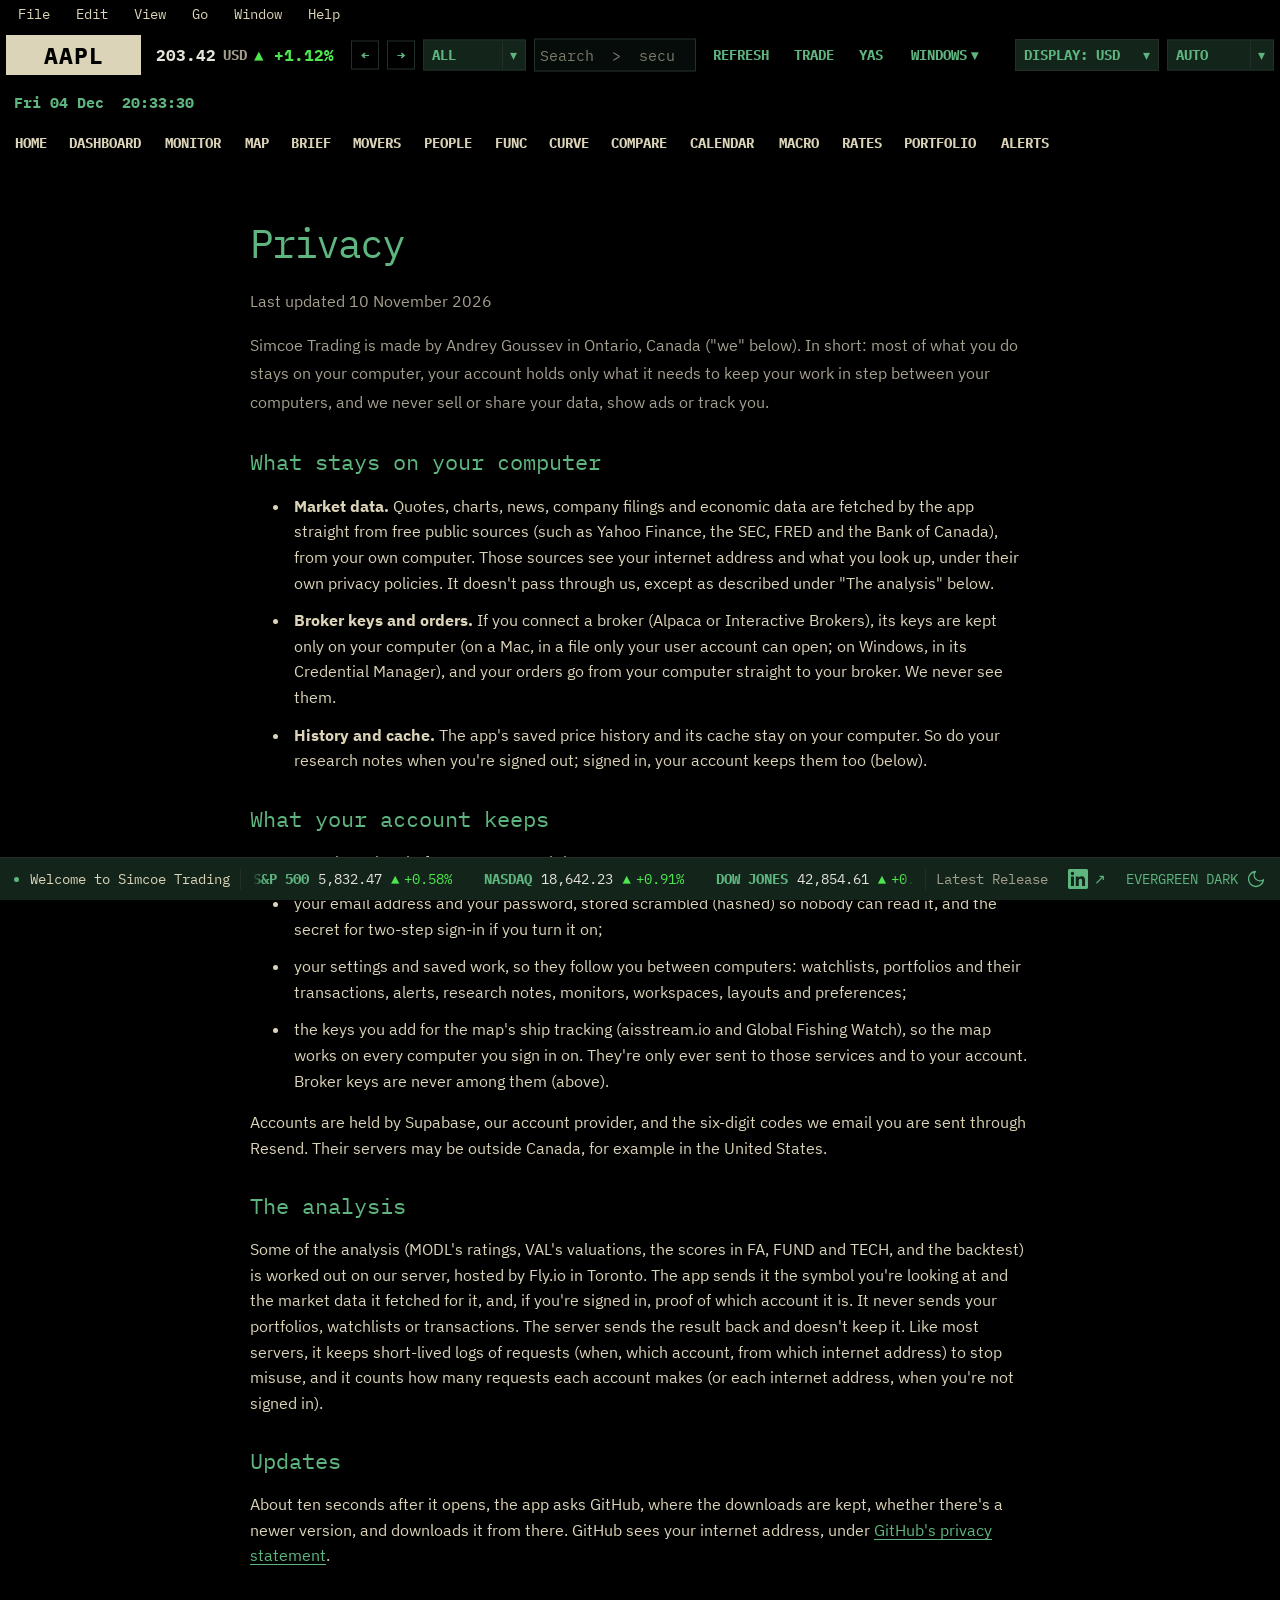
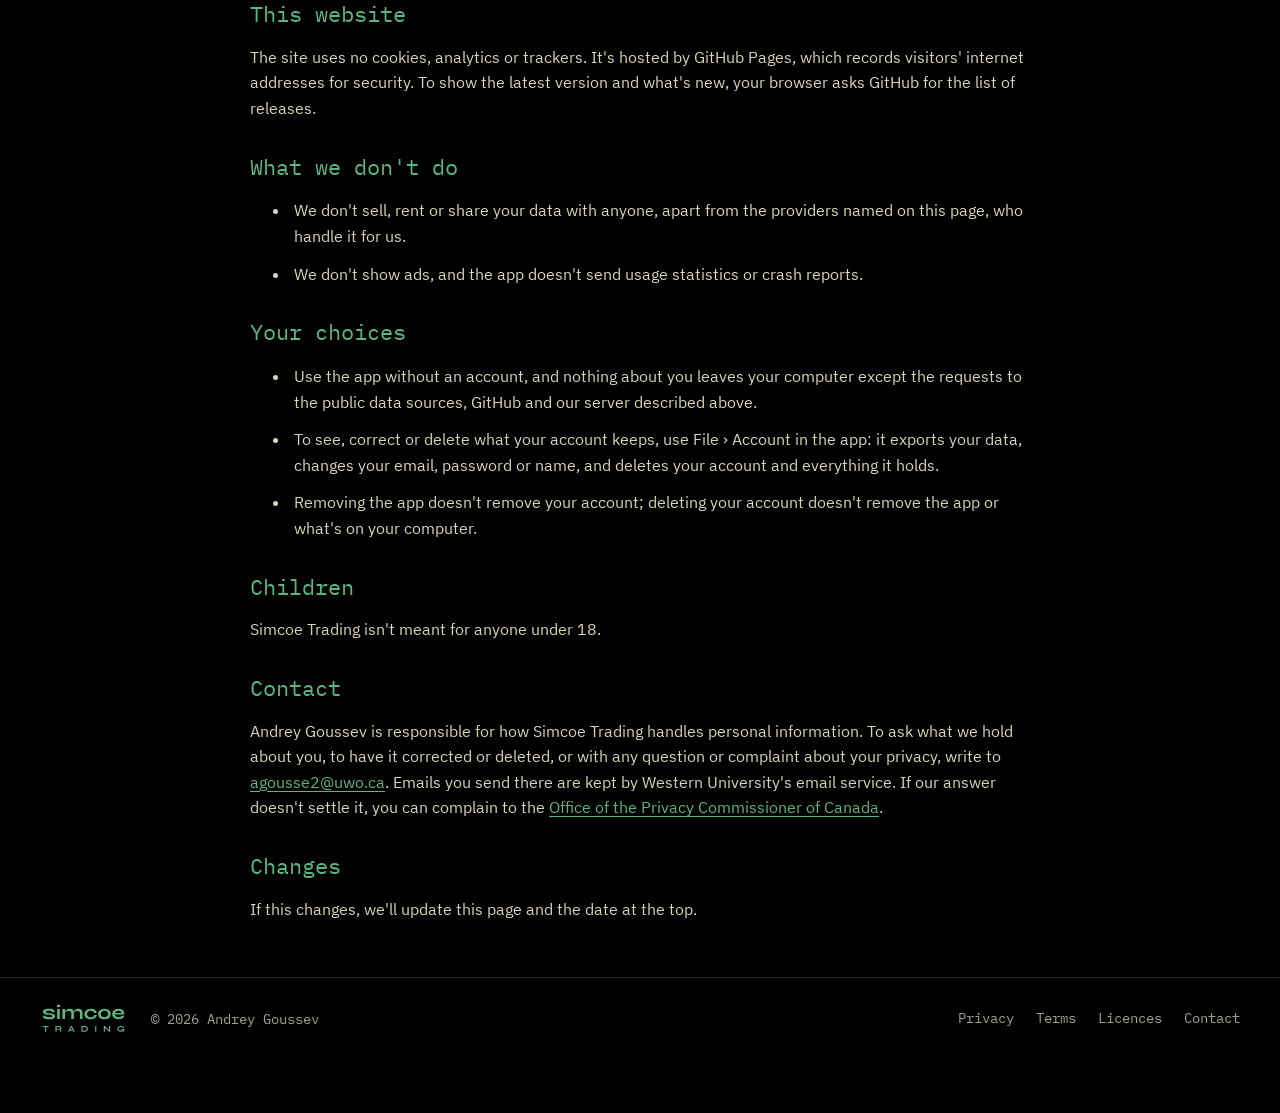
<file: docs/privacy.html>
<!doctype html>
<html lang="en" data-palette="evergreen" data-theme="dark">
<head>
<meta charset="utf-8">
<meta name="viewport" content="width=device-width, initial-scale=1">
<meta http-equiv="Content-Security-Policy" content="default-src 'self'; script-src 'self'; style-src 'self'; font-src 'self'; img-src 'self' data:; connect-src https://api.github.com; base-uri 'none'; form-action 'none'; object-src 'none'">
<title>Privacy · Simcoe Trading</title>
<meta name="description" content="What Simcoe Trading keeps about you, what stays on your computer, and who else sees what.">
<meta name="color-scheme" content="light dark">
<meta name="theme-color" content="#000000">
<link rel="canonical" href="https://simcoetrading.com/privacy.html">
<meta property="og:type" content="website">
<meta property="og:site_name" content="Simcoe Trading">
<meta property="og:title" content="Privacy · Simcoe Trading">
<meta property="og:description" content="What Simcoe Trading keeps about you, what stays on your computer, and who else sees what.">
<meta property="og:url" content="https://simcoetrading.com/privacy.html">
<meta property="og:image" content="https://simcoetrading.com/og-image.png">
<meta name="twitter:card" content="summary_large_image">
<link rel="icon" href="favicon.svg" type="image/svg+xml">
<link rel="icon" href="favicon-32.png" sizes="32x32" type="image/png">
<link rel="apple-touch-icon" href="apple-touch-icon.png">
<link rel="preload" href="fonts/IBMPlexMono-Regular.woff2" as="font" type="font/woff2" crossorigin>
<link rel="preload" href="fonts/IBMPlexSans-Regular.woff2" as="font" type="font/woff2" crossorigin>
<script src="theme.js"></script>
<link rel="stylesheet" href="site.css?v=682dd5d7be">
<script src="site.js" defer></script>
<script src="chrome.js" type="module"></script>
<script src="terminal.js" type="module"></script>
</head>
<body class="page-privacy">
<a class="skip" href="#main">Skip to content</a>
<header class="terminal-chrome">
  <nav class="terminal-menubar" aria-label="Application menu">
    <details class="app-menu"><summary>File</summary><div class="app-menu-popup">
      <button type="button" data-chrome-action="account">Account…</button>
      <button type="button" data-chrome-action="quit">Quit</button>
    </div></details>
    <details class="app-menu"><summary>Edit</summary><div class="app-menu-popup">
      <button type="button" data-chrome-action="find">Find in page</button>
      <button type="button" data-chrome-action="command">Go to the command line</button>
    </div></details>
    <details class="app-menu"><summary>View</summary><div class="app-menu-popup">
      <button type="button" data-chrome-action="theme">Theme…</button>
      <hr>
      <button type="button" data-chrome-action="zoom-in">Zoom in</button>
      <button type="button" data-chrome-action="zoom-out">Zoom out</button>
      <button type="button" data-chrome-action="zoom-auto">Auto size (for this screen)</button>
      <hr>
      <button type="button" data-chrome-action="currency">Display currency</button>
      <button type="button" data-chrome-action="sounds">Sounds…</button>
      <hr>
      <button type="button" data-chrome-action="refresh">Refresh now</button>
    </div></details>
    <details class="app-menu"><summary>Go</summary><div class="app-menu-popup">
      <button type="button" data-chrome-action="back">Back</button>
      <button type="button" data-chrome-action="forward">Forward</button>
    </div></details>
    <details class="app-menu"><summary>Window</summary><div class="app-menu-popup">
      <button type="button" data-chrome-action="window-func">New FUNC window</button>
      <button type="button" data-chrome-action="trade">Trade ticket</button>
      <button type="button" data-chrome-action="dock">Dock every window</button>
      <hr>
      <button type="button" data-chrome-action="workspaces">Workspaces</button>
    </div></details>
    <details class="app-menu"><summary>Help</summary><div class="app-menu-popup">
      <button type="button" data-chrome-action="about">About Simcoe Trading</button>
      <button type="button" data-chrome-action="shortcuts">Keyboard shortcuts</button>
      <button type="button" data-chrome-action="guide">Trading guide</button>
      <button type="button" data-chrome-action="updates">Check for updates…</button>
    </div></details>
  </nav>
  <div class="command-bar">
    <a class="context-symbol" href="./" data-context-symbol aria-label="Loaded security; return home">AAPL</a>
    <span class="context-quote" data-context-quote><strong>203.42</strong><small>USD</small><span class="up">▲ +1.12%</span></span>
    <div class="history-controls"><button type="button" data-history="back" aria-label="Go back" title="Go back">←</button><button type="button" data-history="forward" aria-label="Go forward" title="Go forward">→</button></div>
    <label class="terminal-select search-type-control"><span class="sr">Security search type</span><select id="search-type" aria-label="Security search type"><option>ALL</option><option>EQUITY</option><option>ETF</option><option>INDEX</option><option>FX</option><option>CRYPTO</option><option>FUTURE</option><option>BOND</option></select></label>
    <div class="command-search">
      <label class="sr" for="command-input">Search tabs, securities, or functions</label>
      <input id="command-input" type="search" placeholder="Search  &gt;  security (AAPL · TD.TO · MSFT) · or function (EQS · DES · PORT)" autocomplete="off" spellcheck="false" role="combobox" aria-autocomplete="list" aria-expanded="false" aria-controls="command-results">
      <div id="command-results" class="command-results" role="listbox" aria-label="Search results" hidden></div>
    </div>
    <div class="toolbar-actions">
      <button type="button" class="terminal-action" data-chrome-action="refresh">REFRESH</button>
      <button type="button" class="terminal-action" data-chrome-action="trade">TRADE</button>
      <button type="button" class="terminal-action" data-chrome-action="yas">YAS</button>
      <details class="app-menu windows-menu"><summary class="terminal-action">WINDOWS<span aria-hidden="true">▾</span></summary><div class="app-menu-popup" data-windows-menu></div></details>
    </div>
    <label class="terminal-select currency-control"><span class="sr">Display currency</span><select id="display-currency" aria-label="Display currency"><option value="USD">DISPLAY: USD</option><option value="CAD">DISPLAY: CAD</option><option value="EUR">DISPLAY: EUR</option><option value="GBP">DISPLAY: GBP</option><option value="JPY">DISPLAY: JPY</option><option value="CHF">DISPLAY: CHF</option><option value="AUD">DISPLAY: AUD</option></select></label>
    <label class="terminal-select zoom-control"><span class="sr">Interface zoom</span><select id="ui-zoom" aria-label="Interface zoom"><option value="auto">AUTO</option><option value="95">95%</option><option value="100">100%</option><option value="110">110%</option><option value="125">125%</option><option value="150">150%</option></select></label>
    <time class="terminal-clock" data-clock>LOCAL TIME</time>
  </div>
  <nav class="terminal-tabs" aria-label="Terminal pages">
    <a href="./#home" data-view-link="home">HOME</a>
    <a href="./#dashboard" data-view-link="dashboard">DASHBOARD</a>
    <a href="./#monitor" data-view-link="monitor">MONITOR</a>
    <a href="./#map" data-view-link="map">MAP</a>
    <a href="./#brief" data-view-link="brief">BRIEF</a>
    <a href="./#movers" data-view-link="movers">MOVERS</a>
    <a href="./#people" data-view-link="people">PEOPLE</a>
    <a href="./#func" data-view-link="func">FUNC</a>
    <a href="./#curve" data-view-link="curve">CURVE</a>
    <a href="./#compare" data-view-link="compare">COMPARE</a>
    <a href="./#calendar" data-view-link="calendar">CALENDAR</a>
    <a href="./#macro" data-view-link="macro">MACRO</a>
    <a href="./#rates" data-view-link="rates">RATES</a>
    <a href="./#portfolio" data-view-link="portfolio">PORTFOLIO</a>
    <a href="./#alerts" data-view-link="alerts">ALERTS</a>
  </nav>
  <div class="preview-badge" id="preview-badge" role="status" aria-label="App preview notice" hidden>
    <span>THIS IS A PREVIEW OF THE APP</span>
    <a href="./#download" class="preview-badge-btn">DOWNLOAD <span aria-hidden="true">↓</span></a>
  </div>
  <aside class="dashboard-callout" id="dashboard-callout" aria-label="Dashboard preview tip" hidden>
    <svg class="callout-arrow" viewBox="0 0 38 28" width="38" height="28" fill="none" aria-hidden="true">
      <path d="M 30 26 C 22 22, 8 13, 8 5" stroke="currentColor" stroke-width="2" stroke-linecap="round"/>
      <polygon points="8,1 3,7 13,7" fill="currentColor"/>
    </svg>
    <div class="callout-bubble">
      <a href="./#dashboard" class="callout-link">Take a look</a>
      <button type="button" class="callout-close" data-callout-close aria-label="Dismiss">×</button>
    </div>
  </aside>
</header>
<main id="main">
<section class="band">
  <div class="wrap narrow prose">
    <h1>Privacy</h1>
    <p class="muted">Last updated 10 November 2026</p>
    <p class="lead">Simcoe Trading is made by Andrey Goussev in Ontario, Canada ("we" below). In short: most of what
      you do stays on your computer, your account holds only what it needs to keep your work in step between your
      computers, and we never sell or share your data, show ads or track you.</p>

    <h2>What stays on your computer</h2>
    <ul>
      <li><strong>Market data.</strong> Quotes, charts, news, company filings and economic data are fetched by the
        app straight from free public sources (such as Yahoo Finance, the SEC, FRED and the Bank of Canada), from
        your own computer. Those sources see your internet address and what you look up, under their own privacy
        policies. It doesn't pass through us, except as described under "The analysis" below.</li>
      <li><strong>Broker keys and orders.</strong> If you connect a broker (Alpaca or Interactive Brokers), its keys
        are kept only on your computer (on a Mac, in a file only your user account can open; on Windows, in its
        Credential Manager), and your orders go from your computer straight to your broker. We never see them.</li>
      <li><strong>History and cache.</strong> The app's saved price history and its cache stay on your computer. So
        do your research notes when you're signed out; signed in, your account keeps them too (below).</li>
    </ul>

    <h2>What your account keeps</h2>
    <p>An account is optional. If you create one, it keeps:</p>
    <ul>
      <li>your email address and your password, stored scrambled (hashed) so nobody can read it, and the secret
        for two-step sign-in if you turn it on;</li>
      <li>your settings and saved work, so they follow you between computers: watchlists, portfolios and their
        transactions, alerts, research notes, monitors, workspaces, layouts and preferences;</li>
      <li>the keys you add for the map's ship tracking (aisstream.io and Global Fishing Watch), so the map works on
        every computer you sign in on. They're only ever sent to those services and to your account. Broker keys are
        never among them (above).</li>
    </ul>
    <p>Accounts are held by Supabase, our account provider, and the six-digit codes we email you are sent through
      Resend. Their servers may be outside Canada, for example in the United States.</p>

    <h2>The analysis</h2>
    <p>Some of the analysis (MODL's ratings, VAL's valuations, the scores in FA, FUND and TECH, and the backtest) is
      worked out on our server, hosted by Fly.io in Toronto. The app sends it the symbol you're looking at and the
      market data it fetched for it, and, if you're signed in, proof of which account it is. It
      never sends your portfolios, watchlists or transactions. The server sends the result back and doesn't keep
      it. Like most servers, it keeps short-lived logs of requests (when, which account, from which internet
      address) to stop misuse, and it counts how many requests each account makes (or each internet address, when you're not
      signed in).</p>

    <h2>Updates</h2>
    <p>About ten seconds after it opens, the app asks GitHub, where the downloads are kept, whether there's a newer
      version, and downloads it from there. GitHub sees your internet address, under
      <a href="https://docs.github.com/en/site-policy/privacy-policies/github-general-privacy-statement">GitHub's
      privacy statement</a>.</p>

    <h2>This website</h2>
    <p>The site uses no cookies, analytics or trackers. It's hosted by GitHub Pages, which records visitors'
      internet addresses for security. To show the latest version and what's new, your browser asks GitHub for the
      list of releases.</p>

    <h2>What we don't do</h2>
    <ul>
      <li>We don't sell, rent or share your data with anyone, apart from the providers named on this page, who
        handle it for us.</li>
      <li>We don't show ads, and the app doesn't send usage statistics or crash reports.</li>
    </ul>

    <h2>Your choices</h2>
    <ul>
      <li>Use the app without an account, and nothing about you leaves your computer except the requests to the
        public data sources, GitHub and our server described above.</li>
      <li>To see, correct or delete what your account keeps, use File › Account in the app: it exports your data,
        changes your email, password or name, and deletes your account and everything it holds.</li>
      <li>Removing the app doesn't remove your account; deleting your account doesn't remove the app or what's on
        your computer.</li>
    </ul>

    <h2>Children</h2>
    <p>Simcoe Trading isn't meant for anyone under 18.</p>

    <h2>Contact</h2>
    <p>Andrey Goussev is responsible for how Simcoe Trading handles personal information. To ask what we hold about
      you, to have it corrected or deleted, or with any question or complaint about your privacy, write to
      <a href="mailto:agousse2@uwo.ca">agousse2@uwo.ca</a>. Emails you send there are kept by
      Western University's email service. If our answer doesn't settle it, you can complain to the
      <a href="https://www.priv.gc.ca/">Office of the Privacy Commissioner of Canada</a>.</p>

    <h2>Changes</h2>
    <p>If this changes, we'll update this page and the date at the top.</p>
  </div>
</section>

</main>
<footer class="site-footer">
  <div class="footer-identity"><a href="./" aria-label="Simcoe Trading home"><svg aria-hidden="true" focusable="false" xmlns="http://www.w3.org/2000/svg" viewBox="-8.12 -21.2 261.19 97.48"><path d="M0.03 19.91L7.22 19.91C7.68 21.27 8.76 22.38 10.67 23.24C12.84 24.1 15.97 24.53 20.02 24.53C22.71 24.53 24.7 24.39 26.02 24.11C27.24 23.83 28.02 23.42 28.43 22.88C28.81 22.35 29 21.73 29 21.05C29 20.21 28.69 19.57 28.04 19.1C27.34 18.64 26.18 18.27 24.48 17.99C22.67 17.72 20.23 17.46 17.19 17.22C14.2 16.94 11.52 16.6 9.25 16.2C7.41 15.79 6.03 15.26 4.83 14.6C3.63 13.94 2.68 13.1 1.98 12.08C1.27 11.06 0.92 9.81 0.92 8.33C0.92 6.89 1.27 5.61 1.98 4.49C2.68 3.37 3.66 2.43 4.92 1.67C6.17 0.91 7.66 0.33 9.79 -0.07C12.37 -0.47 15.5 -0.67 19.03 -0.67C24.22 -0.67 27.91 -0.24 30.13 0.62C32.09 1.48 33.56 2.68 34.54 4.22C35.53 5.76 36.02 7.53 36.02 9.53L29.07 9.53C28.69 8.05 27.88 6.98 26.54 6.32C25.07 5.66 22.6 5.33 19.03 5.33C15.5 5.33 12.95 5.63 11.34 6.23C9.86 6.84 9.18 7.66 9.18 8.69C9.18 9.53 9.6 10.18 10.48 10.64C11.42 11.1 12.9 11.47 14.99 11.75C17.16 12.03 19.93 12.33 23.19 12.66C25.74 12.98 27.88 13.34 29.56 13.73C30.98 14.13 32.25 14.64 33.37 15.26C34.49 15.88 35.38 16.7 36.04 17.72C36.7 18.74 37.04 20.03 37.04 21.59C37.04 23.51 36.49 25.13 35.39 26.45C34.29 27.78 32.72 28.79 30.68 29.48C28.5 30.18 25 30.53 20.1 30.53C15.57 30.53 11.9 30.26 9.22 29.72C7.12 29.18 5.61 28.48 4.41 27.62C3.21 26.76 2.28 25.84 1.62 24.86C0.96 23.88 0.51 22.95 0.27 22.07C0.03 21.19 -0.05 20.47 0.03 19.91ZM51.91 -13.08L51.91 -6.25L42.85 -6.25L42.85 -13.08L51.91 -13.08ZM43.44 0L51.24 0L51.24 29.81L43.44 29.81L43.44 0ZM59.04 0L66.85 0L66.85 29.81L59.04 29.81L59.04 0ZM80.71 -0.67C82.54 -0.67 84.24 -0.43 85.8 0.05C87.36 0.54 88.72 1.28 89.88 2.28C91.04 3.28 91.93 4.55 92.57 6.09C93.22 7.62 93.54 9.45 93.54 11.58L93.54 29.81L85.74 29.81L85.74 12.95C85.74 10.43 85.13 8.58 83.9 7.41C82.68 6.23 80.68 5.64 77.91 5.64C75.83 5.64 73.94 6.04 72.26 6.84C70.58 7.63 69.22 8.64 68.17 9.86C67.12 11.08 66.52 12.35 66.36 13.67L66.36 10.61C66.56 9.21 67.02 7.85 67.74 6.53C68.46 5.21 69.43 4 70.65 2.9C71.88 1.8 73.33 0.93 75 0.29C76.68 -0.35 78.58 -0.67 80.71 -0.67ZM106.71 -0.67C108.54 -0.67 110.24 -0.43 111.79 0.05C113.35 0.54 114.71 1.28 115.86 2.28C117.02 3.28 117.93 4.55 118.59 6.09C119.25 7.62 119.58 9.45 119.58 11.58L119.58 29.81L111.79 29.81L111.79 12.95C111.79 10.43 111.16 8.58 109.92 7.41C108.67 6.23 106.67 5.64 103.89 5.64C101.81 5.64 99.93 6.04 98.24 6.84C96.55 7.63 95.19 8.64 94.14 9.86C93.1 11.08 92.52 12.35 92.39 13.67L92.39 10.44C92.59 9.11 93.07 7.79 93.83 6.48C94.59 5.16 95.59 3.96 96.83 2.88C98.07 1.79 99.52 0.93 101.18 0.29C102.83 -0.35 104.68 -0.67 106.71 -0.67ZM162.05 18.05C161.85 20.65 161.02 22.89 159.56 24.77C158.1 26.65 156.09 28.08 153.53 29.06C150.97 30.04 147.93 30.53 144.41 30.53C140.73 30.53 137.44 29.94 134.54 28.77C131.64 27.59 129.36 25.85 127.7 23.55C126.04 21.24 125.21 18.4 125.21 15C125.21 11.59 126.04 8.73 127.7 6.41C129.36 4.1 131.64 2.34 134.54 1.13C137.44 -0.07 140.73 -0.67 144.41 -0.67C147.93 -0.67 150.95 -0.18 153.47 0.8C155.99 1.79 157.98 3.2 159.44 5.04C160.9 6.88 161.75 9.09 161.99 11.69L154.85 11.69C154.17 9.69 152.91 8.13 151.07 7.01C149.24 5.89 147.01 5.33 144.41 5.33C142.33 5.33 140.44 5.69 138.74 6.41C137.04 7.14 135.68 8.21 134.66 9.62C133.64 11.04 133.13 12.83 133.13 15C133.13 17.11 133.63 18.88 134.63 20.3C135.63 21.73 136.99 22.79 138.71 23.48C140.43 24.18 142.33 24.53 144.41 24.53C147.21 24.53 149.5 23.97 151.29 22.85C153.07 21.73 154.28 20.13 154.91 18.05L162.05 18.05ZM185.38 30.53C181.63 30.53 178.32 29.93 175.46 28.73C172.59 27.54 170.36 25.79 168.76 23.48C167.16 21.18 166.36 18.35 166.36 15C166.36 11.64 167.16 8.78 168.76 6.45C170.36 4.11 172.59 2.34 175.46 1.13C178.32 -0.07 181.63 -0.67 185.38 -0.67C189.14 -0.67 192.43 -0.07 195.25 1.13C198.08 2.34 200.29 4.11 201.89 6.45C203.49 8.78 204.29 11.64 204.29 15C204.29 18.35 203.49 21.18 201.89 23.48C200.29 25.79 198.08 27.54 195.25 28.73C192.43 29.93 189.14 30.53 185.38 30.53ZM185.38 24.53C187.46 24.53 189.34 24.16 191 23.42C192.66 22.68 193.97 21.6 194.93 20.18C195.88 18.76 196.36 17.03 196.36 15C196.36 12.96 195.88 11.21 194.93 9.74C193.97 8.28 192.67 7.17 191.03 6.41C189.39 5.66 187.5 5.28 185.38 5.28C183.31 5.28 181.43 5.66 179.75 6.41C178.06 7.17 176.73 8.27 175.75 9.71C174.78 11.15 174.29 12.92 174.29 15C174.29 17.03 174.76 18.76 175.72 20.18C176.68 21.6 178 22.68 179.68 23.42C181.37 24.16 183.26 24.53 185.38 24.53ZM237.22 19.91L244.79 19.91C244.46 21.95 243.61 23.77 242.23 25.37C240.85 26.97 238.98 28.23 236.62 29.15C234.26 30.07 231.38 30.53 227.99 30.53C224.19 30.53 220.82 29.92 217.9 28.7C214.98 27.48 212.7 25.71 211.06 23.39C209.42 21.07 208.6 18.27 208.6 15C208.6 11.72 209.4 8.91 211 6.56C212.6 4.22 214.83 2.43 217.69 1.19C220.56 -0.05 223.91 -0.67 227.74 -0.67C231.66 -0.67 234.92 -0.05 237.52 1.19C240.12 2.43 242.06 4.3 243.32 6.8C244.58 9.3 245.1 12.49 244.89 16.38L216.46 16.38C216.66 17.9 217.23 19.28 218.17 20.52C219.11 21.76 220.39 22.73 222.01 23.45C223.63 24.17 225.56 24.53 227.8 24.53C230.28 24.53 232.35 24.1 234.01 23.24C235.67 22.38 236.74 21.27 237.22 19.91ZM227.38 5.28C224.5 5.28 222.17 5.91 220.36 7.16C218.56 8.42 217.4 9.97 216.88 11.81L237.16 11.81C236.96 9.81 236.01 8.22 234.31 7.05C232.61 5.87 230.3 5.28 227.38 5.28ZM0 50.98L17.73 50.98L17.73 53.88L0 53.88L0 50.98ZM7.16 53.52L10.61 53.52L10.61 67.81L7.16 67.81L7.16 53.52ZM38.23 67.81L38.23 50.98L49.66 50.98C50.95 50.98 52.08 51.16 53.04 51.52C54 51.88 54.75 52.44 55.29 53.2C55.83 53.95 56.09 54.92 56.09 56.09C56.09 56.9 55.96 57.58 55.68 58.13C55.4 58.69 55.02 59.14 54.52 59.49C54.03 59.84 53.46 60.11 52.82 60.29C52.18 60.47 51.49 60.59 50.77 60.64L50.41 60.42C51.61 60.42 52.61 60.51 53.39 60.7C54.17 60.88 54.76 61.21 55.15 61.69C55.54 62.17 55.73 62.88 55.73 63.81L55.73 67.81L52.28 67.81L52.28 64.05C52.28 63.4 52.17 62.9 51.94 62.55C51.71 62.19 51.3 61.95 50.73 61.8C50.15 61.66 49.31 61.59 48.22 61.59L41.69 61.59L41.69 67.81L38.23 67.81ZM41.69 58.89L49.66 58.89C50.62 58.89 51.36 58.66 51.88 58.19C52.39 57.72 52.64 57.09 52.64 56.3C52.64 55.54 52.39 54.96 51.88 54.55C51.36 54.15 50.62 53.95 49.66 53.95L41.69 53.95L41.69 58.89ZM80.31 64.14L80.31 61.27L91.44 61.27L91.44 64.14L80.31 64.14ZM76.12 67.81L84.03 50.98L87.78 50.98L95.77 67.81L91.98 67.81L85.08 52.66L86.73 52.66L79.88 67.81L76.12 67.81ZM125.8 50.98C127.68 50.98 129.26 51.21 130.52 51.66C131.79 52.12 132.8 52.73 133.55 53.5C134.31 54.27 134.85 55.16 135.17 56.16C135.49 57.17 135.66 58.23 135.66 59.34C135.66 60.45 135.48 61.51 135.12 62.53C134.76 63.55 134.19 64.46 133.42 65.25C132.65 66.04 131.64 66.67 130.38 67.12C129.13 67.58 127.6 67.81 125.8 67.81L116.17 67.81L116.17 50.98L125.8 50.98ZM119.62 64.84L125.72 64.84C126.97 64.84 128.01 64.69 128.83 64.39C129.65 64.09 130.3 63.68 130.79 63.16C131.27 62.64 131.62 62.05 131.83 61.39C132.04 60.73 132.14 60.05 132.14 59.34C132.14 58.62 132.04 57.95 131.83 57.3C131.62 56.66 131.27 56.09 130.79 55.59C130.3 55.09 129.65 54.7 128.83 54.4C128.01 54.1 126.97 53.95 125.72 53.95L119.62 53.95L119.62 64.84ZM157.5 50.98L160.95 50.98L160.95 67.81L157.5 67.81L157.5 50.98ZM200.47 64.38L199.38 64.83L199.38 50.98L202.83 50.98L202.83 67.81L199.38 67.81L185.78 54.53L186.86 54.08L186.86 67.81L183.41 67.81L183.41 50.98L186.86 50.98L200.47 64.38ZM234.48 68.16C232.92 68.16 231.51 67.97 230.26 67.61C229 67.24 227.92 66.7 227.01 65.97C226.1 65.24 225.4 64.34 224.91 63.27C224.43 62.19 224.19 60.95 224.19 59.55C224.19 58.12 224.44 56.86 224.95 55.76C225.46 54.66 226.19 53.73 227.14 52.97C228.09 52.21 229.22 51.63 230.52 51.24C231.83 50.85 233.28 50.66 234.88 50.66C236.77 50.66 238.4 50.92 239.77 51.45C241.13 51.97 242.21 52.71 243 53.66C243.79 54.62 244.24 55.76 244.34 57.08L241.02 57.08C240.79 56.38 240.42 55.78 239.91 55.27C239.4 54.76 238.72 54.36 237.89 54.07C237.06 53.78 236.05 53.64 234.88 53.64C233.36 53.64 232.08 53.88 231.02 54.37C229.95 54.85 229.14 55.54 228.59 56.42C228.03 57.31 227.75 58.35 227.75 59.55C227.75 60.7 227.99 61.7 228.48 62.55C228.96 63.39 229.71 64.04 230.73 64.48C231.74 64.93 233.04 65.16 234.61 65.16C235.83 65.16 236.9 65 237.83 64.68C238.76 64.36 239.53 63.93 240.16 63.38C240.78 62.84 241.22 62.22 241.48 61.55L242.83 61.05C242.61 63.29 241.77 65.03 240.3 66.28C238.83 67.53 236.89 68.16 234.48 68.16ZM241.95 67.81C241.95 67.27 241.99 66.65 242.05 65.95C242.12 65.26 242.21 64.55 242.31 63.83C242.42 63.11 242.51 62.44 242.59 61.83L234.91 61.83L234.91 59.62L244.94 59.62L244.94 67.81L241.95 67.81Z" fill="currentColor"/></svg>
</a><span class="footer-copyright">© 2026 Andrey Goussev</span></div>
  <nav class="footer-links" aria-label="About"><a href="privacy.html" aria-current="page">Privacy</a><a href="terms.html">Terms</a><a href="licenses.html">Licences</a><a href="mailto:agousse2@uwo.ca">Contact</a></nav>
</footer>
<div class="terminal-status" role="contentinfo" aria-label="Terminal status">
  <span class="status-left"><span class="status-dot" aria-hidden="true"></span><span data-status-text>Welcome to Simcoe Trading</span></span>
  <div class="status-ticker" data-market-ticker role="region" aria-label="Market ticker with illustrative prices" hidden>
    <div class="ticker-window" tabindex="0" aria-label="Sample market prices. Hover or focus to pause scrolling."><div class="ticker-track" data-ticker-track></div></div>
  </div>
  <div class="status-right">
    <a class="status-link status-release" href="whats-new.html"><time data-release-date>Latest Release</time></a>
    <a class="status-link status-linkedin" href="https://www.linkedin.com/in/andrey-goussev/" target="_blank" rel="noopener noreferrer" aria-label="Andrey Goussev on LinkedIn (opens in a new tab)" title="Andrey Goussev on LinkedIn"><svg class="linkedin-icon" viewBox="0 0 24 24" fill="currentColor" aria-hidden="true" focusable="false"><path d="M20.447 20.452h-3.554v-5.569c0-1.328-.027-3.037-1.852-3.037-1.853 0-2.136 1.445-2.136 2.939v5.667H9.351V9h3.414v1.561h.046c.477-.9 1.637-1.85 3.37-1.85 3.601 0 4.267 2.37 4.267 5.455v6.286zM5.337 7.433c-1.144 0-2.063-.926-2.063-2.065 0-1.138.92-2.063 2.063-2.063 1.14 0 2.064.925 2.064 2.063 0 1.139-.925 2.065-2.064 2.065zm1.782 13.019H3.555V9h3.564v11.452zM22.225 0H1.771C.792 0 0 .774 0 1.729v20.542C0 23.227.792 24 1.771 24h20.451C23.2 24 24 23.227 24 22.271V1.729C24 .774 23.2 0 22.222 0h.003z"/></svg><span aria-hidden="true">↗</span></a>
    <button class="status-theme" type="button" data-theme-toggle aria-label="Switch colour theme">
      <span data-theme-label>EVERGREEN DARK</span>
      <svg class="theme-icon-light" viewBox="0 0 24 24" fill="none" stroke="currentColor" stroke-width="1.6" stroke-linecap="round" aria-hidden="true" focusable="false"><circle cx="12" cy="12" r="4"/><path d="M12 2v2m0 16v2M2 12h2m16 0h2M4.93 4.93l1.42 1.42m11.3 11.3 1.42 1.42M4.93 19.07l1.42-1.42m11.3-11.3 1.42-1.42"/></svg>
      <svg class="theme-icon-dark" viewBox="0 0 24 24" fill="none" stroke="currentColor" stroke-width="1.6" stroke-linecap="round" stroke-linejoin="round" aria-hidden="true" focusable="false"><path d="M21 12.8A9 9 0 1 1 11.2 3 7 7 0 0 0 21 12.8Z"/></svg>
    </button>
  </div>
</div>
<dialog class="terminal-dialog" id="theme-dialog" aria-labelledby="theme-dialog-title"><header class="dialog-bar"><h2 id="theme-dialog-title">THEME</h2><button type="button" data-close-dialog aria-label="Close theme settings">×</button></header><div class="panel-body"><div class="dialog-grid"><label class="form-field">COLOUR THEME<select id="palette-select" aria-label="Colour theme"><option value="evergreen">EVERGREEN</option><option value="amber">AMBER</option></select></label><label class="form-field">APPEARANCE<select id="theme-select" aria-label="Appearance"><option value="dark">DARK</option><option value="light">LIGHT</option><option value="system">SYSTEM</option></select></label></div></div></dialog>
<dialog class="terminal-dialog" id="trade-dialog" aria-labelledby="trade-dialog-title"><header class="dialog-bar"><h2 id="trade-dialog-title">TRADE · SAMPLE TICKET</h2><button type="button" data-close-dialog aria-label="Close trade ticket">×</button></header><div class="panel-body"><form class="dialog-grid" data-trade-form><label class="form-field">SECURITY<input name="symbol" value="AAPL" readonly></label><label class="form-field">SIDE<select name="side"><option>BUY</option><option>SELL</option></select></label><label class="form-field">QUANTITY<input name="quantity" type="number" value="10" min="1" max="1000000" step="1" required></label><label class="form-field">ORDER TYPE<select name="type"><option>MARKET</option><option>LIMIT</option></select></label><div class="dialog-wide"><span class="metric-label">INDICATIVE VALUE</span><output class="metric-value" data-trade-value>2,034.20 USD</output></div><button class="action-button primary dialog-wide" type="submit">PREVIEW ORDER</button><output class="dialog-wide" data-trade-result></output></form></div></dialog>
<dialog class="terminal-dialog" id="yas-dialog" aria-labelledby="yas-dialog-title"><header class="dialog-bar"><h2 id="yas-dialog-title">YAS · YIELD &amp; SPREAD</h2><button type="button" data-close-dialog aria-label="Close bond calculator">×</button></header><div class="panel-body"><form class="dialog-grid" data-yas-form><label class="form-field">PRICE PER 100<input name="price" type="number" value="98.50" min="1" max="200" step="0.01" required></label><label class="form-field">COUPON (%)<input name="coupon" type="number" value="4.25" min="0" max="30" step="0.01" required></label><label class="form-field">YEARS TO MATURITY<input name="years" type="number" value="10" min="0.5" max="50" step="0.5" required></label><label class="form-field">BENCHMARK YIELD (%)<input name="benchmark" type="number" value="4.00" min="0" max="30" step="0.01" required></label><button class="action-button primary dialog-wide" type="submit">CALCULATE</button><div class="dialog-wide"><div class="description-row"><span>Yield to maturity</span><output data-yas-yield>—</output></div><div class="description-row"><span>Spread to benchmark</span><output data-yas-spread>—</output></div><p class="dialog-note">Sample fixed-rate bond · semiannual coupons</p></div></form></div></dialog>
<dialog class="terminal-dialog" id="info-dialog" aria-labelledby="info-dialog-title"><header class="dialog-bar"><h2 id="info-dialog-title">SIMCOE TRADING</h2><button type="button" data-close-dialog aria-label="Close dialog">×</button></header><div class="panel-body" data-info-content></div></dialog>
</body>
</html>
</file>
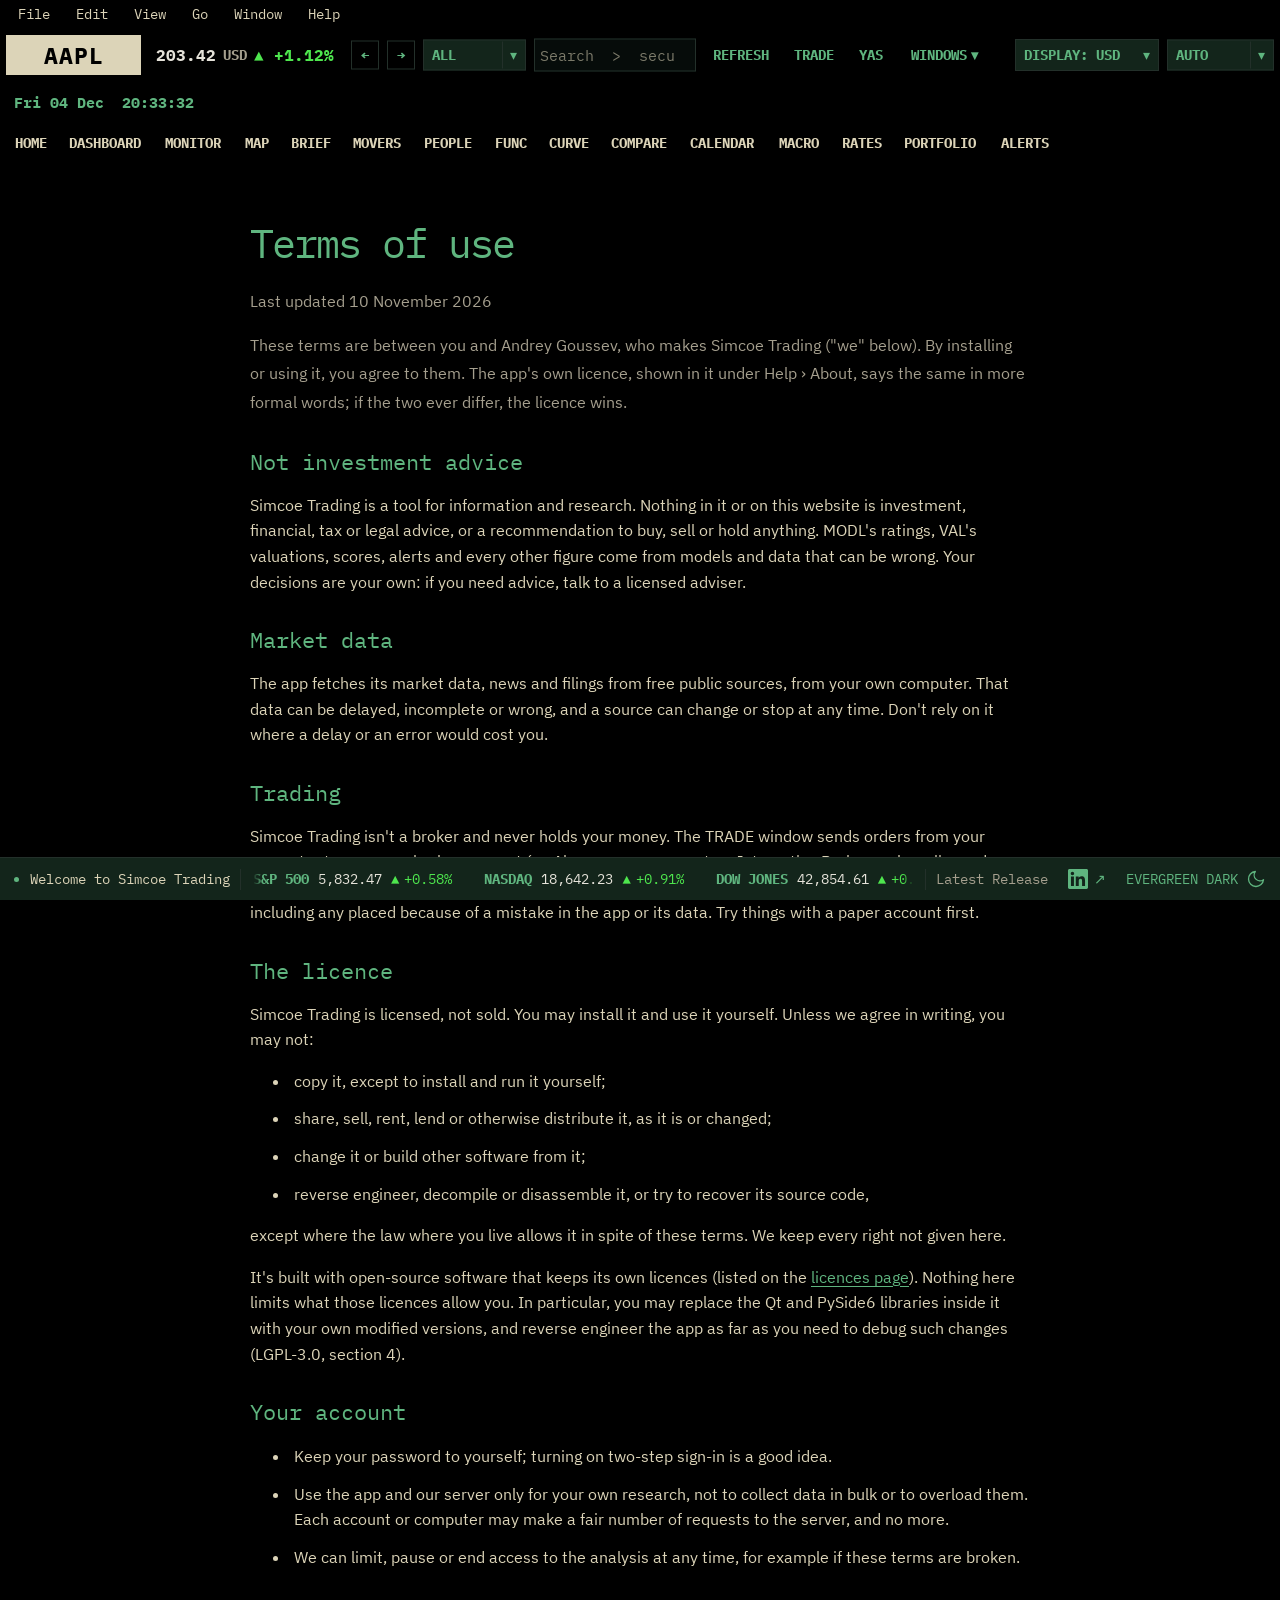
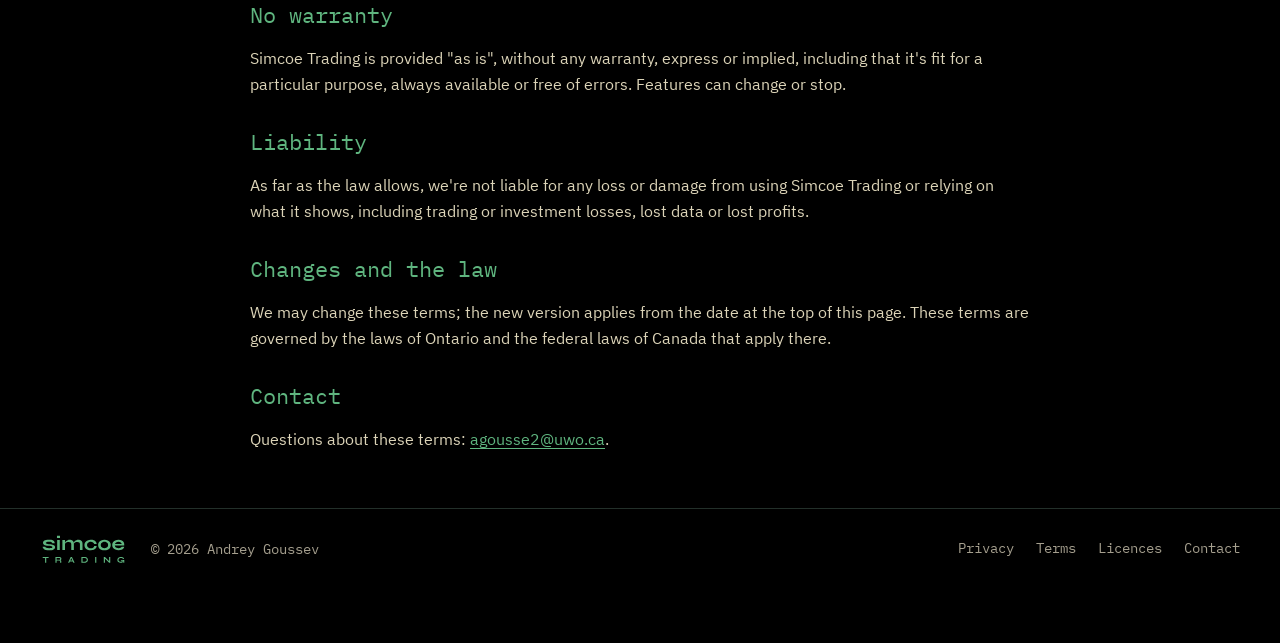
<file: docs/terms.html>
<!doctype html>
<html lang="en" data-palette="evergreen" data-theme="dark">
<head>
<meta charset="utf-8">
<meta name="viewport" content="width=device-width, initial-scale=1">
<meta http-equiv="Content-Security-Policy" content="default-src 'self'; script-src 'self'; style-src 'self'; font-src 'self'; img-src 'self' data:; connect-src https://api.github.com; base-uri 'none'; form-action 'none'; object-src 'none'">
<title>Terms · Simcoe Trading</title>
<meta name="description" content="The terms for using Simcoe Trading: the licence, not investment advice, market data, trading and liability.">
<meta name="color-scheme" content="light dark">
<meta name="theme-color" content="#000000">
<link rel="canonical" href="https://simcoetrading.com/terms.html">
<meta property="og:type" content="website">
<meta property="og:site_name" content="Simcoe Trading">
<meta property="og:title" content="Terms · Simcoe Trading">
<meta property="og:description" content="The terms for using Simcoe Trading: the licence, not investment advice, market data, trading and liability.">
<meta property="og:url" content="https://simcoetrading.com/terms.html">
<meta property="og:image" content="https://simcoetrading.com/og-image.png">
<meta name="twitter:card" content="summary_large_image">
<link rel="icon" href="favicon.svg" type="image/svg+xml">
<link rel="icon" href="favicon-32.png" sizes="32x32" type="image/png">
<link rel="apple-touch-icon" href="apple-touch-icon.png">
<link rel="preload" href="fonts/IBMPlexMono-Regular.woff2" as="font" type="font/woff2" crossorigin>
<link rel="preload" href="fonts/IBMPlexSans-Regular.woff2" as="font" type="font/woff2" crossorigin>
<script src="theme.js"></script>
<link rel="stylesheet" href="site.css?v=682dd5d7be">
<script src="site.js" defer></script>
<script src="chrome.js" type="module"></script>
<script src="terminal.js" type="module"></script>
</head>
<body class="page-terms">
<a class="skip" href="#main">Skip to content</a>
<header class="terminal-chrome">
  <nav class="terminal-menubar" aria-label="Application menu">
    <details class="app-menu"><summary>File</summary><div class="app-menu-popup">
      <button type="button" data-chrome-action="account">Account…</button>
      <button type="button" data-chrome-action="quit">Quit</button>
    </div></details>
    <details class="app-menu"><summary>Edit</summary><div class="app-menu-popup">
      <button type="button" data-chrome-action="find">Find in page</button>
      <button type="button" data-chrome-action="command">Go to the command line</button>
    </div></details>
    <details class="app-menu"><summary>View</summary><div class="app-menu-popup">
      <button type="button" data-chrome-action="theme">Theme…</button>
      <hr>
      <button type="button" data-chrome-action="zoom-in">Zoom in</button>
      <button type="button" data-chrome-action="zoom-out">Zoom out</button>
      <button type="button" data-chrome-action="zoom-auto">Auto size (for this screen)</button>
      <hr>
      <button type="button" data-chrome-action="currency">Display currency</button>
      <button type="button" data-chrome-action="sounds">Sounds…</button>
      <hr>
      <button type="button" data-chrome-action="refresh">Refresh now</button>
    </div></details>
    <details class="app-menu"><summary>Go</summary><div class="app-menu-popup">
      <button type="button" data-chrome-action="back">Back</button>
      <button type="button" data-chrome-action="forward">Forward</button>
    </div></details>
    <details class="app-menu"><summary>Window</summary><div class="app-menu-popup">
      <button type="button" data-chrome-action="window-func">New FUNC window</button>
      <button type="button" data-chrome-action="trade">Trade ticket</button>
      <button type="button" data-chrome-action="dock">Dock every window</button>
      <hr>
      <button type="button" data-chrome-action="workspaces">Workspaces</button>
    </div></details>
    <details class="app-menu"><summary>Help</summary><div class="app-menu-popup">
      <button type="button" data-chrome-action="about">About Simcoe Trading</button>
      <button type="button" data-chrome-action="shortcuts">Keyboard shortcuts</button>
      <button type="button" data-chrome-action="guide">Trading guide</button>
      <button type="button" data-chrome-action="updates">Check for updates…</button>
    </div></details>
  </nav>
  <div class="command-bar">
    <a class="context-symbol" href="./" data-context-symbol aria-label="Loaded security; return home">AAPL</a>
    <span class="context-quote" data-context-quote><strong>203.42</strong><small>USD</small><span class="up">▲ +1.12%</span></span>
    <div class="history-controls"><button type="button" data-history="back" aria-label="Go back" title="Go back">←</button><button type="button" data-history="forward" aria-label="Go forward" title="Go forward">→</button></div>
    <label class="terminal-select search-type-control"><span class="sr">Security search type</span><select id="search-type" aria-label="Security search type"><option>ALL</option><option>EQUITY</option><option>ETF</option><option>INDEX</option><option>FX</option><option>CRYPTO</option><option>FUTURE</option><option>BOND</option></select></label>
    <div class="command-search">
      <label class="sr" for="command-input">Search tabs, securities, or functions</label>
      <input id="command-input" type="search" placeholder="Search  &gt;  security (AAPL · TD.TO · MSFT) · or function (EQS · DES · PORT)" autocomplete="off" spellcheck="false" role="combobox" aria-autocomplete="list" aria-expanded="false" aria-controls="command-results">
      <div id="command-results" class="command-results" role="listbox" aria-label="Search results" hidden></div>
    </div>
    <div class="toolbar-actions">
      <button type="button" class="terminal-action" data-chrome-action="refresh">REFRESH</button>
      <button type="button" class="terminal-action" data-chrome-action="trade">TRADE</button>
      <button type="button" class="terminal-action" data-chrome-action="yas">YAS</button>
      <details class="app-menu windows-menu"><summary class="terminal-action">WINDOWS<span aria-hidden="true">▾</span></summary><div class="app-menu-popup" data-windows-menu></div></details>
    </div>
    <label class="terminal-select currency-control"><span class="sr">Display currency</span><select id="display-currency" aria-label="Display currency"><option value="USD">DISPLAY: USD</option><option value="CAD">DISPLAY: CAD</option><option value="EUR">DISPLAY: EUR</option><option value="GBP">DISPLAY: GBP</option><option value="JPY">DISPLAY: JPY</option><option value="CHF">DISPLAY: CHF</option><option value="AUD">DISPLAY: AUD</option></select></label>
    <label class="terminal-select zoom-control"><span class="sr">Interface zoom</span><select id="ui-zoom" aria-label="Interface zoom"><option value="auto">AUTO</option><option value="95">95%</option><option value="100">100%</option><option value="110">110%</option><option value="125">125%</option><option value="150">150%</option></select></label>
    <time class="terminal-clock" data-clock>LOCAL TIME</time>
  </div>
  <nav class="terminal-tabs" aria-label="Terminal pages">
    <a href="./#home" data-view-link="home">HOME</a>
    <a href="./#dashboard" data-view-link="dashboard">DASHBOARD</a>
    <a href="./#monitor" data-view-link="monitor">MONITOR</a>
    <a href="./#map" data-view-link="map">MAP</a>
    <a href="./#brief" data-view-link="brief">BRIEF</a>
    <a href="./#movers" data-view-link="movers">MOVERS</a>
    <a href="./#people" data-view-link="people">PEOPLE</a>
    <a href="./#func" data-view-link="func">FUNC</a>
    <a href="./#curve" data-view-link="curve">CURVE</a>
    <a href="./#compare" data-view-link="compare">COMPARE</a>
    <a href="./#calendar" data-view-link="calendar">CALENDAR</a>
    <a href="./#macro" data-view-link="macro">MACRO</a>
    <a href="./#rates" data-view-link="rates">RATES</a>
    <a href="./#portfolio" data-view-link="portfolio">PORTFOLIO</a>
    <a href="./#alerts" data-view-link="alerts">ALERTS</a>
  </nav>
  <div class="preview-badge" id="preview-badge" role="status" aria-label="App preview notice" hidden>
    <span>THIS IS A PREVIEW OF THE APP</span>
    <a href="./#download" class="preview-badge-btn">DOWNLOAD <span aria-hidden="true">↓</span></a>
  </div>
  <aside class="dashboard-callout" id="dashboard-callout" aria-label="Dashboard preview tip" hidden>
    <svg class="callout-arrow" viewBox="0 0 38 28" width="38" height="28" fill="none" aria-hidden="true">
      <path d="M 30 26 C 22 22, 8 13, 8 5" stroke="currentColor" stroke-width="2" stroke-linecap="round"/>
      <polygon points="8,1 3,7 13,7" fill="currentColor"/>
    </svg>
    <div class="callout-bubble">
      <a href="./#dashboard" class="callout-link">Take a look</a>
      <button type="button" class="callout-close" data-callout-close aria-label="Dismiss">×</button>
    </div>
  </aside>
</header>
<main id="main">
<section class="band">
  <div class="wrap narrow prose">
    <h1>Terms of use</h1>
    <p class="muted">Last updated 10 November 2026</p>
    <p class="lead">These terms are between you and Andrey Goussev, who makes Simcoe Trading ("we" below). By
      installing or using it, you agree to them. The app's own licence, shown in it under Help › About, says the
      same in more formal words; if the two ever differ, the licence wins.</p>

    <h2>Not investment advice</h2>
    <p>Simcoe Trading is a tool for information and research. Nothing in it or on this website is investment,
      financial, tax or legal advice, or a recommendation to buy, sell or hold anything. MODL's ratings, VAL's
      valuations, scores, alerts and every other figure come from models and data that can be wrong. Your decisions
      are your own: if you need advice, talk to a licensed adviser.</p>

    <h2>Market data</h2>
    <p>The app fetches its market data, news and filings from free public sources, from your own computer. That
      data can be delayed, incomplete or wrong, and a source can change or stop at any time. Don't rely on it where a
      delay or an error would cost you.</p>

    <h2>Trading</h2>
    <p>Simcoe Trading isn't a broker and never holds your money. The TRADE window sends orders from your computer to
      your own broker account (an Alpaca paper account, or Interactive Brokers, where live orders are off until you
      turn them on), under your broker's own terms. You're responsible for every order you place, including any
      placed because of a mistake in the app or its data. Try things with a paper account first.</p>

    <h2>The licence</h2>
    <p>Simcoe Trading is licensed, not sold. You may install it and use it yourself. Unless we agree in writing, you
      may not:</p>
    <ul>
      <li>copy it, except to install and run it yourself;</li>
      <li>share, sell, rent, lend or otherwise distribute it, as it is or changed;</li>
      <li>change it or build other software from it;</li>
      <li>reverse engineer, decompile or disassemble it, or try to recover its source code,</li>
    </ul>
    <p>except where the law where you live allows it in spite of these terms. We keep every right not given here.</p>
    <p>It's built with open-source software that keeps its own licences (listed on the
      <a href="licenses.html">licences page</a>). Nothing here limits what those licences allow you. In particular,
      you may replace the Qt and PySide6 libraries inside it with your own modified versions, and reverse engineer
      the app as far as you need to debug such changes (LGPL-3.0, section 4).</p>

    <h2>Your account</h2>
    <ul>
      <li>Keep your password to yourself; turning on two-step sign-in is a good idea.</li>
      <li>Use the app and our server only for your own research, not to collect data in bulk or to overload them.
        Each account or computer may make a fair number of requests to the server, and no more.</li>
      <li>We can limit, pause or end access to the analysis at any time, for example if these terms are broken.</li>
    </ul>

    <h2>No warranty</h2>
    <p>Simcoe Trading is provided "as is", without any warranty, express or implied, including that it's fit for a
      particular purpose, always available or free of errors. Features can change or stop.</p>

    <h2>Liability</h2>
    <p>As far as the law allows, we're not liable for any loss or damage from using Simcoe Trading or relying on
      what it shows, including trading or investment losses, lost data or lost profits.</p>

    <h2>Changes and the law</h2>
    <p>We may change these terms; the new version applies from the date at the top of this page. These terms are
      governed by the laws of Ontario and the federal laws of Canada that apply there.</p>

    <h2>Contact</h2>
    <p>Questions about these terms: <a href="mailto:agousse2@uwo.ca">agousse2@uwo.ca</a>.</p>
  </div>
</section>

</main>
<footer class="site-footer">
  <div class="footer-identity"><a href="./" aria-label="Simcoe Trading home"><svg aria-hidden="true" focusable="false" xmlns="http://www.w3.org/2000/svg" viewBox="-8.12 -21.2 261.19 97.48"><path d="M0.03 19.91L7.22 19.91C7.68 21.27 8.76 22.38 10.67 23.24C12.84 24.1 15.97 24.53 20.02 24.53C22.71 24.53 24.7 24.39 26.02 24.11C27.24 23.83 28.02 23.42 28.43 22.88C28.81 22.35 29 21.73 29 21.05C29 20.21 28.69 19.57 28.04 19.1C27.34 18.64 26.18 18.27 24.48 17.99C22.67 17.72 20.23 17.46 17.19 17.22C14.2 16.94 11.52 16.6 9.25 16.2C7.41 15.79 6.03 15.26 4.83 14.6C3.63 13.94 2.68 13.1 1.98 12.08C1.27 11.06 0.92 9.81 0.92 8.33C0.92 6.89 1.27 5.61 1.98 4.49C2.68 3.37 3.66 2.43 4.92 1.67C6.17 0.91 7.66 0.33 9.79 -0.07C12.37 -0.47 15.5 -0.67 19.03 -0.67C24.22 -0.67 27.91 -0.24 30.13 0.62C32.09 1.48 33.56 2.68 34.54 4.22C35.53 5.76 36.02 7.53 36.02 9.53L29.07 9.53C28.69 8.05 27.88 6.98 26.54 6.32C25.07 5.66 22.6 5.33 19.03 5.33C15.5 5.33 12.95 5.63 11.34 6.23C9.86 6.84 9.18 7.66 9.18 8.69C9.18 9.53 9.6 10.18 10.48 10.64C11.42 11.1 12.9 11.47 14.99 11.75C17.16 12.03 19.93 12.33 23.19 12.66C25.74 12.98 27.88 13.34 29.56 13.73C30.98 14.13 32.25 14.64 33.37 15.26C34.49 15.88 35.38 16.7 36.04 17.72C36.7 18.74 37.04 20.03 37.04 21.59C37.04 23.51 36.49 25.13 35.39 26.45C34.29 27.78 32.72 28.79 30.68 29.48C28.5 30.18 25 30.53 20.1 30.53C15.57 30.53 11.9 30.26 9.22 29.72C7.12 29.18 5.61 28.48 4.41 27.62C3.21 26.76 2.28 25.84 1.62 24.86C0.96 23.88 0.51 22.95 0.27 22.07C0.03 21.19 -0.05 20.47 0.03 19.91ZM51.91 -13.08L51.91 -6.25L42.85 -6.25L42.85 -13.08L51.91 -13.08ZM43.44 0L51.24 0L51.24 29.81L43.44 29.81L43.44 0ZM59.04 0L66.85 0L66.85 29.81L59.04 29.81L59.04 0ZM80.71 -0.67C82.54 -0.67 84.24 -0.43 85.8 0.05C87.36 0.54 88.72 1.28 89.88 2.28C91.04 3.28 91.93 4.55 92.57 6.09C93.22 7.62 93.54 9.45 93.54 11.58L93.54 29.81L85.74 29.81L85.74 12.95C85.74 10.43 85.13 8.58 83.9 7.41C82.68 6.23 80.68 5.64 77.91 5.64C75.83 5.64 73.94 6.04 72.26 6.84C70.58 7.63 69.22 8.64 68.17 9.86C67.12 11.08 66.52 12.35 66.36 13.67L66.36 10.61C66.56 9.21 67.02 7.85 67.74 6.53C68.46 5.21 69.43 4 70.65 2.9C71.88 1.8 73.33 0.93 75 0.29C76.68 -0.35 78.58 -0.67 80.71 -0.67ZM106.71 -0.67C108.54 -0.67 110.24 -0.43 111.79 0.05C113.35 0.54 114.71 1.28 115.86 2.28C117.02 3.28 117.93 4.55 118.59 6.09C119.25 7.62 119.58 9.45 119.58 11.58L119.58 29.81L111.79 29.81L111.79 12.95C111.79 10.43 111.16 8.58 109.92 7.41C108.67 6.23 106.67 5.64 103.89 5.64C101.81 5.64 99.93 6.04 98.24 6.84C96.55 7.63 95.19 8.64 94.14 9.86C93.1 11.08 92.52 12.35 92.39 13.67L92.39 10.44C92.59 9.11 93.07 7.79 93.83 6.48C94.59 5.16 95.59 3.96 96.83 2.88C98.07 1.79 99.52 0.93 101.18 0.29C102.83 -0.35 104.68 -0.67 106.71 -0.67ZM162.05 18.05C161.85 20.65 161.02 22.89 159.56 24.77C158.1 26.65 156.09 28.08 153.53 29.06C150.97 30.04 147.93 30.53 144.41 30.53C140.73 30.53 137.44 29.94 134.54 28.77C131.64 27.59 129.36 25.85 127.7 23.55C126.04 21.24 125.21 18.4 125.21 15C125.21 11.59 126.04 8.73 127.7 6.41C129.36 4.1 131.64 2.34 134.54 1.13C137.44 -0.07 140.73 -0.67 144.41 -0.67C147.93 -0.67 150.95 -0.18 153.47 0.8C155.99 1.79 157.98 3.2 159.44 5.04C160.9 6.88 161.75 9.09 161.99 11.69L154.85 11.69C154.17 9.69 152.91 8.13 151.07 7.01C149.24 5.89 147.01 5.33 144.41 5.33C142.33 5.33 140.44 5.69 138.74 6.41C137.04 7.14 135.68 8.21 134.66 9.62C133.64 11.04 133.13 12.83 133.13 15C133.13 17.11 133.63 18.88 134.63 20.3C135.63 21.73 136.99 22.79 138.71 23.48C140.43 24.18 142.33 24.53 144.41 24.53C147.21 24.53 149.5 23.97 151.29 22.85C153.07 21.73 154.28 20.13 154.91 18.05L162.05 18.05ZM185.38 30.53C181.63 30.53 178.32 29.93 175.46 28.73C172.59 27.54 170.36 25.79 168.76 23.48C167.16 21.18 166.36 18.35 166.36 15C166.36 11.64 167.16 8.78 168.76 6.45C170.36 4.11 172.59 2.34 175.46 1.13C178.32 -0.07 181.63 -0.67 185.38 -0.67C189.14 -0.67 192.43 -0.07 195.25 1.13C198.08 2.34 200.29 4.11 201.89 6.45C203.49 8.78 204.29 11.64 204.29 15C204.29 18.35 203.49 21.18 201.89 23.48C200.29 25.79 198.08 27.54 195.25 28.73C192.43 29.93 189.14 30.53 185.38 30.53ZM185.38 24.53C187.46 24.53 189.34 24.16 191 23.42C192.66 22.68 193.97 21.6 194.93 20.18C195.88 18.76 196.36 17.03 196.36 15C196.36 12.96 195.88 11.21 194.93 9.74C193.97 8.28 192.67 7.17 191.03 6.41C189.39 5.66 187.5 5.28 185.38 5.28C183.31 5.28 181.43 5.66 179.75 6.41C178.06 7.17 176.73 8.27 175.75 9.71C174.78 11.15 174.29 12.92 174.29 15C174.29 17.03 174.76 18.76 175.72 20.18C176.68 21.6 178 22.68 179.68 23.42C181.37 24.16 183.26 24.53 185.38 24.53ZM237.22 19.91L244.79 19.91C244.46 21.95 243.61 23.77 242.23 25.37C240.85 26.97 238.98 28.23 236.62 29.15C234.26 30.07 231.38 30.53 227.99 30.53C224.19 30.53 220.82 29.92 217.9 28.7C214.98 27.48 212.7 25.71 211.06 23.39C209.42 21.07 208.6 18.27 208.6 15C208.6 11.72 209.4 8.91 211 6.56C212.6 4.22 214.83 2.43 217.69 1.19C220.56 -0.05 223.91 -0.67 227.74 -0.67C231.66 -0.67 234.92 -0.05 237.52 1.19C240.12 2.43 242.06 4.3 243.32 6.8C244.58 9.3 245.1 12.49 244.89 16.38L216.46 16.38C216.66 17.9 217.23 19.28 218.17 20.52C219.11 21.76 220.39 22.73 222.01 23.45C223.63 24.17 225.56 24.53 227.8 24.53C230.28 24.53 232.35 24.1 234.01 23.24C235.67 22.38 236.74 21.27 237.22 19.91ZM227.38 5.28C224.5 5.28 222.17 5.91 220.36 7.16C218.56 8.42 217.4 9.97 216.88 11.81L237.16 11.81C236.96 9.81 236.01 8.22 234.31 7.05C232.61 5.87 230.3 5.28 227.38 5.28ZM0 50.98L17.73 50.98L17.73 53.88L0 53.88L0 50.98ZM7.16 53.52L10.61 53.52L10.61 67.81L7.16 67.81L7.16 53.52ZM38.23 67.81L38.23 50.98L49.66 50.98C50.95 50.98 52.08 51.16 53.04 51.52C54 51.88 54.75 52.44 55.29 53.2C55.83 53.95 56.09 54.92 56.09 56.09C56.09 56.9 55.96 57.58 55.68 58.13C55.4 58.69 55.02 59.14 54.52 59.49C54.03 59.84 53.46 60.11 52.82 60.29C52.18 60.47 51.49 60.59 50.77 60.64L50.41 60.42C51.61 60.42 52.61 60.51 53.39 60.7C54.17 60.88 54.76 61.21 55.15 61.69C55.54 62.17 55.73 62.88 55.73 63.81L55.73 67.81L52.28 67.81L52.28 64.05C52.28 63.4 52.17 62.9 51.94 62.55C51.71 62.19 51.3 61.95 50.73 61.8C50.15 61.66 49.31 61.59 48.22 61.59L41.69 61.59L41.69 67.81L38.23 67.81ZM41.69 58.89L49.66 58.89C50.62 58.89 51.36 58.66 51.88 58.19C52.39 57.72 52.64 57.09 52.64 56.3C52.64 55.54 52.39 54.96 51.88 54.55C51.36 54.15 50.62 53.95 49.66 53.95L41.69 53.95L41.69 58.89ZM80.31 64.14L80.31 61.27L91.44 61.27L91.44 64.14L80.31 64.14ZM76.12 67.81L84.03 50.98L87.78 50.98L95.77 67.81L91.98 67.81L85.08 52.66L86.73 52.66L79.88 67.81L76.12 67.81ZM125.8 50.98C127.68 50.98 129.26 51.21 130.52 51.66C131.79 52.12 132.8 52.73 133.55 53.5C134.31 54.27 134.85 55.16 135.17 56.16C135.49 57.17 135.66 58.23 135.66 59.34C135.66 60.45 135.48 61.51 135.12 62.53C134.76 63.55 134.19 64.46 133.42 65.25C132.65 66.04 131.64 66.67 130.38 67.12C129.13 67.58 127.6 67.81 125.8 67.81L116.17 67.81L116.17 50.98L125.8 50.98ZM119.62 64.84L125.72 64.84C126.97 64.84 128.01 64.69 128.83 64.39C129.65 64.09 130.3 63.68 130.79 63.16C131.27 62.64 131.62 62.05 131.83 61.39C132.04 60.73 132.14 60.05 132.14 59.34C132.14 58.62 132.04 57.95 131.83 57.3C131.62 56.66 131.27 56.09 130.79 55.59C130.3 55.09 129.65 54.7 128.83 54.4C128.01 54.1 126.97 53.95 125.72 53.95L119.62 53.95L119.62 64.84ZM157.5 50.98L160.95 50.98L160.95 67.81L157.5 67.81L157.5 50.98ZM200.47 64.38L199.38 64.83L199.38 50.98L202.83 50.98L202.83 67.81L199.38 67.81L185.78 54.53L186.86 54.08L186.86 67.81L183.41 67.81L183.41 50.98L186.86 50.98L200.47 64.38ZM234.48 68.16C232.92 68.16 231.51 67.97 230.26 67.61C229 67.24 227.92 66.7 227.01 65.97C226.1 65.24 225.4 64.34 224.91 63.27C224.43 62.19 224.19 60.95 224.19 59.55C224.19 58.12 224.44 56.86 224.95 55.76C225.46 54.66 226.19 53.73 227.14 52.97C228.09 52.21 229.22 51.63 230.52 51.24C231.83 50.85 233.28 50.66 234.88 50.66C236.77 50.66 238.4 50.92 239.77 51.45C241.13 51.97 242.21 52.71 243 53.66C243.79 54.62 244.24 55.76 244.34 57.08L241.02 57.08C240.79 56.38 240.42 55.78 239.91 55.27C239.4 54.76 238.72 54.36 237.89 54.07C237.06 53.78 236.05 53.64 234.88 53.64C233.36 53.64 232.08 53.88 231.02 54.37C229.95 54.85 229.14 55.54 228.59 56.42C228.03 57.31 227.75 58.35 227.75 59.55C227.75 60.7 227.99 61.7 228.48 62.55C228.96 63.39 229.71 64.04 230.73 64.48C231.74 64.93 233.04 65.16 234.61 65.16C235.83 65.16 236.9 65 237.83 64.68C238.76 64.36 239.53 63.93 240.16 63.38C240.78 62.84 241.22 62.22 241.48 61.55L242.83 61.05C242.61 63.29 241.77 65.03 240.3 66.28C238.83 67.53 236.89 68.16 234.48 68.16ZM241.95 67.81C241.95 67.27 241.99 66.65 242.05 65.95C242.12 65.26 242.21 64.55 242.31 63.83C242.42 63.11 242.51 62.44 242.59 61.83L234.91 61.83L234.91 59.62L244.94 59.62L244.94 67.81L241.95 67.81Z" fill="currentColor"/></svg>
</a><span class="footer-copyright">© 2026 Andrey Goussev</span></div>
  <nav class="footer-links" aria-label="About"><a href="privacy.html">Privacy</a><a href="terms.html" aria-current="page">Terms</a><a href="licenses.html">Licences</a><a href="mailto:agousse2@uwo.ca">Contact</a></nav>
</footer>
<div class="terminal-status" role="contentinfo" aria-label="Terminal status">
  <span class="status-left"><span class="status-dot" aria-hidden="true"></span><span data-status-text>Welcome to Simcoe Trading</span></span>
  <div class="status-ticker" data-market-ticker role="region" aria-label="Market ticker with illustrative prices" hidden>
    <div class="ticker-window" tabindex="0" aria-label="Sample market prices. Hover or focus to pause scrolling."><div class="ticker-track" data-ticker-track></div></div>
  </div>
  <div class="status-right">
    <a class="status-link status-release" href="whats-new.html"><time data-release-date>Latest Release</time></a>
    <a class="status-link status-linkedin" href="https://www.linkedin.com/in/andrey-goussev/" target="_blank" rel="noopener noreferrer" aria-label="Andrey Goussev on LinkedIn (opens in a new tab)" title="Andrey Goussev on LinkedIn"><svg class="linkedin-icon" viewBox="0 0 24 24" fill="currentColor" aria-hidden="true" focusable="false"><path d="M20.447 20.452h-3.554v-5.569c0-1.328-.027-3.037-1.852-3.037-1.853 0-2.136 1.445-2.136 2.939v5.667H9.351V9h3.414v1.561h.046c.477-.9 1.637-1.85 3.37-1.85 3.601 0 4.267 2.37 4.267 5.455v6.286zM5.337 7.433c-1.144 0-2.063-.926-2.063-2.065 0-1.138.92-2.063 2.063-2.063 1.14 0 2.064.925 2.064 2.063 0 1.139-.925 2.065-2.064 2.065zm1.782 13.019H3.555V9h3.564v11.452zM22.225 0H1.771C.792 0 0 .774 0 1.729v20.542C0 23.227.792 24 1.771 24h20.451C23.2 24 24 23.227 24 22.271V1.729C24 .774 23.2 0 22.222 0h.003z"/></svg><span aria-hidden="true">↗</span></a>
    <button class="status-theme" type="button" data-theme-toggle aria-label="Switch colour theme">
      <span data-theme-label>EVERGREEN DARK</span>
      <svg class="theme-icon-light" viewBox="0 0 24 24" fill="none" stroke="currentColor" stroke-width="1.6" stroke-linecap="round" aria-hidden="true" focusable="false"><circle cx="12" cy="12" r="4"/><path d="M12 2v2m0 16v2M2 12h2m16 0h2M4.93 4.93l1.42 1.42m11.3 11.3 1.42 1.42M4.93 19.07l1.42-1.42m11.3-11.3 1.42-1.42"/></svg>
      <svg class="theme-icon-dark" viewBox="0 0 24 24" fill="none" stroke="currentColor" stroke-width="1.6" stroke-linecap="round" stroke-linejoin="round" aria-hidden="true" focusable="false"><path d="M21 12.8A9 9 0 1 1 11.2 3 7 7 0 0 0 21 12.8Z"/></svg>
    </button>
  </div>
</div>
<dialog class="terminal-dialog" id="theme-dialog" aria-labelledby="theme-dialog-title"><header class="dialog-bar"><h2 id="theme-dialog-title">THEME</h2><button type="button" data-close-dialog aria-label="Close theme settings">×</button></header><div class="panel-body"><div class="dialog-grid"><label class="form-field">COLOUR THEME<select id="palette-select" aria-label="Colour theme"><option value="evergreen">EVERGREEN</option><option value="amber">AMBER</option></select></label><label class="form-field">APPEARANCE<select id="theme-select" aria-label="Appearance"><option value="dark">DARK</option><option value="light">LIGHT</option><option value="system">SYSTEM</option></select></label></div></div></dialog>
<dialog class="terminal-dialog" id="trade-dialog" aria-labelledby="trade-dialog-title"><header class="dialog-bar"><h2 id="trade-dialog-title">TRADE · SAMPLE TICKET</h2><button type="button" data-close-dialog aria-label="Close trade ticket">×</button></header><div class="panel-body"><form class="dialog-grid" data-trade-form><label class="form-field">SECURITY<input name="symbol" value="AAPL" readonly></label><label class="form-field">SIDE<select name="side"><option>BUY</option><option>SELL</option></select></label><label class="form-field">QUANTITY<input name="quantity" type="number" value="10" min="1" max="1000000" step="1" required></label><label class="form-field">ORDER TYPE<select name="type"><option>MARKET</option><option>LIMIT</option></select></label><div class="dialog-wide"><span class="metric-label">INDICATIVE VALUE</span><output class="metric-value" data-trade-value>2,034.20 USD</output></div><button class="action-button primary dialog-wide" type="submit">PREVIEW ORDER</button><output class="dialog-wide" data-trade-result></output></form></div></dialog>
<dialog class="terminal-dialog" id="yas-dialog" aria-labelledby="yas-dialog-title"><header class="dialog-bar"><h2 id="yas-dialog-title">YAS · YIELD &amp; SPREAD</h2><button type="button" data-close-dialog aria-label="Close bond calculator">×</button></header><div class="panel-body"><form class="dialog-grid" data-yas-form><label class="form-field">PRICE PER 100<input name="price" type="number" value="98.50" min="1" max="200" step="0.01" required></label><label class="form-field">COUPON (%)<input name="coupon" type="number" value="4.25" min="0" max="30" step="0.01" required></label><label class="form-field">YEARS TO MATURITY<input name="years" type="number" value="10" min="0.5" max="50" step="0.5" required></label><label class="form-field">BENCHMARK YIELD (%)<input name="benchmark" type="number" value="4.00" min="0" max="30" step="0.01" required></label><button class="action-button primary dialog-wide" type="submit">CALCULATE</button><div class="dialog-wide"><div class="description-row"><span>Yield to maturity</span><output data-yas-yield>—</output></div><div class="description-row"><span>Spread to benchmark</span><output data-yas-spread>—</output></div><p class="dialog-note">Sample fixed-rate bond · semiannual coupons</p></div></form></div></dialog>
<dialog class="terminal-dialog" id="info-dialog" aria-labelledby="info-dialog-title"><header class="dialog-bar"><h2 id="info-dialog-title">SIMCOE TRADING</h2><button type="button" data-close-dialog aria-label="Close dialog">×</button></header><div class="panel-body" data-info-content></div></dialog>
</body>
</html>
</file>
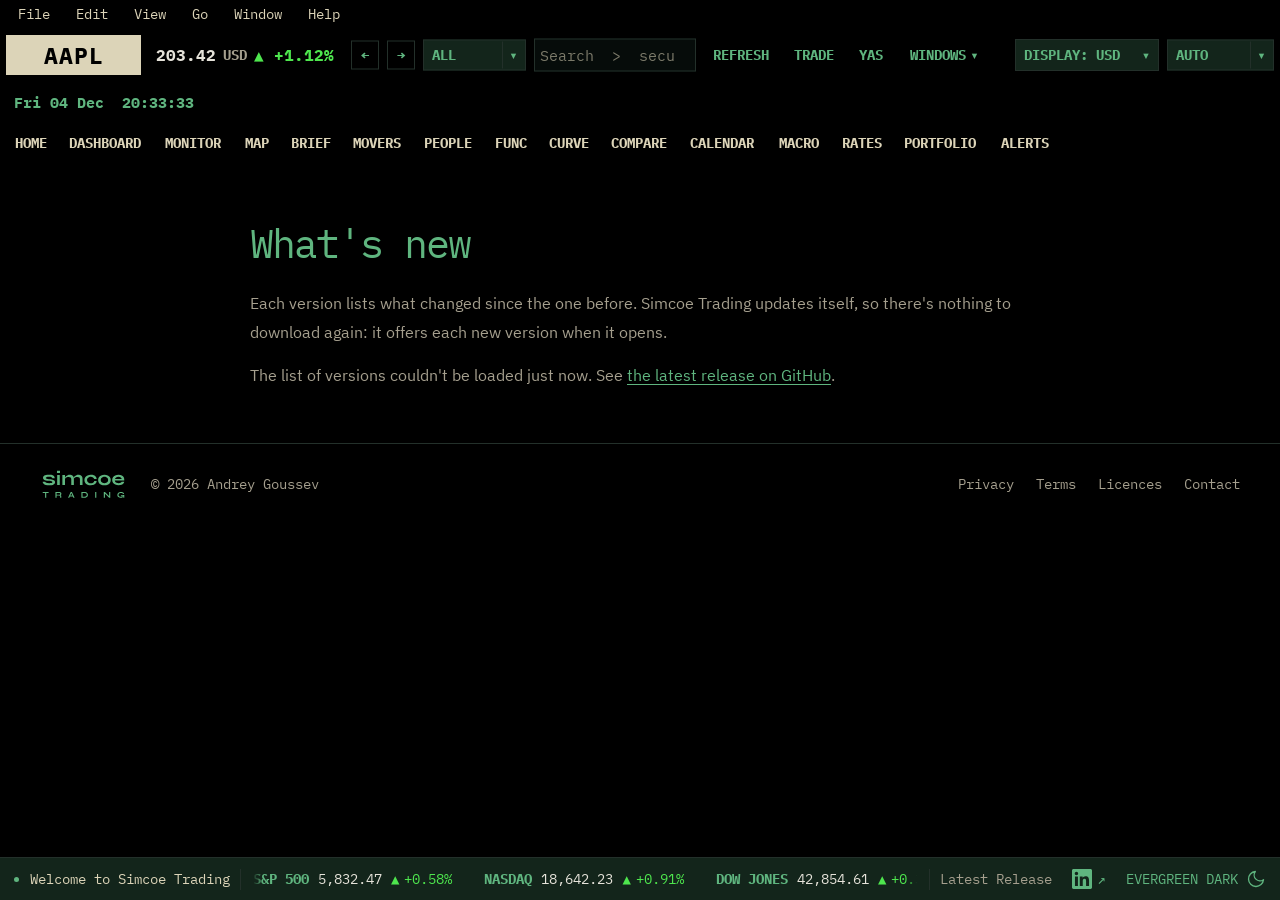
<file: docs/whats-new.html>
<!doctype html>
<html lang="en" data-palette="evergreen" data-theme="dark">
<head>
<meta charset="utf-8">
<meta name="viewport" content="width=device-width, initial-scale=1">
<meta http-equiv="Content-Security-Policy" content="default-src 'self'; script-src 'self'; style-src 'self'; font-src 'self'; img-src 'self' data:; connect-src https://api.github.com; base-uri 'none'; form-action 'none'; object-src 'none'">
<title>What&#x27;s new · Simcoe Trading</title>
<meta name="description" content="The changes in each version of Simcoe Trading.">
<meta name="color-scheme" content="light dark">
<meta name="theme-color" content="#000000">
<link rel="canonical" href="https://simcoetrading.com/whats-new.html">
<meta property="og:type" content="website">
<meta property="og:site_name" content="Simcoe Trading">
<meta property="og:title" content="What&#x27;s new · Simcoe Trading">
<meta property="og:description" content="The changes in each version of Simcoe Trading.">
<meta property="og:url" content="https://simcoetrading.com/whats-new.html">
<meta property="og:image" content="https://simcoetrading.com/og-image.png">
<meta name="twitter:card" content="summary_large_image">
<link rel="icon" href="favicon.svg" type="image/svg+xml">
<link rel="icon" href="favicon-32.png" sizes="32x32" type="image/png">
<link rel="apple-touch-icon" href="apple-touch-icon.png">
<link rel="preload" href="fonts/IBMPlexMono-Regular.woff2" as="font" type="font/woff2" crossorigin>
<link rel="preload" href="fonts/IBMPlexSans-Regular.woff2" as="font" type="font/woff2" crossorigin>
<script src="theme.js"></script>
<link rel="stylesheet" href="site.css?v=682dd5d7be">
<script src="site.js" defer></script>
<script src="chrome.js" type="module"></script>
<script src="terminal.js" type="module"></script>
</head>
<body class="page-whats-new">
<a class="skip" href="#main">Skip to content</a>
<header class="terminal-chrome">
  <nav class="terminal-menubar" aria-label="Application menu">
    <details class="app-menu"><summary>File</summary><div class="app-menu-popup">
      <button type="button" data-chrome-action="account">Account…</button>
      <button type="button" data-chrome-action="quit">Quit</button>
    </div></details>
    <details class="app-menu"><summary>Edit</summary><div class="app-menu-popup">
      <button type="button" data-chrome-action="find">Find in page</button>
      <button type="button" data-chrome-action="command">Go to the command line</button>
    </div></details>
    <details class="app-menu"><summary>View</summary><div class="app-menu-popup">
      <button type="button" data-chrome-action="theme">Theme…</button>
      <hr>
      <button type="button" data-chrome-action="zoom-in">Zoom in</button>
      <button type="button" data-chrome-action="zoom-out">Zoom out</button>
      <button type="button" data-chrome-action="zoom-auto">Auto size (for this screen)</button>
      <hr>
      <button type="button" data-chrome-action="currency">Display currency</button>
      <button type="button" data-chrome-action="sounds">Sounds…</button>
      <hr>
      <button type="button" data-chrome-action="refresh">Refresh now</button>
    </div></details>
    <details class="app-menu"><summary>Go</summary><div class="app-menu-popup">
      <button type="button" data-chrome-action="back">Back</button>
      <button type="button" data-chrome-action="forward">Forward</button>
    </div></details>
    <details class="app-menu"><summary>Window</summary><div class="app-menu-popup">
      <button type="button" data-chrome-action="window-func">New FUNC window</button>
      <button type="button" data-chrome-action="trade">Trade ticket</button>
      <button type="button" data-chrome-action="dock">Dock every window</button>
      <hr>
      <button type="button" data-chrome-action="workspaces">Workspaces</button>
    </div></details>
    <details class="app-menu"><summary>Help</summary><div class="app-menu-popup">
      <button type="button" data-chrome-action="about">About Simcoe Trading</button>
      <button type="button" data-chrome-action="shortcuts">Keyboard shortcuts</button>
      <button type="button" data-chrome-action="guide">Trading guide</button>
      <button type="button" data-chrome-action="updates">Check for updates…</button>
    </div></details>
  </nav>
  <div class="command-bar">
    <a class="context-symbol" href="./" data-context-symbol aria-label="Loaded security; return home">AAPL</a>
    <span class="context-quote" data-context-quote><strong>203.42</strong><small>USD</small><span class="up">▲ +1.12%</span></span>
    <div class="history-controls"><button type="button" data-history="back" aria-label="Go back" title="Go back">←</button><button type="button" data-history="forward" aria-label="Go forward" title="Go forward">→</button></div>
    <label class="terminal-select search-type-control"><span class="sr">Security search type</span><select id="search-type" aria-label="Security search type"><option>ALL</option><option>EQUITY</option><option>ETF</option><option>INDEX</option><option>FX</option><option>CRYPTO</option><option>FUTURE</option><option>BOND</option></select></label>
    <div class="command-search">
      <label class="sr" for="command-input">Search tabs, securities, or functions</label>
      <input id="command-input" type="search" placeholder="Search  &gt;  security (AAPL · TD.TO · MSFT) · or function (EQS · DES · PORT)" autocomplete="off" spellcheck="false" role="combobox" aria-autocomplete="list" aria-expanded="false" aria-controls="command-results">
      <div id="command-results" class="command-results" role="listbox" aria-label="Search results" hidden></div>
    </div>
    <div class="toolbar-actions">
      <button type="button" class="terminal-action" data-chrome-action="refresh">REFRESH</button>
      <button type="button" class="terminal-action" data-chrome-action="trade">TRADE</button>
      <button type="button" class="terminal-action" data-chrome-action="yas">YAS</button>
      <details class="app-menu windows-menu"><summary class="terminal-action">WINDOWS<span aria-hidden="true">▾</span></summary><div class="app-menu-popup" data-windows-menu></div></details>
    </div>
    <label class="terminal-select currency-control"><span class="sr">Display currency</span><select id="display-currency" aria-label="Display currency"><option value="USD">DISPLAY: USD</option><option value="CAD">DISPLAY: CAD</option><option value="EUR">DISPLAY: EUR</option><option value="GBP">DISPLAY: GBP</option><option value="JPY">DISPLAY: JPY</option><option value="CHF">DISPLAY: CHF</option><option value="AUD">DISPLAY: AUD</option></select></label>
    <label class="terminal-select zoom-control"><span class="sr">Interface zoom</span><select id="ui-zoom" aria-label="Interface zoom"><option value="auto">AUTO</option><option value="95">95%</option><option value="100">100%</option><option value="110">110%</option><option value="125">125%</option><option value="150">150%</option></select></label>
    <time class="terminal-clock" data-clock>LOCAL TIME</time>
  </div>
  <nav class="terminal-tabs" aria-label="Terminal pages">
    <a href="./#home" data-view-link="home">HOME</a>
    <a href="./#dashboard" data-view-link="dashboard">DASHBOARD</a>
    <a href="./#monitor" data-view-link="monitor">MONITOR</a>
    <a href="./#map" data-view-link="map">MAP</a>
    <a href="./#brief" data-view-link="brief">BRIEF</a>
    <a href="./#movers" data-view-link="movers">MOVERS</a>
    <a href="./#people" data-view-link="people">PEOPLE</a>
    <a href="./#func" data-view-link="func">FUNC</a>
    <a href="./#curve" data-view-link="curve">CURVE</a>
    <a href="./#compare" data-view-link="compare">COMPARE</a>
    <a href="./#calendar" data-view-link="calendar">CALENDAR</a>
    <a href="./#macro" data-view-link="macro">MACRO</a>
    <a href="./#rates" data-view-link="rates">RATES</a>
    <a href="./#portfolio" data-view-link="portfolio">PORTFOLIO</a>
    <a href="./#alerts" data-view-link="alerts">ALERTS</a>
  </nav>
  <div class="preview-badge" id="preview-badge" role="status" aria-label="App preview notice" hidden>
    <span>THIS IS A PREVIEW OF THE APP</span>
    <a href="./#download" class="preview-badge-btn">DOWNLOAD <span aria-hidden="true">↓</span></a>
  </div>
  <aside class="dashboard-callout" id="dashboard-callout" aria-label="Dashboard preview tip" hidden>
    <svg class="callout-arrow" viewBox="0 0 38 28" width="38" height="28" fill="none" aria-hidden="true">
      <path d="M 30 26 C 22 22, 8 13, 8 5" stroke="currentColor" stroke-width="2" stroke-linecap="round"/>
      <polygon points="8,1 3,7 13,7" fill="currentColor"/>
    </svg>
    <div class="callout-bubble">
      <a href="./#dashboard" class="callout-link">Take a look</a>
      <button type="button" class="callout-close" data-callout-close aria-label="Dismiss">×</button>
    </div>
  </aside>
</header>
<main id="main">
<section class="band">
  <div class="wrap narrow">
    <h1>What's new</h1>
    <p class="lead">Each version lists what changed since the one before. Simcoe Trading updates itself, so there's
      nothing to download again: it offers each new version when it opens.</p>
    <div class="releases" data-releases>
      <p class="muted">See <a href="https://github.com/sparnglbarngl-lab/simcoe-trading/releases">every release on
        GitHub</a>.</p>
    </div>
  </div>
</section>

</main>
<footer class="site-footer">
  <div class="footer-identity"><a href="./" aria-label="Simcoe Trading home"><svg aria-hidden="true" focusable="false" xmlns="http://www.w3.org/2000/svg" viewBox="-8.12 -21.2 261.19 97.48"><path d="M0.03 19.91L7.22 19.91C7.68 21.27 8.76 22.38 10.67 23.24C12.84 24.1 15.97 24.53 20.02 24.53C22.71 24.53 24.7 24.39 26.02 24.11C27.24 23.83 28.02 23.42 28.43 22.88C28.81 22.35 29 21.73 29 21.05C29 20.21 28.69 19.57 28.04 19.1C27.34 18.64 26.18 18.27 24.48 17.99C22.67 17.72 20.23 17.46 17.19 17.22C14.2 16.94 11.52 16.6 9.25 16.2C7.41 15.79 6.03 15.26 4.83 14.6C3.63 13.94 2.68 13.1 1.98 12.08C1.27 11.06 0.92 9.81 0.92 8.33C0.92 6.89 1.27 5.61 1.98 4.49C2.68 3.37 3.66 2.43 4.92 1.67C6.17 0.91 7.66 0.33 9.79 -0.07C12.37 -0.47 15.5 -0.67 19.03 -0.67C24.22 -0.67 27.91 -0.24 30.13 0.62C32.09 1.48 33.56 2.68 34.54 4.22C35.53 5.76 36.02 7.53 36.02 9.53L29.07 9.53C28.69 8.05 27.88 6.98 26.54 6.32C25.07 5.66 22.6 5.33 19.03 5.33C15.5 5.33 12.95 5.63 11.34 6.23C9.86 6.84 9.18 7.66 9.18 8.69C9.18 9.53 9.6 10.18 10.48 10.64C11.42 11.1 12.9 11.47 14.99 11.75C17.16 12.03 19.93 12.33 23.19 12.66C25.74 12.98 27.88 13.34 29.56 13.73C30.98 14.13 32.25 14.64 33.37 15.26C34.49 15.88 35.38 16.7 36.04 17.72C36.7 18.74 37.04 20.03 37.04 21.59C37.04 23.51 36.49 25.13 35.39 26.45C34.29 27.78 32.72 28.79 30.68 29.48C28.5 30.18 25 30.53 20.1 30.53C15.57 30.53 11.9 30.26 9.22 29.72C7.12 29.18 5.61 28.48 4.41 27.62C3.21 26.76 2.28 25.84 1.62 24.86C0.96 23.88 0.51 22.95 0.27 22.07C0.03 21.19 -0.05 20.47 0.03 19.91ZM51.91 -13.08L51.91 -6.25L42.85 -6.25L42.85 -13.08L51.91 -13.08ZM43.44 0L51.24 0L51.24 29.81L43.44 29.81L43.44 0ZM59.04 0L66.85 0L66.85 29.81L59.04 29.81L59.04 0ZM80.71 -0.67C82.54 -0.67 84.24 -0.43 85.8 0.05C87.36 0.54 88.72 1.28 89.88 2.28C91.04 3.28 91.93 4.55 92.57 6.09C93.22 7.62 93.54 9.45 93.54 11.58L93.54 29.81L85.74 29.81L85.74 12.95C85.74 10.43 85.13 8.58 83.9 7.41C82.68 6.23 80.68 5.64 77.91 5.64C75.83 5.64 73.94 6.04 72.26 6.84C70.58 7.63 69.22 8.64 68.17 9.86C67.12 11.08 66.52 12.35 66.36 13.67L66.36 10.61C66.56 9.21 67.02 7.85 67.74 6.53C68.46 5.21 69.43 4 70.65 2.9C71.88 1.8 73.33 0.93 75 0.29C76.68 -0.35 78.58 -0.67 80.71 -0.67ZM106.71 -0.67C108.54 -0.67 110.24 -0.43 111.79 0.05C113.35 0.54 114.71 1.28 115.86 2.28C117.02 3.28 117.93 4.55 118.59 6.09C119.25 7.62 119.58 9.45 119.58 11.58L119.58 29.81L111.79 29.81L111.79 12.95C111.79 10.43 111.16 8.58 109.92 7.41C108.67 6.23 106.67 5.64 103.89 5.64C101.81 5.64 99.93 6.04 98.24 6.84C96.55 7.63 95.19 8.64 94.14 9.86C93.1 11.08 92.52 12.35 92.39 13.67L92.39 10.44C92.59 9.11 93.07 7.79 93.83 6.48C94.59 5.16 95.59 3.96 96.83 2.88C98.07 1.79 99.52 0.93 101.18 0.29C102.83 -0.35 104.68 -0.67 106.71 -0.67ZM162.05 18.05C161.85 20.65 161.02 22.89 159.56 24.77C158.1 26.65 156.09 28.08 153.53 29.06C150.97 30.04 147.93 30.53 144.41 30.53C140.73 30.53 137.44 29.94 134.54 28.77C131.64 27.59 129.36 25.85 127.7 23.55C126.04 21.24 125.21 18.4 125.21 15C125.21 11.59 126.04 8.73 127.7 6.41C129.36 4.1 131.64 2.34 134.54 1.13C137.44 -0.07 140.73 -0.67 144.41 -0.67C147.93 -0.67 150.95 -0.18 153.47 0.8C155.99 1.79 157.98 3.2 159.44 5.04C160.9 6.88 161.75 9.09 161.99 11.69L154.85 11.69C154.17 9.69 152.91 8.13 151.07 7.01C149.24 5.89 147.01 5.33 144.41 5.33C142.33 5.33 140.44 5.69 138.74 6.41C137.04 7.14 135.68 8.21 134.66 9.62C133.64 11.04 133.13 12.83 133.13 15C133.13 17.11 133.63 18.88 134.63 20.3C135.63 21.73 136.99 22.79 138.71 23.48C140.43 24.18 142.33 24.53 144.41 24.53C147.21 24.53 149.5 23.97 151.29 22.85C153.07 21.73 154.28 20.13 154.91 18.05L162.05 18.05ZM185.38 30.53C181.63 30.53 178.32 29.93 175.46 28.73C172.59 27.54 170.36 25.79 168.76 23.48C167.16 21.18 166.36 18.35 166.36 15C166.36 11.64 167.16 8.78 168.76 6.45C170.36 4.11 172.59 2.34 175.46 1.13C178.32 -0.07 181.63 -0.67 185.38 -0.67C189.14 -0.67 192.43 -0.07 195.25 1.13C198.08 2.34 200.29 4.11 201.89 6.45C203.49 8.78 204.29 11.64 204.29 15C204.29 18.35 203.49 21.18 201.89 23.48C200.29 25.79 198.08 27.54 195.25 28.73C192.43 29.93 189.14 30.53 185.38 30.53ZM185.38 24.53C187.46 24.53 189.34 24.16 191 23.42C192.66 22.68 193.97 21.6 194.93 20.18C195.88 18.76 196.36 17.03 196.36 15C196.36 12.96 195.88 11.21 194.93 9.74C193.97 8.28 192.67 7.17 191.03 6.41C189.39 5.66 187.5 5.28 185.38 5.28C183.31 5.28 181.43 5.66 179.75 6.41C178.06 7.17 176.73 8.27 175.75 9.71C174.78 11.15 174.29 12.92 174.29 15C174.29 17.03 174.76 18.76 175.72 20.18C176.68 21.6 178 22.68 179.68 23.42C181.37 24.16 183.26 24.53 185.38 24.53ZM237.22 19.91L244.79 19.91C244.46 21.95 243.61 23.77 242.23 25.37C240.85 26.97 238.98 28.23 236.62 29.15C234.26 30.07 231.38 30.53 227.99 30.53C224.19 30.53 220.82 29.92 217.9 28.7C214.98 27.48 212.7 25.71 211.06 23.39C209.42 21.07 208.6 18.27 208.6 15C208.6 11.72 209.4 8.91 211 6.56C212.6 4.22 214.83 2.43 217.69 1.19C220.56 -0.05 223.91 -0.67 227.74 -0.67C231.66 -0.67 234.92 -0.05 237.52 1.19C240.12 2.43 242.06 4.3 243.32 6.8C244.58 9.3 245.1 12.49 244.89 16.38L216.46 16.38C216.66 17.9 217.23 19.28 218.17 20.52C219.11 21.76 220.39 22.73 222.01 23.45C223.63 24.17 225.56 24.53 227.8 24.53C230.28 24.53 232.35 24.1 234.01 23.24C235.67 22.38 236.74 21.27 237.22 19.91ZM227.38 5.28C224.5 5.28 222.17 5.91 220.36 7.16C218.56 8.42 217.4 9.97 216.88 11.81L237.16 11.81C236.96 9.81 236.01 8.22 234.31 7.05C232.61 5.87 230.3 5.28 227.38 5.28ZM0 50.98L17.73 50.98L17.73 53.88L0 53.88L0 50.98ZM7.16 53.52L10.61 53.52L10.61 67.81L7.16 67.81L7.16 53.52ZM38.23 67.81L38.23 50.98L49.66 50.98C50.95 50.98 52.08 51.16 53.04 51.52C54 51.88 54.75 52.44 55.29 53.2C55.83 53.95 56.09 54.92 56.09 56.09C56.09 56.9 55.96 57.58 55.68 58.13C55.4 58.69 55.02 59.14 54.52 59.49C54.03 59.84 53.46 60.11 52.82 60.29C52.18 60.47 51.49 60.59 50.77 60.64L50.41 60.42C51.61 60.42 52.61 60.51 53.39 60.7C54.17 60.88 54.76 61.21 55.15 61.69C55.54 62.17 55.73 62.88 55.73 63.81L55.73 67.81L52.28 67.81L52.28 64.05C52.28 63.4 52.17 62.9 51.94 62.55C51.71 62.19 51.3 61.95 50.73 61.8C50.15 61.66 49.31 61.59 48.22 61.59L41.69 61.59L41.69 67.81L38.23 67.81ZM41.69 58.89L49.66 58.89C50.62 58.89 51.36 58.66 51.88 58.19C52.39 57.72 52.64 57.09 52.64 56.3C52.64 55.54 52.39 54.96 51.88 54.55C51.36 54.15 50.62 53.95 49.66 53.95L41.69 53.95L41.69 58.89ZM80.31 64.14L80.31 61.27L91.44 61.27L91.44 64.14L80.31 64.14ZM76.12 67.81L84.03 50.98L87.78 50.98L95.77 67.81L91.98 67.81L85.08 52.66L86.73 52.66L79.88 67.81L76.12 67.81ZM125.8 50.98C127.68 50.98 129.26 51.21 130.52 51.66C131.79 52.12 132.8 52.73 133.55 53.5C134.31 54.27 134.85 55.16 135.17 56.16C135.49 57.17 135.66 58.23 135.66 59.34C135.66 60.45 135.48 61.51 135.12 62.53C134.76 63.55 134.19 64.46 133.42 65.25C132.65 66.04 131.64 66.67 130.38 67.12C129.13 67.58 127.6 67.81 125.8 67.81L116.17 67.81L116.17 50.98L125.8 50.98ZM119.62 64.84L125.72 64.84C126.97 64.84 128.01 64.69 128.83 64.39C129.65 64.09 130.3 63.68 130.79 63.16C131.27 62.64 131.62 62.05 131.83 61.39C132.04 60.73 132.14 60.05 132.14 59.34C132.14 58.62 132.04 57.95 131.83 57.3C131.62 56.66 131.27 56.09 130.79 55.59C130.3 55.09 129.65 54.7 128.83 54.4C128.01 54.1 126.97 53.95 125.72 53.95L119.62 53.95L119.62 64.84ZM157.5 50.98L160.95 50.98L160.95 67.81L157.5 67.81L157.5 50.98ZM200.47 64.38L199.38 64.83L199.38 50.98L202.83 50.98L202.83 67.81L199.38 67.81L185.78 54.53L186.86 54.08L186.86 67.81L183.41 67.81L183.41 50.98L186.86 50.98L200.47 64.38ZM234.48 68.16C232.92 68.16 231.51 67.97 230.26 67.61C229 67.24 227.92 66.7 227.01 65.97C226.1 65.24 225.4 64.34 224.91 63.27C224.43 62.19 224.19 60.95 224.19 59.55C224.19 58.12 224.44 56.86 224.95 55.76C225.46 54.66 226.19 53.73 227.14 52.97C228.09 52.21 229.22 51.63 230.52 51.24C231.83 50.85 233.28 50.66 234.88 50.66C236.77 50.66 238.4 50.92 239.77 51.45C241.13 51.97 242.21 52.71 243 53.66C243.79 54.62 244.24 55.76 244.34 57.08L241.02 57.08C240.79 56.38 240.42 55.78 239.91 55.27C239.4 54.76 238.72 54.36 237.89 54.07C237.06 53.78 236.05 53.64 234.88 53.64C233.36 53.64 232.08 53.88 231.02 54.37C229.95 54.85 229.14 55.54 228.59 56.42C228.03 57.31 227.75 58.35 227.75 59.55C227.75 60.7 227.99 61.7 228.48 62.55C228.96 63.39 229.71 64.04 230.73 64.48C231.74 64.93 233.04 65.16 234.61 65.16C235.83 65.16 236.9 65 237.83 64.68C238.76 64.36 239.53 63.93 240.16 63.38C240.78 62.84 241.22 62.22 241.48 61.55L242.83 61.05C242.61 63.29 241.77 65.03 240.3 66.28C238.83 67.53 236.89 68.16 234.48 68.16ZM241.95 67.81C241.95 67.27 241.99 66.65 242.05 65.95C242.12 65.26 242.21 64.55 242.31 63.83C242.42 63.11 242.51 62.44 242.59 61.83L234.91 61.83L234.91 59.62L244.94 59.62L244.94 67.81L241.95 67.81Z" fill="currentColor"/></svg>
</a><span class="footer-copyright">© 2026 Andrey Goussev</span></div>
  <nav class="footer-links" aria-label="About"><a href="privacy.html">Privacy</a><a href="terms.html">Terms</a><a href="licenses.html">Licences</a><a href="mailto:agousse2@uwo.ca">Contact</a></nav>
</footer>
<div class="terminal-status" role="contentinfo" aria-label="Terminal status">
  <span class="status-left"><span class="status-dot" aria-hidden="true"></span><span data-status-text>Welcome to Simcoe Trading</span></span>
  <div class="status-ticker" data-market-ticker role="region" aria-label="Market ticker with illustrative prices" hidden>
    <div class="ticker-window" tabindex="0" aria-label="Sample market prices. Hover or focus to pause scrolling."><div class="ticker-track" data-ticker-track></div></div>
  </div>
  <div class="status-right">
    <a class="status-link status-release" href="whats-new.html"><time data-release-date>Latest Release</time></a>
    <a class="status-link status-linkedin" href="https://www.linkedin.com/in/andrey-goussev/" target="_blank" rel="noopener noreferrer" aria-label="Andrey Goussev on LinkedIn (opens in a new tab)" title="Andrey Goussev on LinkedIn"><svg class="linkedin-icon" viewBox="0 0 24 24" fill="currentColor" aria-hidden="true" focusable="false"><path d="M20.447 20.452h-3.554v-5.569c0-1.328-.027-3.037-1.852-3.037-1.853 0-2.136 1.445-2.136 2.939v5.667H9.351V9h3.414v1.561h.046c.477-.9 1.637-1.85 3.37-1.85 3.601 0 4.267 2.37 4.267 5.455v6.286zM5.337 7.433c-1.144 0-2.063-.926-2.063-2.065 0-1.138.92-2.063 2.063-2.063 1.14 0 2.064.925 2.064 2.063 0 1.139-.925 2.065-2.064 2.065zm1.782 13.019H3.555V9h3.564v11.452zM22.225 0H1.771C.792 0 0 .774 0 1.729v20.542C0 23.227.792 24 1.771 24h20.451C23.2 24 24 23.227 24 22.271V1.729C24 .774 23.2 0 22.222 0h.003z"/></svg><span aria-hidden="true">↗</span></a>
    <button class="status-theme" type="button" data-theme-toggle aria-label="Switch colour theme">
      <span data-theme-label>EVERGREEN DARK</span>
      <svg class="theme-icon-light" viewBox="0 0 24 24" fill="none" stroke="currentColor" stroke-width="1.6" stroke-linecap="round" aria-hidden="true" focusable="false"><circle cx="12" cy="12" r="4"/><path d="M12 2v2m0 16v2M2 12h2m16 0h2M4.93 4.93l1.42 1.42m11.3 11.3 1.42 1.42M4.93 19.07l1.42-1.42m11.3-11.3 1.42-1.42"/></svg>
      <svg class="theme-icon-dark" viewBox="0 0 24 24" fill="none" stroke="currentColor" stroke-width="1.6" stroke-linecap="round" stroke-linejoin="round" aria-hidden="true" focusable="false"><path d="M21 12.8A9 9 0 1 1 11.2 3 7 7 0 0 0 21 12.8Z"/></svg>
    </button>
  </div>
</div>
<dialog class="terminal-dialog" id="theme-dialog" aria-labelledby="theme-dialog-title"><header class="dialog-bar"><h2 id="theme-dialog-title">THEME</h2><button type="button" data-close-dialog aria-label="Close theme settings">×</button></header><div class="panel-body"><div class="dialog-grid"><label class="form-field">COLOUR THEME<select id="palette-select" aria-label="Colour theme"><option value="evergreen">EVERGREEN</option><option value="amber">AMBER</option></select></label><label class="form-field">APPEARANCE<select id="theme-select" aria-label="Appearance"><option value="dark">DARK</option><option value="light">LIGHT</option><option value="system">SYSTEM</option></select></label></div></div></dialog>
<dialog class="terminal-dialog" id="trade-dialog" aria-labelledby="trade-dialog-title"><header class="dialog-bar"><h2 id="trade-dialog-title">TRADE · SAMPLE TICKET</h2><button type="button" data-close-dialog aria-label="Close trade ticket">×</button></header><div class="panel-body"><form class="dialog-grid" data-trade-form><label class="form-field">SECURITY<input name="symbol" value="AAPL" readonly></label><label class="form-field">SIDE<select name="side"><option>BUY</option><option>SELL</option></select></label><label class="form-field">QUANTITY<input name="quantity" type="number" value="10" min="1" max="1000000" step="1" required></label><label class="form-field">ORDER TYPE<select name="type"><option>MARKET</option><option>LIMIT</option></select></label><div class="dialog-wide"><span class="metric-label">INDICATIVE VALUE</span><output class="metric-value" data-trade-value>2,034.20 USD</output></div><button class="action-button primary dialog-wide" type="submit">PREVIEW ORDER</button><output class="dialog-wide" data-trade-result></output></form></div></dialog>
<dialog class="terminal-dialog" id="yas-dialog" aria-labelledby="yas-dialog-title"><header class="dialog-bar"><h2 id="yas-dialog-title">YAS · YIELD &amp; SPREAD</h2><button type="button" data-close-dialog aria-label="Close bond calculator">×</button></header><div class="panel-body"><form class="dialog-grid" data-yas-form><label class="form-field">PRICE PER 100<input name="price" type="number" value="98.50" min="1" max="200" step="0.01" required></label><label class="form-field">COUPON (%)<input name="coupon" type="number" value="4.25" min="0" max="30" step="0.01" required></label><label class="form-field">YEARS TO MATURITY<input name="years" type="number" value="10" min="0.5" max="50" step="0.5" required></label><label class="form-field">BENCHMARK YIELD (%)<input name="benchmark" type="number" value="4.00" min="0" max="30" step="0.01" required></label><button class="action-button primary dialog-wide" type="submit">CALCULATE</button><div class="dialog-wide"><div class="description-row"><span>Yield to maturity</span><output data-yas-yield>—</output></div><div class="description-row"><span>Spread to benchmark</span><output data-yas-spread>—</output></div><p class="dialog-note">Sample fixed-rate bond · semiannual coupons</p></div></form></div></dialog>
<dialog class="terminal-dialog" id="info-dialog" aria-labelledby="info-dialog-title"><header class="dialog-bar"><h2 id="info-dialog-title">SIMCOE TRADING</h2><button type="button" data-close-dialog aria-label="Close dialog">×</button></header><div class="panel-body" data-info-content></div></dialog>
</body>
</html>
</file>
<file: docs/site.css>
/* The desktop terminal's palettes: Evergreen (the default) and Amber, each dark and light, from the app's
   EVERGREEN_DARK / _LIGHT and AMBER_DARK / _LIGHT. theme.js sets data-palette and data-theme on <html>; layout.html
   starts them at Evergreen dark, so pages without JavaScript get it too. All fonts are local. */
@font-face { font-family:"IBM Plex Sans"; src:url("fonts/IBMPlexSans-Regular.woff2") format("woff2"); font-weight:400; font-display:swap; }
@font-face { font-family:"IBM Plex Sans"; src:url("fonts/IBMPlexSans-Bold.woff2") format("woff2"); font-weight:700; font-display:swap; }
@font-face { font-family:"IBM Plex Mono"; src:url("fonts/IBMPlexMono-Regular.woff2") format("woff2"); font-weight:400; font-display:swap; }
@font-face { font-family:"IBM Plex Mono"; src:url("fonts/IBMPlexMono-Bold.ttf") format("truetype"); font-weight:700; font-display:swap; }
@font-face { font-family:"Syne"; src:url("fonts/Syne.woff2") format("woff2"); font-weight:400 800; font-display:swap; }
:root {
  --bg:#000; --panel:#070b09; --line:#23302a; --bar:#13251b; --accent:#5fb57f;
  --text:#dcd4b8; --value:#e6e3da; --dim:#a59f8e; --up:#4ee64e; --down:#ff433d;
  --selection:#1a3a28; --input:#060c0a; --scroll:#2a3830; --accent-ink:#000;
  --font-small:.875rem; --font-body:1rem;
  --sans:"IBM Plex Sans",system-ui,-apple-system,"Segoe UI",sans-serif;
  --mono:"IBM Plex Mono",ui-monospace,Menlo,Consolas,monospace;
  color-scheme:dark;
}
:root[data-theme="light"] {
  --bg:#f1efe7; --panel:#fcfbf7; --line:#d8d5c8; --bar:#dcebdf; --accent:#24683f;
  --text:#4a4330; --value:#0a0a0a; --dim:#6f6a5c; --up:#137d1c; --down:#c62828;
  --selection:#cde6d3; --input:#fff; --scroll:#cfccbf; --accent-ink:#fff;
  color-scheme:light;
}
:root[data-palette="amber"] {
  --bg:#000; --panel:#080808; --line:#2a2a2a; --bar:#1f1f1f; --accent:#ffe03d;
  --text:#fb8b1e; --value:#f2f2f2; --dim:#8c8c8c; --up:#2fdb74; --down:#ff433d;
  --selection:#3d2c0a; --input:#0b0b0b; --scroll:#333; --accent-ink:#131108;
  color-scheme:dark;
}
:root[data-palette="amber"][data-theme="light"] {
  --bg:#efefea; --panel:#fff; --line:#d2d2cc; --bar:#f3e2c4; --accent:#1a1a1a;
  --text:#8a4b00; --value:#0a0a0a; --dim:#6e6e6e; --up:#0a7d3c; --down:#c62828;
  --selection:#f0d49e; --input:#fff; --scroll:#c8c8c2; --accent-ink:#fff;
  color-scheme:light;
}
*,*::before,*::after { box-sizing:border-box; }
html { scroll-behavior:smooth; scroll-padding-top:125px; -webkit-text-size-adjust:100%; scrollbar-color:var(--scroll) var(--bg); scrollbar-width:thin; }
html:has(dialog[open]) { overflow:hidden; }
body { margin:0; padding-bottom:48px; background:var(--bg); color:var(--text); font:var(--font-body)/1.6 var(--sans); -webkit-font-smoothing:antialiased; }
[hidden] { display:none !important; }
a { color:var(--accent); text-underline-offset:3px; }
a:hover { text-decoration-color:currentColor; }
button,input,select,textarea { font:inherit; }
button,a,summary { touch-action:manipulation; -webkit-tap-highlight-color:transparent; }
button,select,summary { cursor:pointer; }
button { border-radius:0; }
button:disabled { opacity:.4; cursor:default; }
:focus-visible { outline:2px solid var(--accent); outline-offset:4px; }
::selection { background:var(--selection); color:var(--value); }
img,svg { max-width:100%; }
h1,h2,h3,h4,p,figure { margin:0; }
h1,h2,h3,h4 { color:var(--value); }
.sr { position:absolute; left:0; top:0; width:1px; height:1px; overflow:hidden; clip-path:inset(50%); white-space:nowrap; }
.skip { position:fixed; top:-80px; left:16px; padding:10px 16px; z-index:200; background:var(--accent); color:var(--accent-ink); }
.skip:focus { top:12px; }
.mono { font-family:var(--mono); }
.muted,.hint { color:var(--dim); }
.up { color:var(--up) !important; }
.down { color:var(--down) !important; }
.status-dot { display:inline-block; width:5px; height:5px; flex-shrink:0; border-radius:50%; background:var(--accent); vertical-align:middle; }

/* Measured from the Qt application at 95%: 29px menu, 40px command row, 29px tabs. */
.terminal-chrome { position:sticky; top:0; z-index:40; background:var(--bg); }
.terminal-menubar { display:flex; align-items:stretch; gap:6px; height:29px; padding:1px 8px; font:14px/19px var(--mono); }
.app-menu { position:relative; flex-shrink:0; }
.app-menu > summary { display:flex; align-items:center; min-height:27px; padding:4px 10px; list-style:none; cursor:pointer; color:var(--text); }
.app-menu > summary::-webkit-details-marker { display:none; }
.app-menu > summary:hover,.app-menu[open] > summary { color:var(--accent); background:var(--selection); }
.app-menu-popup { position:absolute; top:100%; left:0; min-width:250px; max-width:calc(100vw - 16px); max-height:65dvh; overflow:auto; padding:4px 0; border:1px solid var(--line); background:var(--panel); z-index:65; box-shadow:0 8px 20px #0004; }
.app-menu-popup button,.app-menu-popup a { display:flex; align-items:center; gap:12px; width:100%; padding:9px 20px; border:0; background:transparent; color:var(--text); text-align:left; text-decoration:none; white-space:nowrap; font:14px/1.5 var(--mono); }
.app-menu-popup button:hover,.app-menu-popup a:hover { color:var(--accent); background:var(--selection); }
.app-menu-popup hr { height:1px; border:0; margin:4px 8px; background:var(--line); }
.app-menu[open] > .app-menu-popup { border-color:var(--accent); }
.app-menu-popup button:focus-visible,.app-menu-popup a:focus-visible { outline-offset:-3px; color:var(--accent); background:var(--selection); }
.command-bar { display:flex; flex-wrap:wrap; align-items:center; gap:8px; padding:6px 6px 0; font-family:var(--mono); }
.context-symbol { display:grid; place-items:center; flex-shrink:0; min-width:135px; min-height:40px; padding:4px 14px; border:1px solid var(--text); background:var(--text); color:var(--bg); font:700 23px/30px var(--mono); letter-spacing:1px; text-decoration:none; }
.context-quote { display:inline-flex; align-items:center; align-self:stretch; flex-shrink:0; gap:7px; min-width:194px; min-height:40px; padding:0 6px 0 7px; color:var(--value); font:700 16px/1.5 var(--mono); white-space:nowrap; }
.context-quote strong { font:inherit; }
.context-quote small { color:var(--dim); font:700 14px/1.5 var(--mono); }
.history-controls { display:flex; flex-shrink:0; gap:8px; }
.history-controls button { width:28px; height:29px; padding:0; border:1px solid var(--line); background:transparent; color:var(--accent); font:700 14px/1 var(--mono); }
.history-controls button:disabled { opacity:1; color:var(--line); }
.history-controls button:hover { background:var(--bar); }
.terminal-select { position:relative; display:inline-flex; align-items:center; flex-shrink:0; height:31px; }
.terminal-select select { appearance:none; width:100%; height:31px; padding:4px 27px 4px 8px; border:1px solid var(--line); border-radius:0; background:var(--bar); color:var(--accent); font:700 14px/21px var(--mono); }
.terminal-select::after { content:"▾"; display:grid; place-items:center; position:absolute; top:1px; bottom:1px; right:1px; width:18px; border-left:1px solid var(--line); color:var(--accent); font:14px/1 var(--mono); pointer-events:none; }
.search-type-control { width:103px; }
.currency-control { width:144px; height:32px; margin-left:18px; }
.currency-control select { height:32px; }
.currency-control::after { border-left:0; }
.zoom-control { width:107px; }
/* All select menus use the terminal palette, including their rows and keyboard selection. */
select { accent-color:var(--accent); }
select option { background:var(--panel); color:var(--text); font:14px/1.5 var(--mono); }
.site-select { position:relative; display:inline-flex; align-items:center; min-width:0; width:100%; }
.select-trigger { position:relative; display:block; width:100%; min-width:0; min-height:36px; padding:7px 30px 7px 9px; overflow:hidden; text-overflow:ellipsis; border:1px solid var(--line); border-radius:0; background:var(--input); color:var(--value); text-align:left; white-space:nowrap; font:14px/1.5 var(--mono); transition:background .12s,border-color .12s; }
.select-trigger::after { content:"▾"; display:grid; place-items:center; position:absolute; top:1px; bottom:1px; right:1px; width:22px; border-left:1px solid var(--line); color:var(--accent); font:14px/1 var(--mono); }
.select-trigger:hover,.select-trigger[aria-expanded="true"] { border-color:var(--accent); background:var(--bar); }
.select-trigger[aria-expanded="true"]::after { content:"▴"; }
.terminal-select:has(.site-select)::after { content:none; }
.terminal-select .select-trigger { min-height:31px; height:31px; padding:4px 27px 4px 8px; background:var(--bar); color:var(--accent); font-weight:700; line-height:21px; }
.currency-control .select-trigger { min-height:32px; height:32px; }
.currency-control .select-trigger::after { border-left:0; }
.select-menu[popover] { display:none; position:fixed; inset:auto; left:var(--select-left,0px); top:var(--select-top,0px); width:var(--select-width,128px); max-width:calc(100vw - 16px); max-height:var(--select-height,320px); margin:0; padding:4px; overflow:auto; overscroll-behavior:contain; border:1px solid var(--accent); border-radius:0; background:var(--panel); color:var(--text); box-shadow:0 8px 20px #0004; font:14px/1.5 var(--mono); scrollbar-width:thin; scrollbar-color:var(--scroll) var(--panel); }
.select-menu:popover-open { display:block; }
.select-option { display:block; min-height:32px; padding:6px 10px; color:var(--text); white-space:normal; overflow-wrap:anywhere; cursor:pointer; }
.select-option[aria-selected="true"] { color:var(--accent); font-weight:700; }
.select-option.is-active,.select-option:not([aria-disabled="true"]):hover { color:var(--accent); background:var(--selection); }
.select-option[aria-disabled="true"] { opacity:.45; cursor:default; }
@media(pointer:coarse) {
  .select-option { min-height:44px; padding-block:11px; }
}
.command-search { position:relative; display:flex; align-items:center; flex:1; min-width:120px; height:33px; background:var(--input); border:1px solid var(--line); }
.command-search:focus-within { border-color:var(--accent); }
.command-search input { width:100%; min-width:0; height:31px; padding:5px; border:0; outline:none; background:transparent; color:var(--text); font:15px/21px var(--mono); }
.command-search input::placeholder { color:var(--text); opacity:.55; }
.history-controls,.search-type-control,.zoom-control,.command-search { transform:translateY(-.5px); }
.toolbar-actions { display:contents; }
.terminal-action,.windows-menu > summary { display:flex; align-items:center; justify-content:center; flex-shrink:0; gap:5px; align-self:stretch; min-height:40px; padding:3px 8px; border:1px solid transparent; background:transparent; color:var(--accent); font:700 14px/1.5 var(--mono); white-space:nowrap; text-decoration:none; }
.terminal-action:hover,.windows-menu > summary:hover { border-color:var(--line); background:var(--bar); }
.toolbar-actions > [data-chrome-action="refresh"] { width:73px; padding-inline:6px; }
.toolbar-actions > [data-chrome-action="trade"] { width:57px; padding-inline:6px; }
.toolbar-actions > [data-chrome-action="yas"] { width:42px; padding-inline:6px; }
.windows-menu { align-self:stretch; }
.windows-menu > summary { width:89px; height:100%; padding-inline:6px; gap:4px; }
.windows-menu .app-menu-popup { left:auto; right:0; }
.terminal-clock { display:flex; align-items:center; align-self:stretch; flex-shrink:0; width:205px; min-height:40px; padding:0 8px; color:var(--accent); white-space:pre; font:700 15px/1.5 var(--mono); }
.terminal-tabs { display:flex; align-items:stretch; gap:2px; overflow-x:auto; min-height:35px; margin-top:6px; padding:0 6px 6px; scrollbar-width:none; }
.terminal-tabs::-webkit-scrollbar { display:none; }
.terminal-tabs a { display:flex; align-items:center; flex-shrink:0; min-height:29px; padding:5px 9px 3px; border-bottom:2px solid transparent; color:var(--text); font:700 14px/19px var(--mono); text-decoration:none; }
.terminal-tabs a:hover { color:var(--accent); background:var(--bar); }
.terminal-tabs a[aria-current="page"] { color:var(--accent); background:var(--selection); border-bottom-color:var(--accent); }
.terminal-tabs [data-view-link="home"],.terminal-tabs [data-view-link="func"] { width:52px; }
.terminal-tabs [data-view-link="dashboard"] { width:94px; }
.terminal-tabs [data-view-link="monitor"] { width:78px; }
.terminal-tabs [data-view-link="map"] { width:44px; }
.terminal-tabs [data-view-link="brief"],.terminal-tabs [data-view-link="curve"],.terminal-tabs [data-view-link="rates"] { width:60px; }
.terminal-tabs [data-view-link="movers"],.terminal-tabs [data-view-link="people"],.terminal-tabs [data-view-link="alerts"] { width:69px; }
.terminal-tabs [data-view-link="compare"] { width:77px; }
.terminal-tabs [data-view-link="calendar"] { width:87px; }
.terminal-tabs [data-view-link="macro"] { width:61px; }
.terminal-tabs [data-view-link="portfolio"] { width:95px; }
.preview-badge { display:flex; align-items:center; justify-content:center; flex-wrap:wrap; gap:6px 12px; width:fit-content; max-width:calc(100% - 24px); margin:0 auto 6px; padding:4px 8px; border:1px solid var(--down); background:var(--down); color:#fff; font:700 var(--font-small)/1.5 var(--mono); letter-spacing:.04em; text-align:center; box-shadow:0 1px 4px rgba(0,0,0,.25); }
:root[data-theme="dark"] .preview-badge { background:#d32f2f; border-color:var(--down); color:#fff; box-shadow:0 0 10px rgba(255,67,61,.35); }
.preview-badge-btn { display:inline-flex; align-items:center; gap:4px; padding:2px 8px; background:#fff; color:var(--down); font:inherit; text-decoration:none; border-radius:2px; box-shadow:0 1px 3px rgba(0,0,0,.2); transition:transform .15s ease,filter .15s ease; }
.preview-badge-btn:hover { transform:translateY(-1px); filter:brightness(1.08); text-decoration:none; }
:root[data-theme="dark"] .preview-badge-btn { background:#fff; color:#b71c1c; }
.preview-badge.is-animating { animation:preview-attention 500ms cubic-bezier(.2,.8,.25,1); }
.preview-badge.is-animating .preview-badge-btn { animation:preview-btn-pop 500ms cubic-bezier(.2,.8,.25,1); }
@keyframes preview-attention {
  0% { transform:scale(.95); filter:brightness(1.35); box-shadow:0 0 18px rgba(255,67,61,.85); }
  30% { transform:scale(1.04) translateY(-2px); filter:brightness(1.2); box-shadow:0 0 14px rgba(255,67,61,.65); }
  60% { transform:scale(.98) translateY(1px); filter:brightness(1.08); box-shadow:0 0 8px rgba(255,67,61,.4); }
  85% { transform:scale(1.01) translateY(-.5px); }
  100% { transform:scale(1) translateY(0); filter:none; }
}
@keyframes preview-btn-pop {
  0% { transform:scale(.92); }
  35% { transform:scale(1.08); }
  65% { transform:scale(.97); }
  100% { transform:scale(1); }
}
@media (prefers-reduced-motion: reduce) {
  .preview-badge.is-animating, .preview-badge.is-animating .preview-badge-btn { animation:none; }
}
.dashboard-callout { position:absolute; top:calc(100% - 2px); left:var(--callout-left,85px); z-index:50; display:flex; flex-direction:column; align-items:flex-start; filter:drop-shadow(0 4px 12px rgba(0,0,0,.45)); animation:callout-pop .35s cubic-bezier(.16,1,.3,1) forwards; pointer-events:auto; }
.callout-arrow { display:block; margin-left:var(--callout-arrow-left,14px); color:var(--accent); flex-shrink:0; }
.callout-bubble { display:inline-flex; align-items:center; gap:8px; margin-top:-2px; padding:6px 9px 6px 12px; background:var(--accent); color:var(--accent-ink); border-radius:4px; box-shadow:0 2px 6px rgba(0,0,0,.25); white-space:nowrap; }
.callout-link { color:var(--accent-ink); font:700 var(--font-small)/1.2 var(--mono); text-decoration:none; letter-spacing:.02em; }
.callout-link:hover { text-decoration:underline; text-underline-offset:3px; }
.callout-close { display:inline-flex; align-items:center; justify-content:center; width:18px; height:18px; padding:0; border:0; border-radius:2px; background:transparent; color:var(--accent-ink); font:700 14px/1 var(--mono); cursor:pointer; opacity:.75; transition:opacity .15s; }
.callout-close:hover { opacity:1; background:rgba(0,0,0,.15); }
@keyframes callout-pop { 0% { opacity:0; transform:translateY(-8px) scale(.94); } 100% { opacity:1; transform:translateY(0) scale(1); } }
.command-results { position:absolute; top:calc(100% + 5px); left:-1px; right:-1px; padding:5px; border:1px solid var(--accent); background:var(--panel); z-index:60; box-shadow:0 12px 24px #0003; }
.command-option { display:flex; align-items:center; flex-wrap:wrap; gap:4px 12px; width:100%; padding:12px 9px; text-align:left; border:0; background:transparent; color:var(--text); font:var(--font-small)/1.5 var(--mono); }
.command-option strong { color:var(--accent); min-width:95px; }
.command-option span { color:var(--dim); font-family:var(--sans); font-size:var(--font-small); }
.command-option:hover,.command-option[aria-selected="true"] { background:var(--selection); }
.command-empty { padding:12px; color:var(--dim); font-size:var(--font-small); }
.terminal-dialog { width:min(560px,calc(100vw - 28px)); max-height:calc(100dvh - 28px); padding:0; overflow:auto; border:1px solid var(--accent); background:var(--panel); color:var(--text); }
.terminal-dialog::backdrop { background:#0009; }
.dialog-bar { display:flex; align-items:center; justify-content:space-between; gap:15px; padding:9px 12px; background:var(--bar); border-bottom:1px solid var(--line); }
.dialog-bar h2 { color:var(--accent); font:700 14px/1.5 var(--mono); }
.dialog-bar button { flex-shrink:0; width:28px; height:28px; padding:0; border:0; background:transparent; color:var(--accent); font:20px/1 var(--mono); }
.dialog-grid { display:grid; grid-template-columns:repeat(2,minmax(0,1fr)); align-items:start; gap:16px; }
.dialog-wide { grid-column:1 / -1; }
.dialog-grid output { overflow-wrap:anywhere; }
:root[data-ui-zoom="100"] main { zoom:1.05; }
:root[data-ui-zoom="110"] main { zoom:1.16; }
:root[data-ui-zoom="125"] main { zoom:1.32; }
:root[data-ui-zoom="150"] main { zoom:1.58; }
:root[data-header-layout="wrapped"] { scroll-padding-top:180px; }
:root[data-header-layout="stacked"] { scroll-padding-top:280px; }

/* HOME is the website's landing page, within the terminal. */
.terminal-workspace { max-width:1680px; margin:auto; }
.home-view { padding:0 40px; }
.home-intro { display:flex; flex-direction:column; align-items:center; text-align:center; padding:58px 0 49px; }
.intro-kicker { display:flex; align-items:center; justify-content:center; gap:9px; font:var(--font-small)/1.5 var(--mono); letter-spacing:.12em; color:var(--dim); }
.home-wordmark { width:min(365px,75vw); line-height:0; margin:0 0 20px; color:var(--accent); }
.home-wordmark svg { display:block; width:100%; overflow:hidden; fill:currentColor; }
.hero-downloads { display:flex; gap:10px; width:min(1020px,100%); margin-top:27px; scroll-margin-top:125px; }
.download-button { display:flex; align-items:center; gap:12px; flex:1; min-width:0; min-height:64px; padding:13px 17px; color:var(--accent-ink); background:var(--accent); border:1px solid var(--accent); text-align:left; text-decoration:none; transition:transform .15s,background .15s; }
.download-button:hover { transform:translateY(-2px); }
.download-button.alt { color:var(--accent); background:transparent; }
.download-button.alt:hover { background:var(--bar); }
.download-button.is-soon,.download-button.is-soon:hover { color:var(--dim); background:transparent; border:1px dashed var(--line); transform:none; cursor:default; }
.platform-icon { width:24px; height:24px; flex-shrink:0; }
.download-button strong { display:block; font-weight:700; font-size:var(--font-body); }
.download-button small { display:block; font-size:var(--font-small); margin-top:4px; line-height:1.5; }
.download-arrow { font-size:19px; margin-left:auto; padding-left:8px; }
.first-install,.docs-help { color:var(--dim); font-size:var(--font-small); margin-top:10px; }
.first-install a,.docs-help a { color:var(--accent); }
.docs-help { margin-top:6px; }
.home-section { padding:0 0 32px; }
.section-rule { display:flex; align-items:center; justify-content:space-between; flex-wrap:wrap; gap:8px 20px; min-height:40px; padding-bottom:8px; margin-bottom:16px; border-bottom:1px solid var(--line); font:var(--font-small)/1.5 var(--mono); color:var(--dim); letter-spacing:.02em; }
.section-rule h2 { display:flex; align-items:center; gap:11px; color:var(--text); font:700 var(--font-small)/1.5 var(--mono); letter-spacing:.055em; }
.section-index { font-weight:400; color:var(--dim); font-size:var(--font-small); }
.section-rule > span { font-size:var(--font-small); }
.section-rule > a { font-size:var(--font-small); text-decoration:none; }
.section-rule > a span { margin-left:8px; }
.explore-grid { display:grid; grid-template-columns:repeat(3,minmax(0,1fr)); gap:10px; }
.function-tile { display:flex; flex-direction:column; min-height:105px; padding:13px 13px 12px; border:1px solid var(--line); background:transparent; text-decoration:none; transition:border-color .15s,background .15s; }
.function-tile:hover { border-color:var(--accent); background:var(--bar); }
.tile-top { display:flex; align-items:center; justify-content:space-between; font:var(--font-small) var(--mono); }
.tile-top strong { font-weight:700; }
.tile-top > span { color:var(--dim); font-size:var(--font-small); }
.tile-label { color:var(--value); font-size:var(--font-body); margin-top:11px; }
.function-tile small { color:var(--dim); font-size:var(--font-small); line-height:1.5; margin-top:3px; }
.updates-layout { display:grid; grid-template-columns:.85fr 2fr; padding:17px 0 7px; gap:60px; }
.live-label { display:inline-flex; align-items:center; gap:7px; color:var(--accent); font:var(--font-small) var(--mono); letter-spacing:.04em; }
.updates-intro h3 { font-size:27px; font-weight:400; line-height:1.22; letter-spacing:-.025em; margin:14px 0; }
.updates-intro p { font-size:var(--font-body); color:var(--dim); margin-bottom:15px; }
.updates-intro > a { font:var(--font-small) var(--mono); text-decoration:none; }
.updates-intro > a span { margin-left:20px; }
.release-feed { border:1px solid var(--line); background:var(--panel); padding:20px 24px; font-size:var(--font-body); min-width:0; overflow-wrap:anywhere; }
.release-feed > .muted { font:var(--font-small)/1.5 var(--mono); color:var(--accent); margin-bottom:12px; padding-bottom:12px; border-bottom:1px solid var(--line); }
.release-feed-label { font:var(--font-small) var(--mono); color:var(--accent); margin-bottom:16px; }
.release-feed > p:not(.muted):not(.release-feed-label) { color:var(--dim); margin-bottom:14px; }
.changes { list-style:none; padding:0; margin:0; }
.changes li { position:relative; padding:10px 0 10px 19px; border-bottom:1px solid var(--line); color:var(--text); line-height:1.6; }
.changes li::before { content:"+"; position:absolute; left:0; color:var(--accent); font-family:var(--mono); }
.changes li:last-child { border-bottom:0; padding-bottom:2px; }
.creator-section { padding-top:10px; container-type:inline-size; }
.creator-posts { display:grid; grid-template-columns:repeat(3,minmax(0,1fr)); gap:14px; align-items:start; }
/* Real LinkedIn Post Styling */
:root {
  --li-card-bg: #1b1f23;
  --li-card-border: rgba(255, 255, 255, 0.12);
  --li-text-main: rgba(255, 255, 255, 0.9);
  --li-text-sub: rgba(255, 255, 255, 0.6);
  --li-blue: #70b5f9;
  --li-badge-bg: #c37d16;
  --li-line: rgba(255, 255, 255, 0.08);
  --creator-shadow: 0 16px 40px rgba(0, 0, 0, 0.42);
}
[data-theme="light"] {
  --li-card-bg: #ffffff;
  --li-card-border: rgba(0, 0, 0, 0.12);
  --li-text-main: rgba(0, 0, 0, 0.9);
  --li-text-sub: rgba(0, 0, 0, 0.6);
  --li-blue: #0a66c2;
  --li-badge-bg: #915907;
  --li-line: rgba(0, 0, 0, 0.08);
  --creator-shadow: 0 16px 36px rgba(23, 32, 39, 0.12);
}
[data-theme="dark"] {
  --li-card-bg: #1b1f23;
  --li-card-border: rgba(255, 255, 255, 0.12);
  --li-text-main: rgba(255, 255, 255, 0.9);
  --li-text-sub: rgba(255, 255, 255, 0.6);
  --li-blue: #70b5f9;
  --li-badge-bg: #c37d16;
  --li-line: rgba(255, 255, 255, 0.08);
  --creator-shadow: 0 16px 40px rgba(0, 0, 0, 0.42);
}

.creator-post.linkedin-post {
  display: flex;
  flex-direction: column;
  background: var(--li-card-bg);
  border: 1px solid var(--li-card-border);
  border-radius: 8px;
  padding: 16px;
  box-sizing: border-box;
  font-family: -apple-system, system-ui, BlinkMacSystemFont, "Segoe UI", Roboto, "Helvetica Neue", "Fira Sans", Ubuntu, Oxygen, "Oxygen Sans", Cantarell, "Droid Sans", "Apple Color Emoji", "Segoe UI Emoji", "Segoe UI Symbol", "Lucida Grande", Helvetica, Arial, sans-serif;
  color: var(--li-text-main);
  box-shadow: 0 0 0 1px rgba(0, 0, 0, 0.15), 0 2px 3px rgba(0, 0, 0, 0.2);
}

.li-header { display: flex; align-items: flex-start; justify-content: space-between; gap: 8px; margin-bottom: 12px; }
.li-author-row { display: flex; gap: 10px; align-items: flex-start; min-width: 0; }
.li-avatar-wrap { width: 48px; height: 48px; flex-shrink: 0; }
.li-avatar-img { display: block; width: 48px; height: 48px; border-radius: 50%; object-fit: cover; }
.li-author-details { min-width: 0; display: flex; flex-direction: column; }
.li-name-line { display: flex; align-items: center; flex-wrap: wrap; gap: 4px; line-height: 1.25; }
.li-author-name { font-size: 14px; font-weight: 600; color: var(--li-text-main); text-decoration: none; }
.li-author-name:hover { color: var(--li-blue); text-decoration: underline; }
.li-in-badge { display: inline-flex; align-items: center; justify-content: center; width: 14px; height: 14px; background: var(--li-badge-bg); color: #fff; font: 800 9px/1 -apple-system, BlinkMacSystemFont, Arial, sans-serif; border-radius: 2px; flex-shrink: 0; }
.li-degree { font-size: 12px; color: var(--li-text-sub); }
.li-headline { font-size: 12px; color: var(--li-text-sub); line-height: 1.33; margin-top: 2px; white-space: nowrap; overflow: hidden; text-overflow: ellipsis; }
.li-time { font-size: 12px; color: var(--li-text-sub); line-height: 1.33; margin-top: 1px; }

.li-content { font-size: 14px; line-height: 1.45; color: var(--li-text-main); }
.li-content p { margin: 0 0 12px 0; }
.li-content p:last-of-type { margin-bottom: 0; }
.li-content .post-more { margin: 10px 0 12px; }
.li-content .post-more summary { color: var(--li-blue); font-family: -apple-system, system-ui, BlinkMacSystemFont, sans-serif; font-size: 13px; font-weight: 600; }
.li-content .post-preview { margin: 12px 0; }

.li-tags { display: flex; flex-wrap: wrap; gap: 6px; margin-top: 12px; }
.li-tags a { color: var(--li-blue); font-weight: 600; font-size: 14px; text-decoration: none; }
.li-tags a:hover { text-decoration: underline; }

.li-footer { margin-top: auto; padding-top: 10px; border-top: 1px solid var(--li-line); display: flex; align-items: center; justify-content: flex-end; flex-wrap: wrap; gap: 8px; }
.li-view-post { color: var(--li-blue); font-size: 12px; font-weight: 600; text-decoration: none; margin-left: auto; }
.li-view-post:hover { text-decoration: underline; }

.creator-post { min-width:0; border:1px solid var(--line); background:var(--panel); }
.post-author { display:flex; align-items:center; gap:10px; padding:19px 20px 0; }
.author-avatar { display:block; height:36px; width:36px; flex-shrink:0; border:1px solid var(--accent); border-radius:50%; object-fit:cover; }
.post-author h4 { font-size:var(--font-small); font-weight:700; }
.post-author p { color:var(--dim); font-size:var(--font-small); }
.linkedin-mark { display:grid; place-items:center; margin-left:auto; background:var(--accent); color:var(--accent-ink); font:bold 14px/1 Arial,sans-serif; width:18px; height:18px; border-radius:1px; }
.post-content { padding:19px 20px 17px; font-size:var(--font-body); line-height:1.75; color:var(--text); }
.post-content > p + p { margin-top:12px; }
.post-more { margin-top:14px; }
.post-more summary { list-style:none; display:flex; justify-content:space-between; font:var(--font-small)/1.5 var(--mono); color:var(--accent); }
.post-more summary::-webkit-details-marker { display:none; }
.post-more[open] summary { margin-bottom:14px; }
.post-more[open] summary span { transform:rotate(45deg); }
.post-more p + p { margin-top:12px; }
.post-preview { display:block; margin:0 20px 18px; border:1px solid var(--line); text-decoration:none; background:var(--bg); }
.post-preview:hover { border-color:var(--accent); }
.post-preview-bar { display:flex; align-items:center; flex-wrap:wrap; gap:8px 12px; padding:9px 10px; border-bottom:1px solid var(--line); color:var(--accent); font:var(--font-small)/1.5 var(--mono); background:var(--bar); }
.post-preview-bar > span { font-size:var(--font-small); color:var(--dim); }
.post-preview-bar > span:last-child { margin-left:auto; color:var(--accent); font-size:var(--font-small); }
.mini-table { display:block; padding:7px 10px 10px; font:var(--font-small)/2 var(--mono); color:var(--value); }
.mini-table > span { display:grid; grid-template-columns:1fr 1fr 1fr; border-bottom:1px solid var(--line); }
.mini-table > span:first-child { color:var(--dim); font-size:var(--font-small); }
.mini-table i { text-align:right; font-style:normal; }
.mini-table > span:not(:first-child) i:last-child { color:var(--up); }
.post-footer { display:flex; justify-content:space-between; flex-wrap:wrap; gap:8px; border-top:1px solid var(--line); padding:12px 20px; font:var(--font-small)/1.5 var(--mono); color:var(--accent); }
.post-footer > span:last-child { color:var(--dim); font-size:var(--font-small); }
.placeholder-note { color:var(--dim); font:var(--font-small)/1.5 var(--mono); margin-top:12px; text-align:right; }

/* The cards keep their reading order while one rises above its neighbours. */
.creator-section[data-creator-ready] .creator-posts { position:relative; isolation:isolate; grid-template-columns:repeat(3,minmax(0,1fr)); gap:8px; height:var(--creator-stage-h,680px); padding:32px 12px 48px; }
.creator-section[data-creator-ready] .creator-post { position:relative; height:var(--creator-post-h,548px); z-index:1; opacity:.23; filter:saturate(.45); transform:translateY(20px) scale(.97); transform-origin:50% 0; transition:transform .65s cubic-bezier(.22,.8,.25,1),opacity .15s,filter .15s,border-color .15s,box-shadow .3s; }
.creator-section[data-creator-ready] .creator-post:first-of-type { transform-origin:0 0; }
.creator-section[data-creator-ready] .creator-post:nth-of-type(3) { transform-origin:100% 0; }
.creator-section[data-creator-ready] .creator-post.is-focused { z-index:3; opacity:1; filter:none; transform:translateY(0) scale(1.1); box-shadow:var(--creator-shadow); }
.creator-section[data-creator-ready] .creator-post:focus,.creator-section[data-creator-ready] .creator-post:focus-visible { outline:none; }
.creator-section[data-creator-ready] .li-header,.creator-section[data-creator-ready] .li-footer { flex-shrink:0; }
.creator-section[data-creator-ready] .li-content { position:relative; flex:1; min-height:0; overflow:hidden; padding:4px 6px 8px 0; }
.creator-section[data-creator-ready] .li-footer { margin-top:12px; }
.creator-quote-source { -webkit-box-decoration-break:clone; box-decoration-break:clone; transition:background .15s; }
.is-focused .creator-quote-source { background:color-mix(in srgb,var(--accent) 25%,transparent); border-bottom:1px solid var(--accent); }
.creator-connector { position:absolute; inset:0; width:100%; height:100%; z-index:4; overflow:visible; color:var(--accent); pointer-events:none; }
.creator-connector path { fill:none; stroke:currentColor; stroke-width:1.5; vector-effect:non-scaling-stroke; }
.creator-connector circle { fill:currentColor; }
.creator-quote { position:absolute; z-index:5; padding:18px 24px; border:1px solid var(--accent); border-radius:6px; background:var(--panel); box-shadow:var(--creator-shadow); pointer-events:none; }
.creator-quote blockquote { margin:0; color:var(--value); font-size:clamp(17px,1.5cqi,22px); line-height:1.45; }
.creator-quote blockquote p::before { content:"“"; }
.creator-quote blockquote p::after { content:"”"; }
@container (min-width:761px) {
  .creator-quote[data-creator-callout="0"] { top:var(--creator-quote-top-0,60px); }
  .creator-quote[data-creator-callout="1"] { top:var(--creator-quote-top-1,310px); }
  .creator-quote { right:24px; left:auto; width:44%; }
  [data-creator-active="1"] .creator-quote[data-creator-callout="0"] { left:16px; right:auto; width:29%; }
  [data-creator-active="1"] .creator-quote[data-creator-callout="1"] { right:16px; left:auto; width:29%; }
  [data-creator-active="2"] .creator-quote { left:24px; right:auto; width:44%; }
}
@container (min-width:761px) and (max-width:1100px) {
  .creator-quote { padding:16px 18px; }
  .creator-quote blockquote { font-size:clamp(14px,1.35cqi,17px); }
  [data-creator-active="1"] .creator-quote { width:29%; padding:14px 16px; }
}
@container (max-width:760px) {
  .creator-section[data-creator-ready] .creator-posts { grid-template-columns:minmax(0,1fr); grid-template-rows:var(--creator-stage-h,500px) auto auto; gap:0; height:auto; padding:24px 12px 16px; }
  .creator-section[data-creator-ready] .creator-post { position:absolute; top:24px; left:16px; right:16px; height:var(--creator-post-h,480px); transform:translate(-8px,16px) scale(.96); transform-origin:50% 0; }
  .creator-section[data-creator-ready] .creator-post:nth-of-type(2) { transform:translate(0,24px) scale(.96); }
  .creator-section[data-creator-ready] .creator-post:nth-of-type(3) { transform:translate(8px,32px) scale(.96); transform-origin:50% 0; }
  .creator-section[data-creator-ready] .creator-post.is-focused { transform:none; }
  .creator-section .creator-quote { position:relative; grid-row:auto; align-self:start; top:auto; left:auto; right:auto; width:auto; margin-top:16px; padding:20px 24px; }
  .creator-section .creator-quote[data-creator-callout="0"] { grid-row:2; margin-top:32px; }
  .creator-section .creator-quote[data-creator-callout="1"] { grid-row:3; }
  .creator-quote blockquote { font-size:20px; }
}
.start-section { display:flex; justify-content:space-between; align-items:center; gap:20px; margin-top:17px; padding:35px 0 41px; border-top:1px solid var(--line); }
.start-section .intro-kicker { justify-content:flex-start; font-size:var(--font-small); margin-bottom:12px; }
.start-section h2 { font-size:30px; font-weight:400; letter-spacing:-.035em; }
.start-section p:not(.intro-kicker) { color:var(--dim); font-size:var(--font-body); margin-top:9px; }
.start-section .action-button { min-height:48px; padding:13px 28px; border-radius:6px; font-size:15px; font-weight:700; letter-spacing:.02em; gap:12px; box-shadow:0 4px 14px rgba(0,0,0,.25); transition:transform .18s cubic-bezier(.2,.8,.25,1),box-shadow .18s cubic-bezier(.2,.8,.25,1),filter .15s ease; }
:root[data-theme="light"] .start-section .action-button { box-shadow:0 4px 14px rgba(0,0,0,.12); }
.start-section .action-button:hover { transform:translateY(-2px); filter:brightness(1.06); box-shadow:0 8px 22px rgba(0,0,0,.35); }
:root[data-theme="light"] .start-section .action-button:hover { box-shadow:0 8px 18px rgba(0,0,0,.18); }
.start-section .action-button:active { transform:translateY(0); box-shadow:0 2px 6px rgba(0,0,0,.2); }
.start-section .action-button span[aria-hidden="true"] { display:inline-block; font-size:17px; line-height:1; transition:transform .18s ease; }
.start-section .action-button:hover span[aria-hidden="true"] { transform:translateY(-2px); }
@media (prefers-reduced-motion: reduce) {
  .start-section .action-button,.start-section .action-button span[aria-hidden="true"] { transition:none; transform:none; }
}
.action-button { display:inline-flex; align-items:center; justify-content:center; gap:18px; min-height:34px; padding:8px 13px; font:var(--font-small)/1.5 var(--mono); color:var(--accent); border:1px solid var(--line); background:transparent; text-decoration:none; white-space:nowrap; }
.action-button:hover { border-color:var(--accent); background:var(--bar); }
.action-button.primary { background:var(--accent); color:var(--accent-ink); border-color:var(--accent); }
.action-button.primary:hover { filter:brightness(.92); }
.action-button.small { min-height:27px; padding:5px 10px; font-size:var(--font-small); }
.noscript-note { padding:20px; border:1px solid var(--line); color:var(--dim); }

/* Actual desktop app captures shown inside the terminal shell. */
.demo-view { min-height:calc(100dvh - 145px); padding:0 6px 35px; }
body[data-active-view]:not([data-active-view="home"]) .terminal-workspace { max-width:none; }
body[data-active-view]:not([data-active-view="home"]) .site-footer { display:none; }
.app-snapshot-viewport { max-width:100%; overflow-x:auto; overscroll-behavior-x:contain; scrollbar-color:var(--line) var(--bg); }
.app-snapshot picture { display:block; width:max(100%,1908px); }
.app-snapshot img { display:block; width:100%; height:auto; max-width:none; border:1px solid var(--line); }
/* AUTO sizes each screenshot to the measured gap between chrome and status bar. */
:root[data-ui-zoom="auto"] body[data-active-view]:not([data-active-view="home"]) {
  overflow:hidden;
  height:100dvh;
  padding-bottom:0;
}
:root[data-ui-zoom="auto"] .demo-view { min-height:0; padding:0 6px; }
:root[data-ui-zoom="auto"] .app-snapshot-viewport {
  display:flex; justify-content:center; align-items:center;
  max-height:var(--snapshot-fit,calc(100dvh - 193px));
  overflow:hidden;
}
:root[data-ui-zoom="auto"] .app-snapshot picture {
  width:auto; max-width:100%;
  max-height:var(--snapshot-fit,calc(100dvh - 193px));
}
:root[data-ui-zoom="auto"] .app-snapshot img {
  width:auto; height:auto; max-width:100%;
  max-height:var(--snapshot-fit,calc(100dvh - 193px));
  object-fit:contain;
}

/* Compact typography and fields used by the header's sample dialogs. */
.panel-body { padding:16px; }
.panel-body > p { color:var(--dim); font-size:var(--font-body); line-height:1.75; }
.panel-body > p + p { margin-top:12px; }
.control-row { display:flex; align-items:center; flex-wrap:wrap; gap:10px; margin-bottom:16px; }
.control-row label { display:flex; align-items:center; flex-wrap:wrap; max-width:100%; gap:8px; color:var(--dim); font:var(--font-small)/1.5 var(--mono); }
.control-row input[type="search"] { width:210px; }
.dialog-note { font:var(--font-small) var(--mono); color:var(--dim); }
.metric-label { display:block; font:var(--font-small)/1.5 var(--mono); color:var(--dim); letter-spacing:.04em; }
.metric-value { display:block; font:22px/1.5 var(--mono); color:var(--value); margin:5px 0 2px; letter-spacing:-.05em; }
.description-row { display:flex; align-items:center; justify-content:space-between; gap:15px; padding:12px 0; border-bottom:1px solid var(--line); font:var(--font-small) var(--mono); }
.description-row span { color:var(--dim); }
.description-row strong { color:var(--value); font-weight:400; text-align:right; }
.form-field { display:flex; flex-direction:column; min-width:0; gap:8px; color:var(--dim); font:var(--font-small)/1.5 var(--mono); }
.form-field input,.form-field select { min-height:36px; width:100%; padding:7px 9px; background:var(--input); border:1px solid var(--line); border-radius:0; color:var(--value); font:var(--font-small) var(--mono); }

/* Help, changelog, and approved legal text use the same terminal shell. */
.wrap { max-width:1200px; padding:0 35px; margin:auto; }
.narrow { max-width:850px; }
.band { padding:55px 0; overflow-wrap:anywhere; }
.band-alt { background:var(--panel); border-block:1px solid var(--line); }
.band h1 { color:var(--accent); font:400 clamp(28px,4vw,40px)/1.2 var(--mono); letter-spacing:-.05em; margin-bottom:22px; }
.band h2 { color:var(--accent); font:400 22px/1.4 var(--mono); margin:30px 0 15px; }
.band h2:first-child { margin-top:0; }
.band h3 { font-size:16px; margin:25px 0 12px; }
.band p { margin-bottom:16px; }
.band p:last-child { margin-bottom:0; }
.band li { margin-bottom:12px; padding-left:4px; }
.band .lead { font-size:16px; color:var(--dim); line-height:1.8; }
.band .hint { font-size:var(--font-small); padding:15px; border-left:2px solid var(--accent); background:var(--bar); }
.band .jump { display:flex; flex-wrap:wrap; gap:12px; margin-top:24px; font:var(--font-small) var(--mono); }
.steps { padding-left:22px; }
.plain { padding-left:20px; }
.release { padding:25px 0; border-bottom:1px solid var(--line); }
.release h2 { display:flex; align-items:center; gap:15px; font-size:24px; }
.release .when { font:var(--font-small) var(--mono); color:var(--dim); }
.release .changes { font-size:var(--font-small); }
.release .changes li { padding:12px 0 12px 20px; margin:0; }
.lic { width:100%; border-collapse:collapse; font-size:var(--font-small); }
.lic th,.lic td { padding:12px 14px; text-align:left; vertical-align:top; border-bottom:1px solid var(--line); }
.lic th { font:var(--font-small) var(--mono); color:var(--accent); background:var(--bar); }
pre { overflow:auto; background:var(--panel); border:1px solid var(--line); padding:16px; font:var(--font-small)/1.7 var(--mono); white-space:pre-wrap; overflow-wrap:anywhere; }
.site-footer { display:grid; grid-template-columns:1fr auto; align-items:center; gap:24px 25px; margin:0 auto; max-width:1680px; padding:24px 40px 30px; border-top:1px solid var(--line); }
.footer-identity { display:flex; align-items:center; flex-wrap:wrap; gap:16px 24px; }
.footer-identity a { display:block; line-height:0; }
.footer-identity svg { display:block; width:87px; height:auto; color:var(--accent); }
.footer-links { display:flex; align-items:center; flex-wrap:wrap; gap:12px 22px; font:var(--font-small)/1.5 var(--mono); }
.footer-links a { text-decoration:none; color:var(--dim); }
.footer-links a:hover { color:var(--accent); }
.footer-copyright { color:var(--dim); font:var(--font-small) var(--mono); white-space:nowrap; }
.terminal-status { position:fixed; bottom:0; left:0; right:0; display:flex; justify-content:space-between; align-items:center; gap:10px; min-height:36px; padding:7px 14px; border-top:1px solid var(--line); background:var(--bar); color:var(--text); font:var(--font-small)/1.5 var(--mono); z-index:45; }
.status-left,.status-right { display:flex; align-items:center; gap:11px; min-width:0; }
.status-left { flex:0 1 auto; max-width:24%; }
.status-left [data-status-text] { overflow:hidden; text-overflow:ellipsis; white-space:nowrap; }
.status-right { flex-shrink:0; flex-wrap:wrap; gap:8px 20px; font-size:var(--font-small); }
.status-link,.status-theme { display:inline-flex; align-items:center; gap:8px; min-height:28px; padding:2px 0; border:0; background:transparent; color:var(--accent); font:inherit; line-height:1.5; text-decoration:none; white-space:nowrap; cursor:pointer; }
.status-release { color:var(--dim); }
.status-link:hover,.status-theme:hover { text-decoration:underline; text-underline-offset:4px; }
.status-linkedin { justify-content:center; min-width:28px; gap:6px; }
.linkedin-icon { display:block; width:20px; height:20px; }
.status-theme svg { width:20px; height:20px; display:block; flex-shrink:0; }
.theme-icon-dark { display:none; }
:root[data-theme="dark"] .theme-icon-light { display:none; }
:root[data-theme="dark"] .theme-icon-dark { display:block; }
.status-ticker { display:flex; align-items:center; gap:10px; flex:1 1 0; min-width:0; padding-inline:12px; border-inline:1px solid var(--line); }
.ticker-window { flex:1; min-width:0; overflow:hidden; mask-image:linear-gradient(to right,transparent,#000 10px,#000 calc(100% - 10px),transparent); }
.ticker-track { display:flex; width:max-content; animation:market-ticker-scroll 90s linear infinite; }
.ticker-group { display:flex; align-items:center; flex-shrink:0; gap:32px; padding-inline-end:32px; }
.ticker-quote { display:inline-flex; align-items:center; gap:9px; white-space:nowrap; font:var(--font-small)/1.5 var(--mono); font-variant-numeric:tabular-nums; }
.ticker-symbol { color:var(--accent); font-weight:700; }
.ticker-price { color:var(--value); }
.ticker-change { display:inline-flex; align-items:center; gap:5px; }
.ticker-window:hover .ticker-track,.ticker-window:focus .ticker-track { animation-play-state:paused; }
@keyframes market-ticker-scroll { to { transform:translateX(-50%); } }

@media(min-width:1550px) {
  .home-view { padding-inline:55px; }
  .home-intro { padding-block:67px 57px; }
  .home-wordmark { width:405px; }
  .function-tile { padding:16px; min-height:113px; }
}
@media(max-width:1150px) {
  .status-left { display:none; }
  .home-view { padding-inline:28px; }
  .explore-grid { grid-template-columns:repeat(3,minmax(0,1fr)); }
  .post-author { padding:16px 14px 0; gap:8px; }
  .post-content { padding:16px 14px; }
  .post-preview { margin-inline:14px; }
  .post-footer { padding-inline:14px; font-size:var(--font-small); }
  .creator-posts { grid-template-columns:repeat(2,minmax(0,1fr)); }
  .site-footer { grid-template-columns:1fr; gap:18px; }
  .market-chip:nth-child(n+4) { display:none; }
}
@media(max-width:760px) {
  html { scroll-padding-top:165px; }
  body { padding-bottom:114px; }
  .home-view { padding-inline:20px; }
  .home-intro { padding:45px 0 35px; }
  .intro-kicker { font-size:var(--font-small); letter-spacing:.065em; }
  .home-wordmark { width:290px; margin-block:0 18px; }
  .home-tagline { font-size:19px; }
  .hero-downloads { flex-direction:column; max-width:300px; gap:8px; margin-top:25px; }
  .download-button { padding:12px 11px; gap:8px; min-height:62px; }
  .download-button strong { font-size:var(--font-body); }
  .download-button small { font-size:var(--font-small); }
  .platform-icon { width:20px; height:20px; }
  .download-arrow { font-size:16px; padding:0; }
  .section-rule { margin-bottom:10px; }
  .section-rule > span { display:none; }
  .section-rule h2 { font-size:var(--font-small); gap:8px; }
  .explore-grid { grid-template-columns:repeat(2,minmax(0,1fr)); gap:7px; }
  .function-tile { min-height:106px; padding:12px; }
  .tile-top { font-size:var(--font-small); }
  .tile-label { font-size:var(--font-body); }
  .updates-layout { grid-template-columns:1fr; gap:22px; padding-top:13px; }
  .updates-intro h3 { font-size:25px; margin-block:10px; }
  .updates-intro p br { display:none; }
  .release-feed { padding:16px; }
  .creator-posts { grid-template-columns:1fr; gap:14px; }
  .post-author { padding:19px 20px 0; }
  .post-content { padding:19px 20px; font-size:var(--font-body); }
  .post-author h4 { font-size:var(--font-small); }
  .post-author p { font-size:var(--font-small); }
  .post-preview { margin-inline:20px; }
  .post-footer { padding:12px 20px; font-size:var(--font-small); }
  .placeholder-note { font-size:var(--font-small); text-align:left; }
  .start-section { align-items:flex-start; flex-direction:column; padding-block:27px; gap:20px; }
  .start-section h2 { font-size:27px; }
  .site-footer { grid-template-columns:1fr; padding:24px 20px 25px; gap:20px; }
  .footer-links { flex-wrap:wrap; gap:18px; font-size:var(--font-small); }
  .footer-copyright { text-align:left; }
  .terminal-status { flex-direction:column; align-items:stretch; padding:6px 10px; min-height:58px; font-size:var(--font-small); gap:4px; }
  .status-right { font-size:var(--font-small); }
  .status-left,.status-right { gap:6px; }
  .status-left { display:none; }
  .status-ticker { flex:none; width:100%; padding:0; border:0; min-height:28px; }
  .status-right { display:grid; grid-template-columns:auto auto; gap:2px 10px; justify-content:space-between; }
  .status-release { grid-column:1 / -1; }
  .status-theme { justify-self:end; }
  .control-row input[type="search"] { width:min(210px,100%); }
  .panel-body { padding:14px; }
  .wrap { padding-inline:22px; }
  .band { padding-block:35px; }
  .band .lead { font-size:var(--font-body); }
}
@media(max-width:390px) {
  .home-view { padding-inline:15px; }
  .hero-downloads { flex-direction:column; max-width:280px; }
  .download-button { min-height:58px; }
  .home-intro { padding-top:35px; }
  .home-wordmark { width:250px; }
  .hero-downloads { margin-top:22px; }
}
@media(max-width:760px) {
  html { scroll-padding-top:290px; }
  .terminal-menubar { gap:0; padding-inline:2px; }
  .terminal-menubar .app-menu > summary { padding-inline:7px; }
  .terminal-menubar .app-menu-popup { position:fixed; top:29px; left:8px; right:8px; width:auto; min-width:0; max-width:none; }
  .context-symbol { min-width:80px; font-size:20px; }
  .context-quote { min-width:194px; }
  .command-search input { font-size:16px; }
  .currency-control { margin-left:0; }
  .terminal-clock { display:none; }
  .dialog-grid { grid-template-columns:minmax(0,1fr); }
}
/* Phones: the header scrolls away with the page and the status bar sits at its end, so the page gets the whole
   screen (pinned, the two took almost half of it). Desktop keeps both pinned. */
@media(max-width:760px) {
  html { scroll-padding-top:0; }
  body { padding-bottom:0; }
  .terminal-chrome { position:relative; }
  .terminal-status { position:static; }
  :root[data-ui-zoom="auto"] body[data-active-view]:not([data-active-view="home"]) { overflow:visible; height:auto; }
  :root[data-ui-zoom="auto"] .app-snapshot-viewport,
  :root[data-ui-zoom="auto"] .app-snapshot picture,
  :root[data-ui-zoom="auto"] .app-snapshot img { max-height:none; }
}
@media(prefers-reduced-motion:reduce) {
  html { scroll-behavior:auto; }
  *,*::before,*::after { transition:none !important; animation:none !important; }
  .ticker-window { overflow-x:auto; scrollbar-width:thin; }
  .ticker-group[aria-hidden="true"] { display:none; }
}
@media print {
  .terminal-chrome,.terminal-status,.site-footer { display:none; }
  .creator-connector,.creator-quote { display:none; }
  .creator-section[data-creator-ready] .creator-posts { display:block; height:auto; padding:0; }
  .creator-section[data-creator-ready] .creator-post { position:static; height:auto; margin-bottom:20px; opacity:1; transform:none; filter:none; box-shadow:none; }
  .creator-section[data-creator-ready] .li-content { overflow:visible; }
  body { background:#fff; color:#000; padding:0; }
}
</file>
